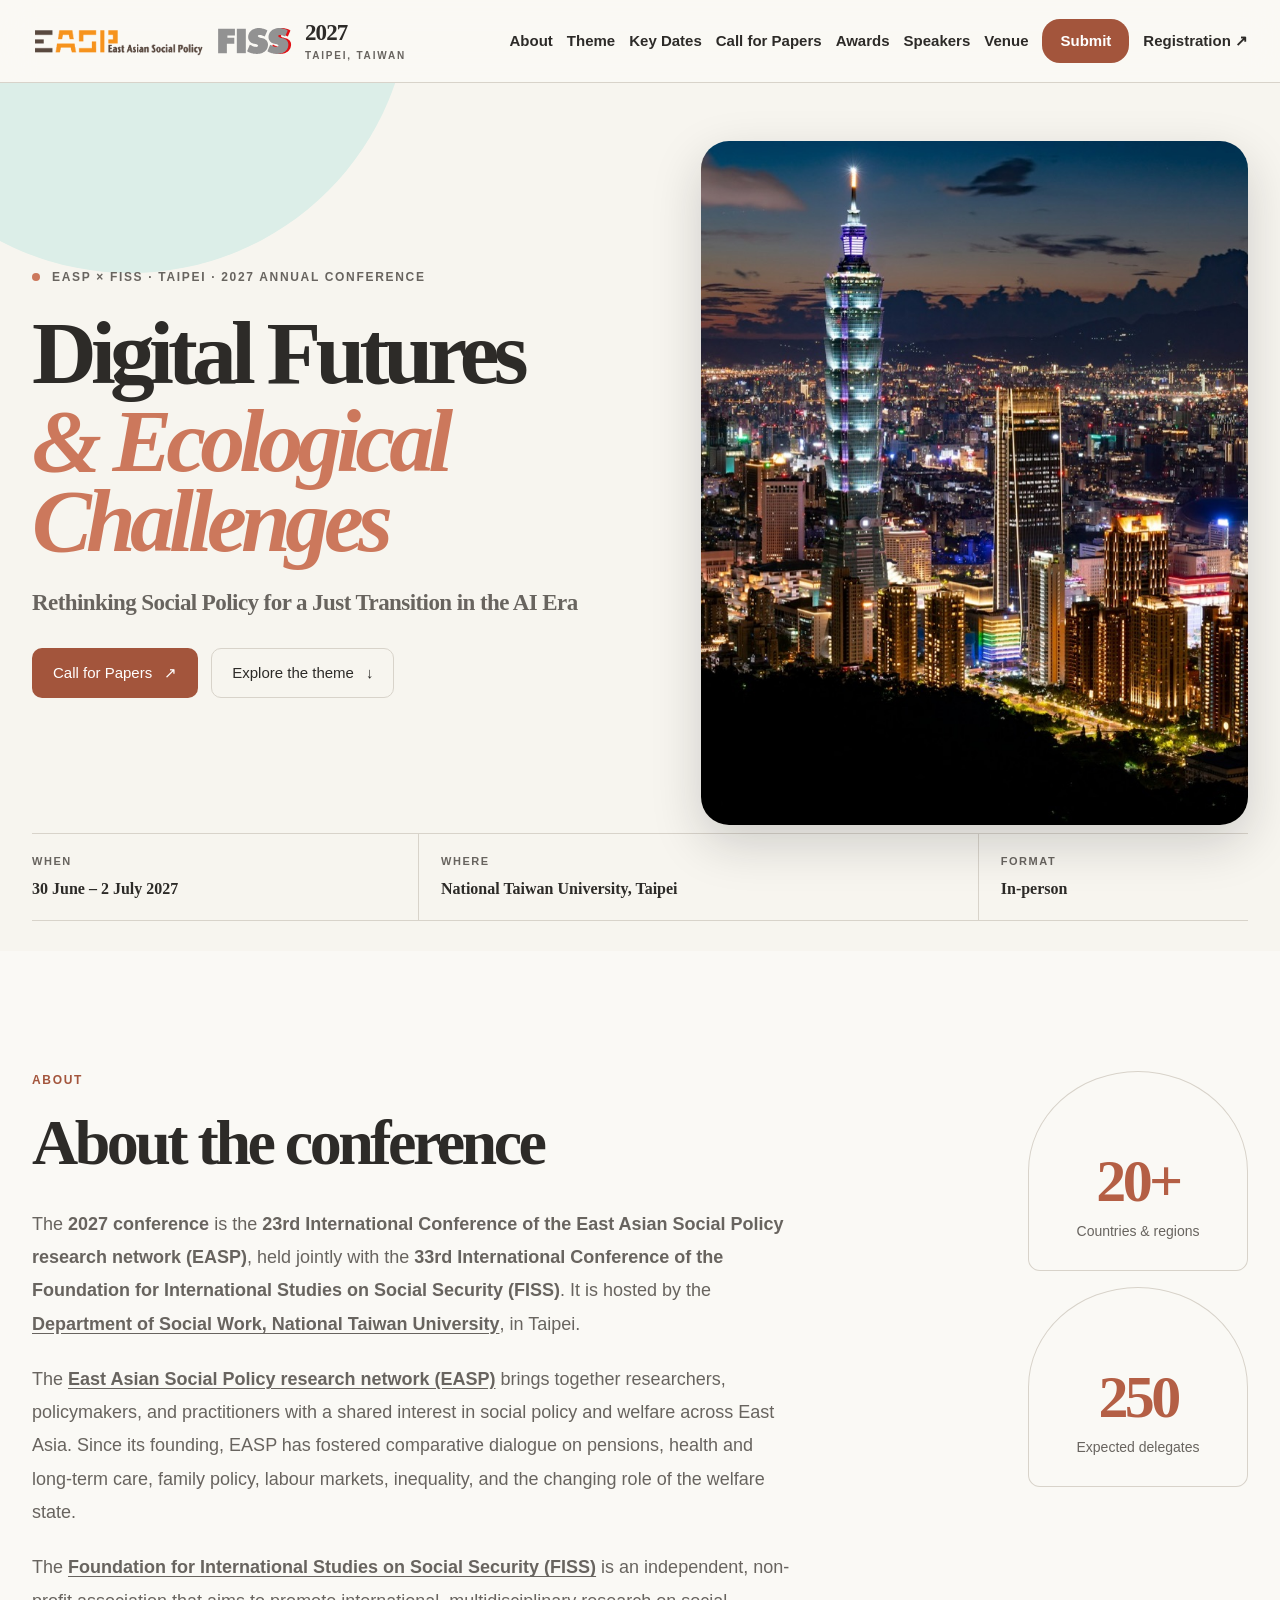
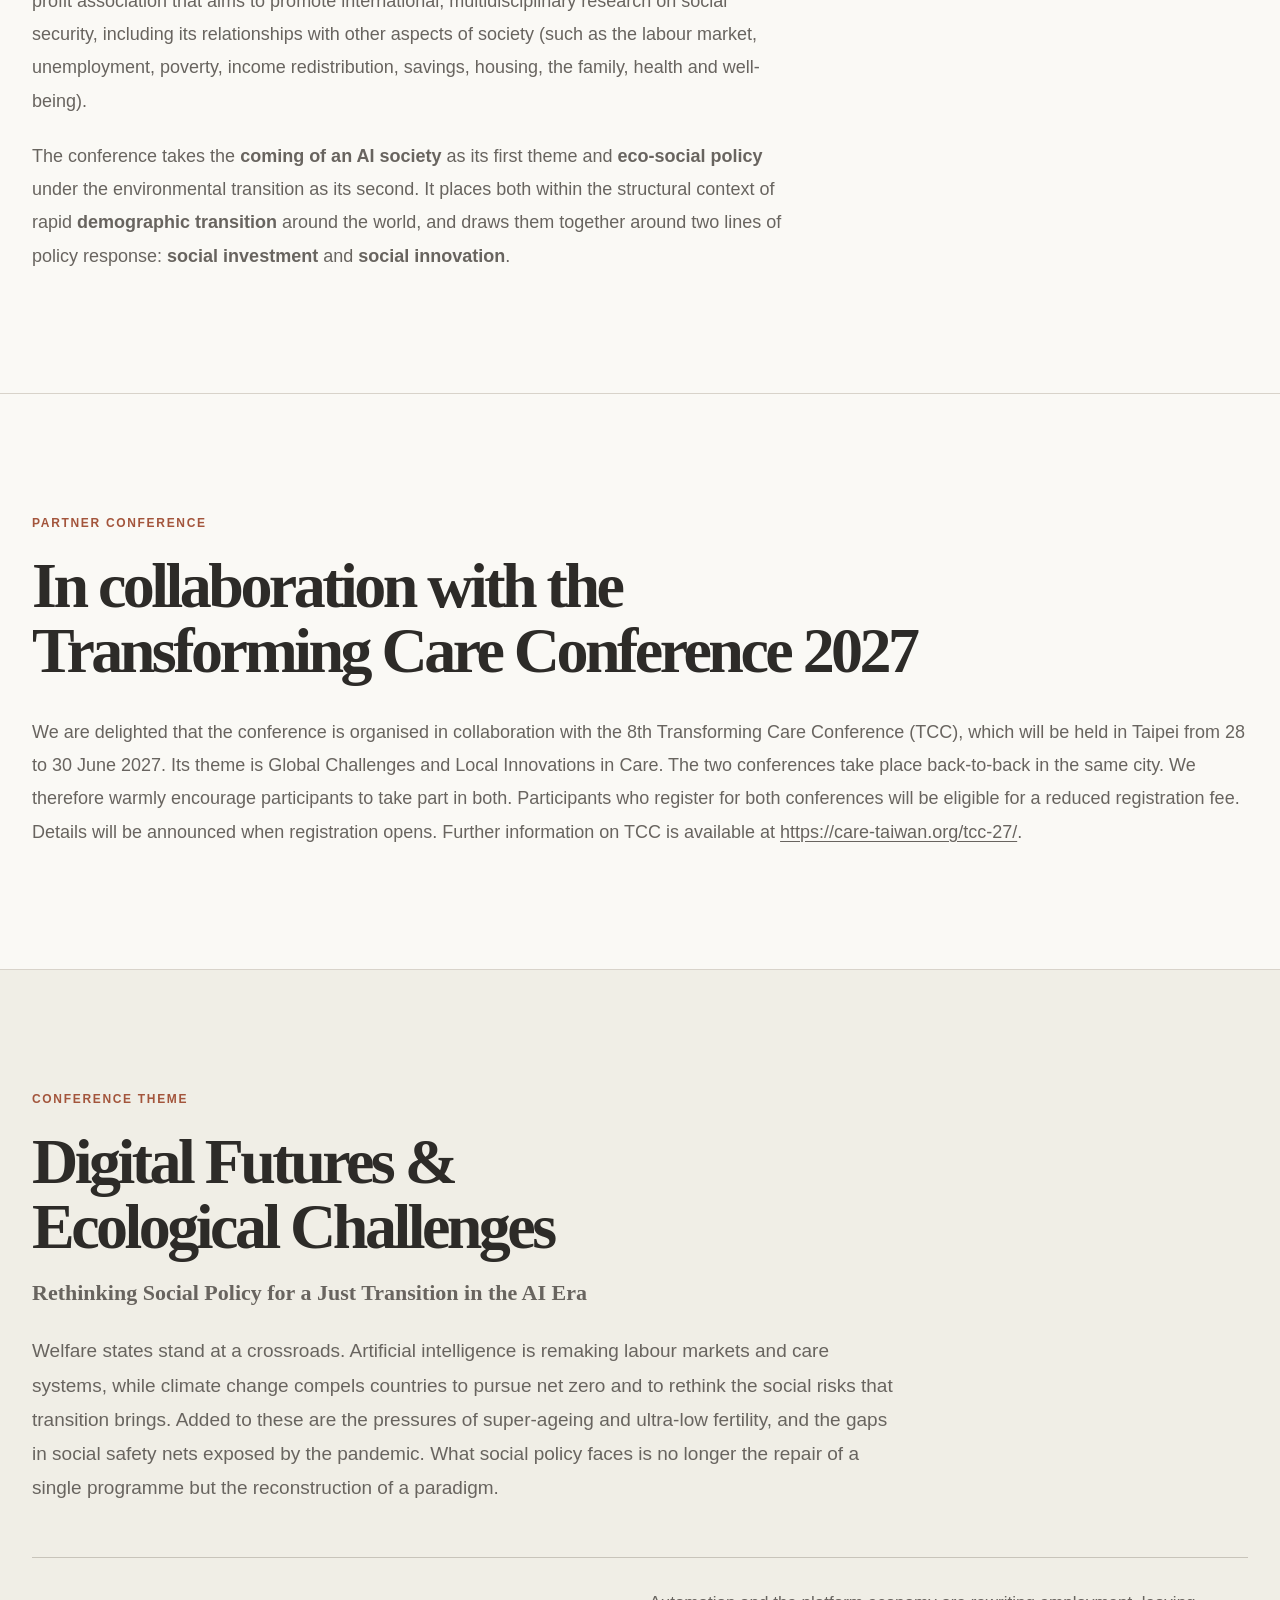
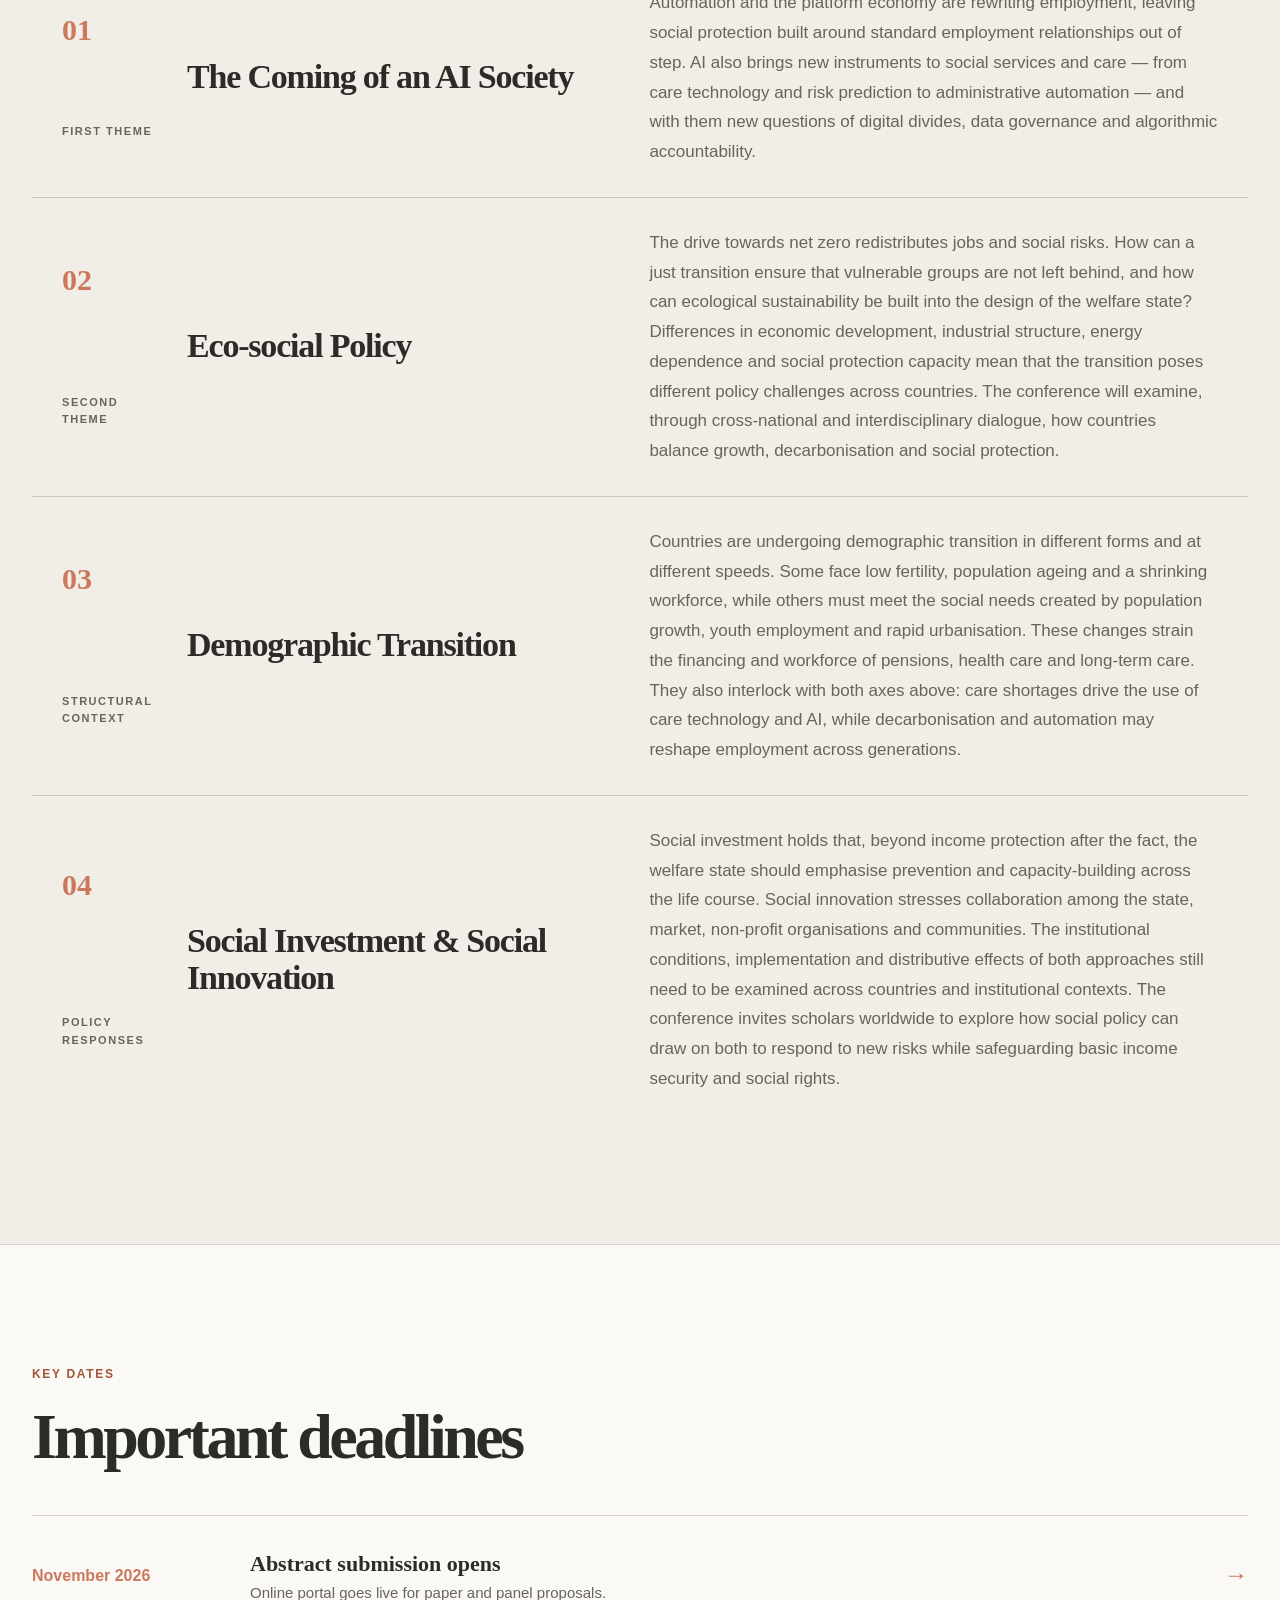
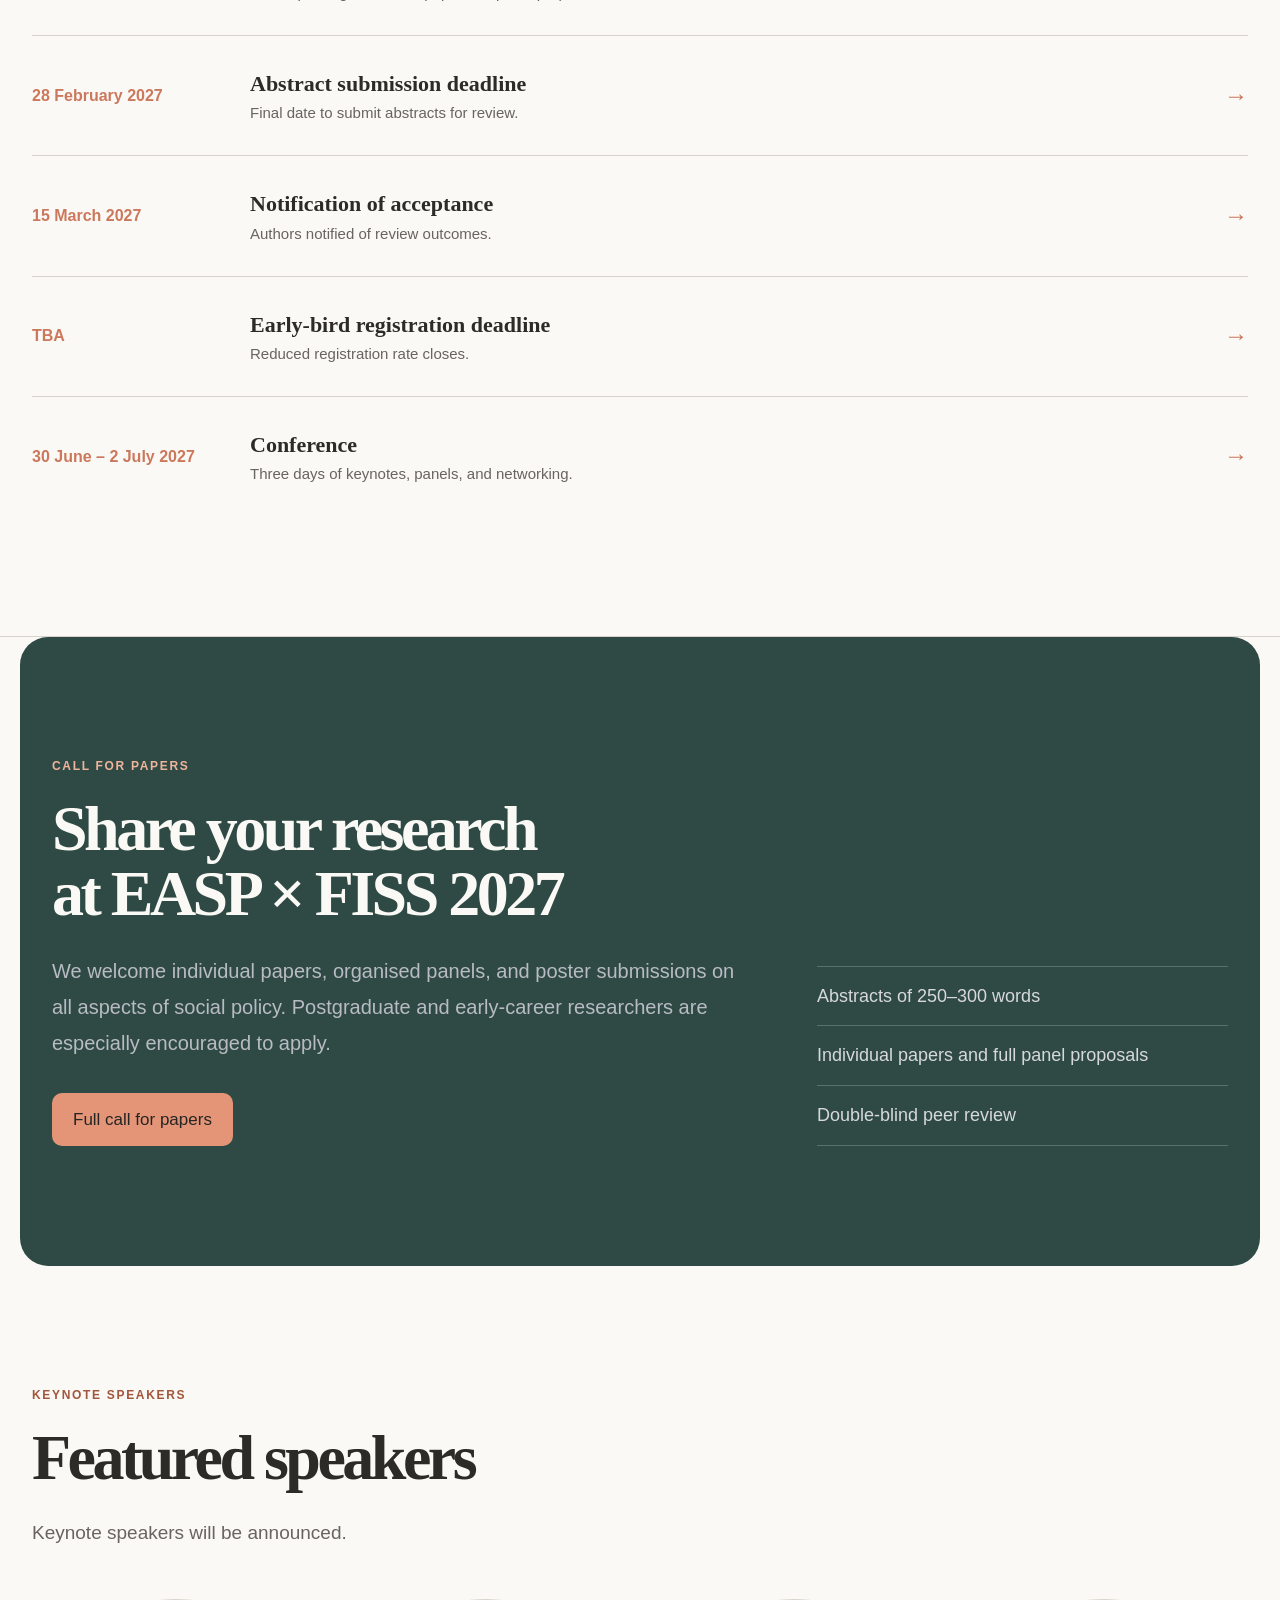
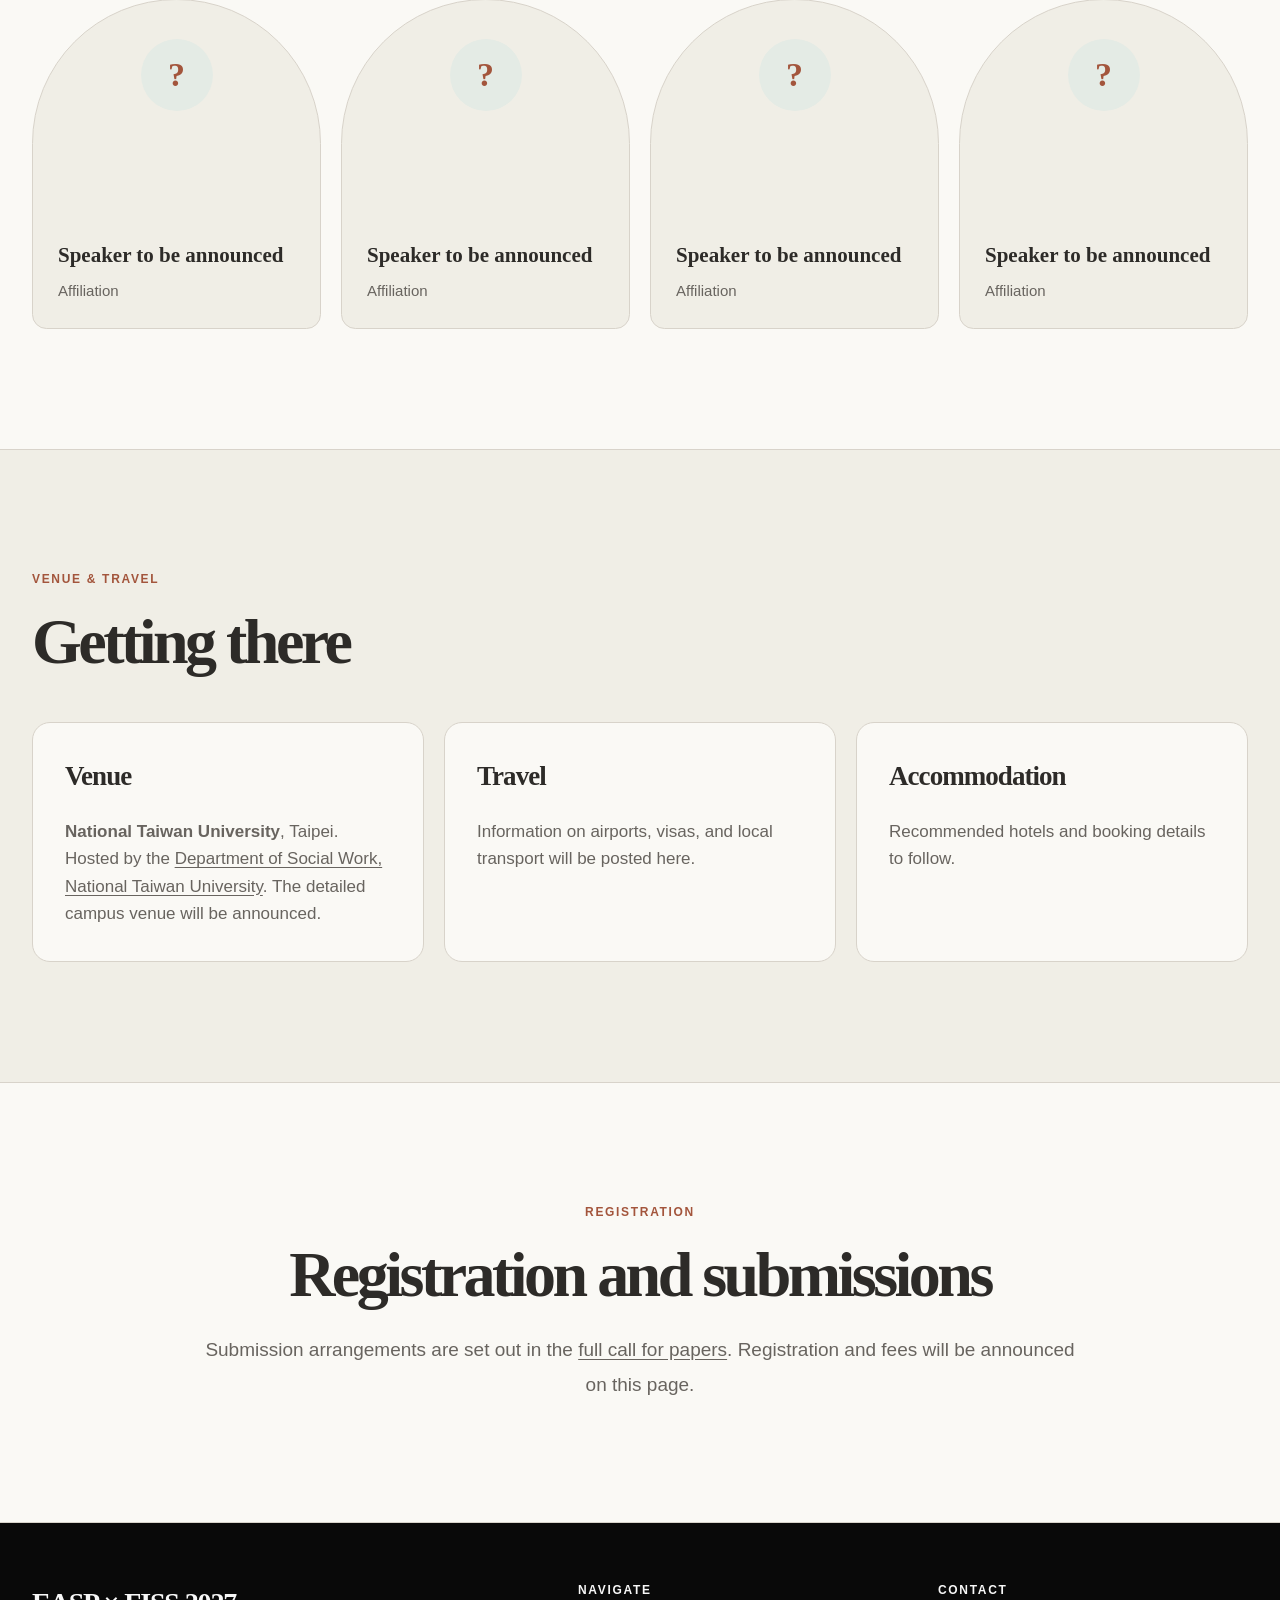
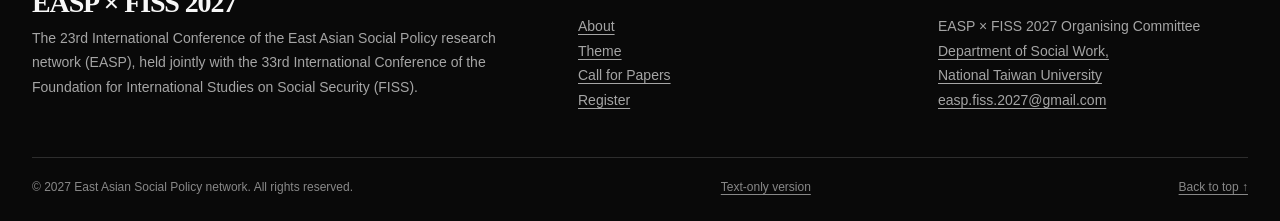
<file: index.html>
<!DOCTYPE html>
<html lang="en">
<head>
  <meta charset="utf-8" />
  <title>EASP 2027 — East Asian Social Policy Network Conference</title>
  <!-- Fallback shim: only served by the legacy branch-based Pages build,
       which publishes the repo root. Sends visitors to the real site in 網頁/.
       The Actions workflow deploys 網頁/ directly and never includes this file. -->
  <meta http-equiv="refresh" content="0; url=./%E7%B6%B2%E9%A0%81/" />
  <script>location.replace('./%E7%B6%B2%E9%A0%81/');</script>
</head>
<body>
  <p><a href="./%E7%B6%B2%E9%A0%81/">Continue to the EASP 2027 conference site…</a></p>
</body>
</html>
</file>
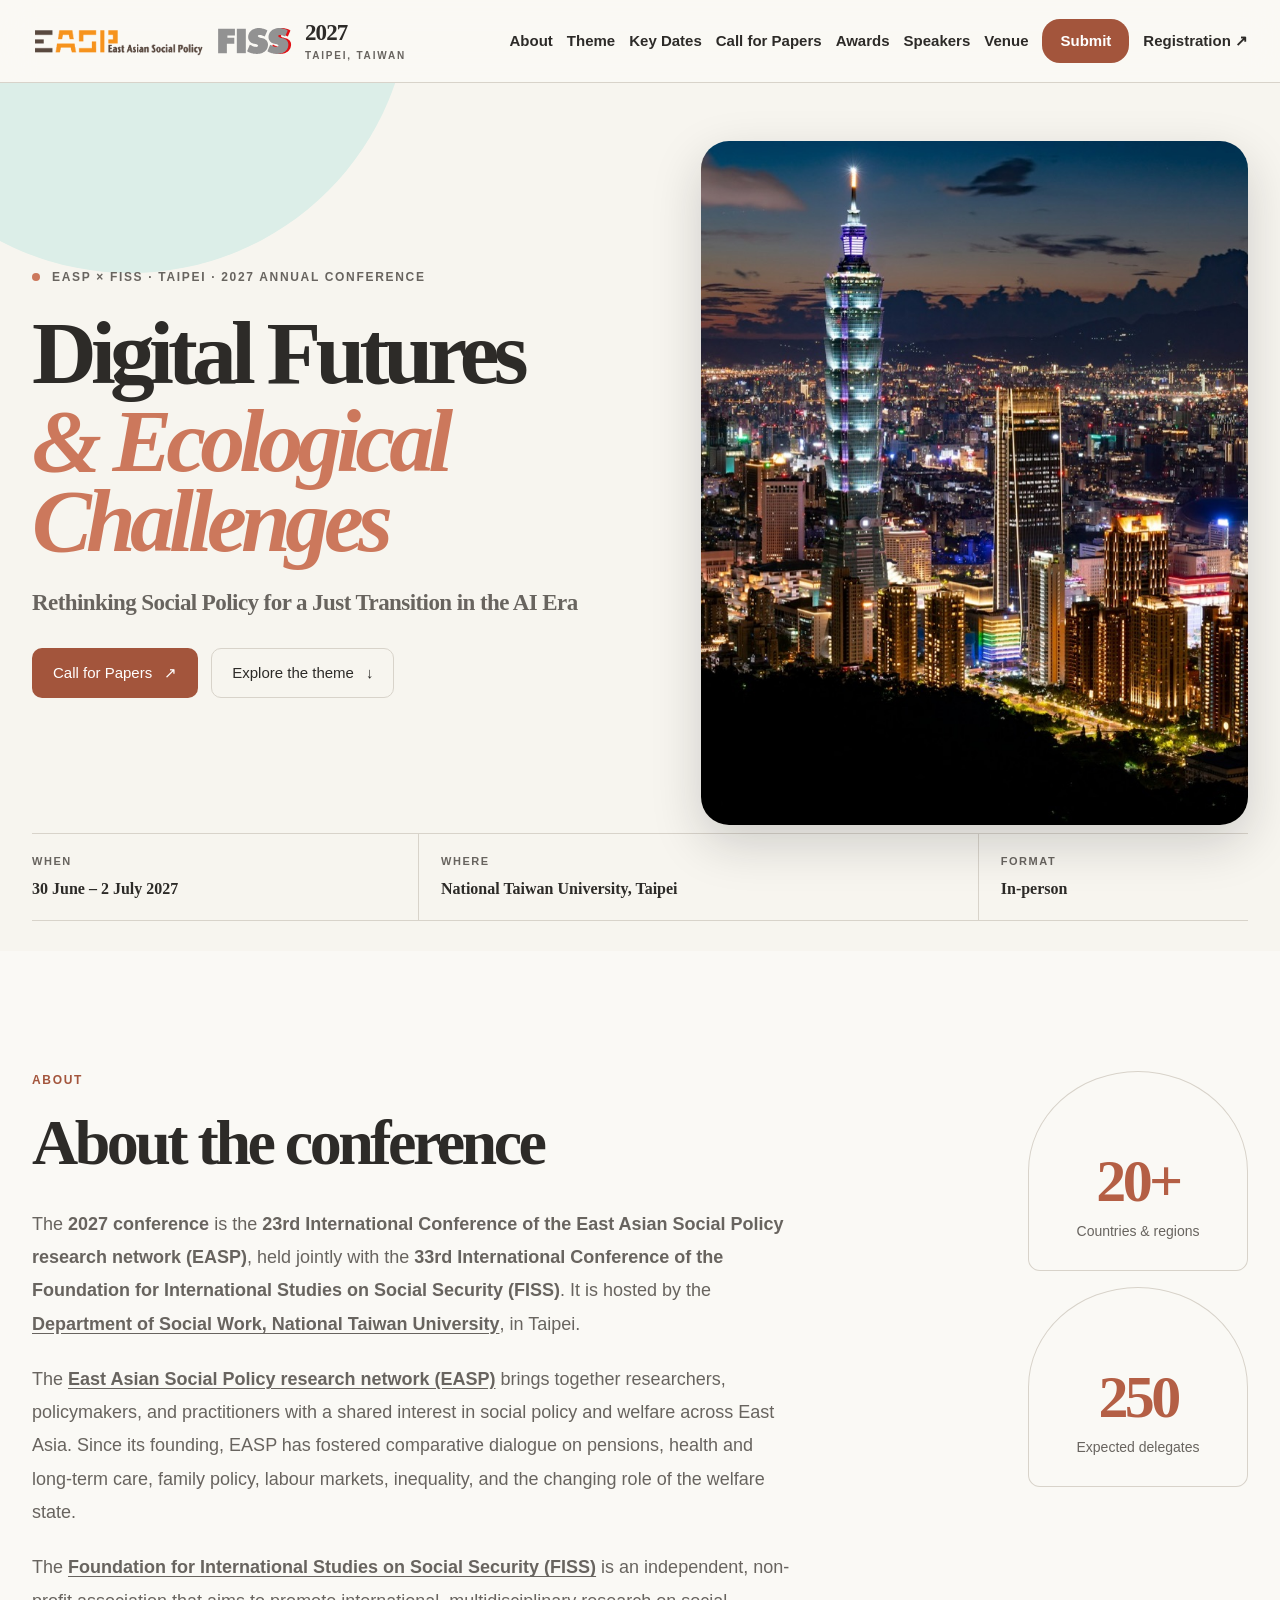
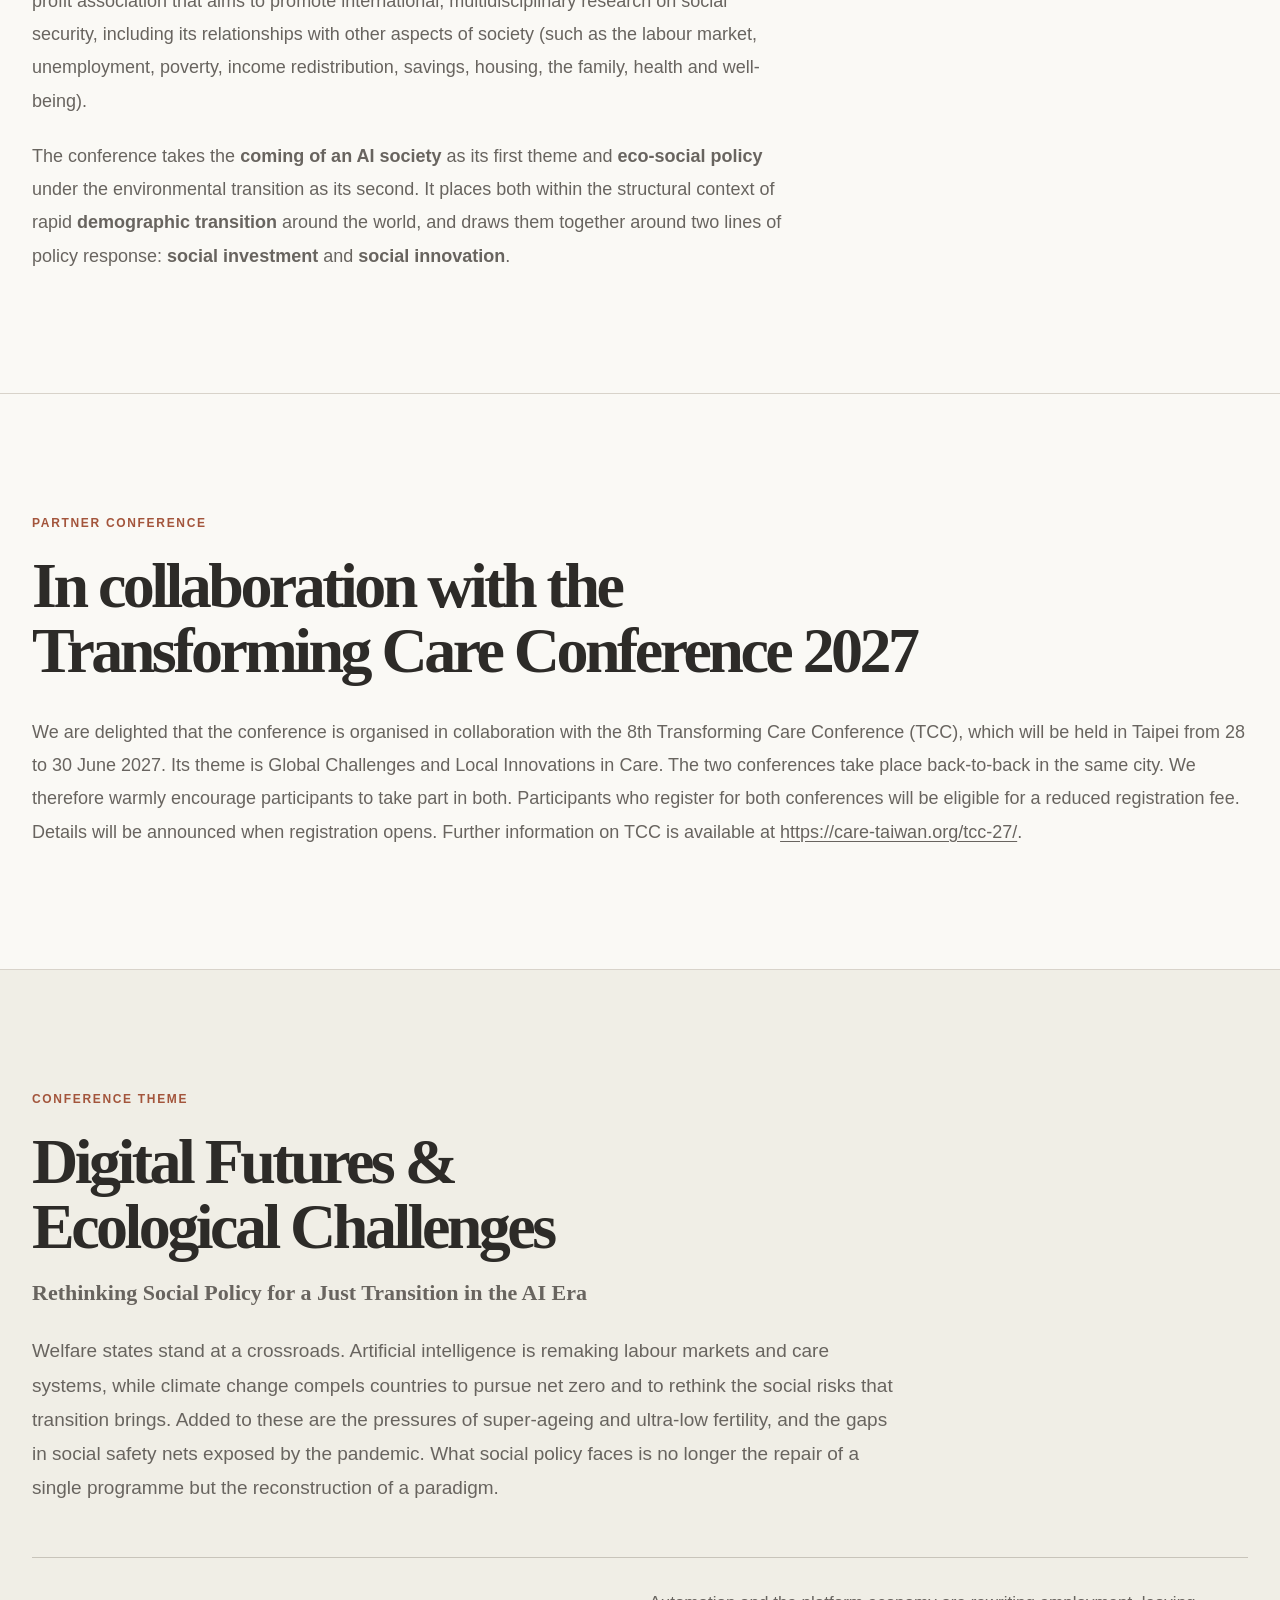
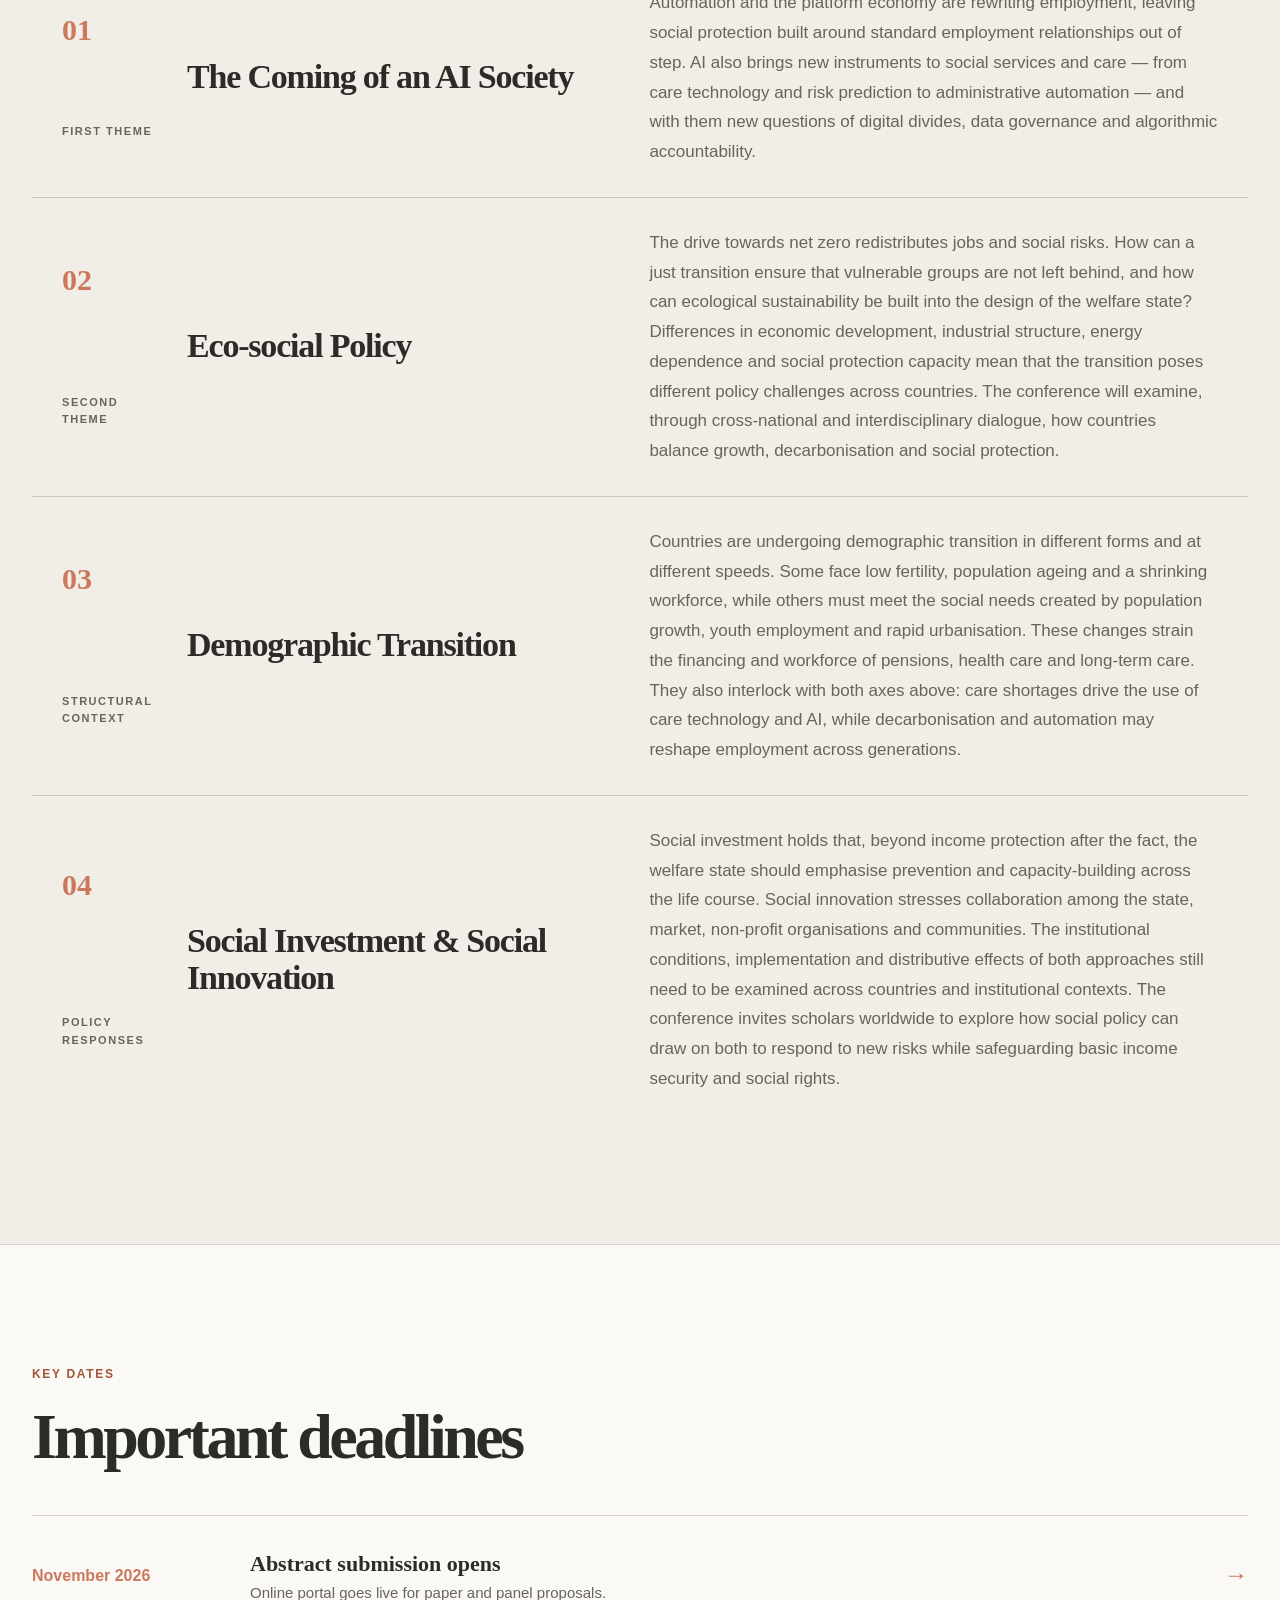
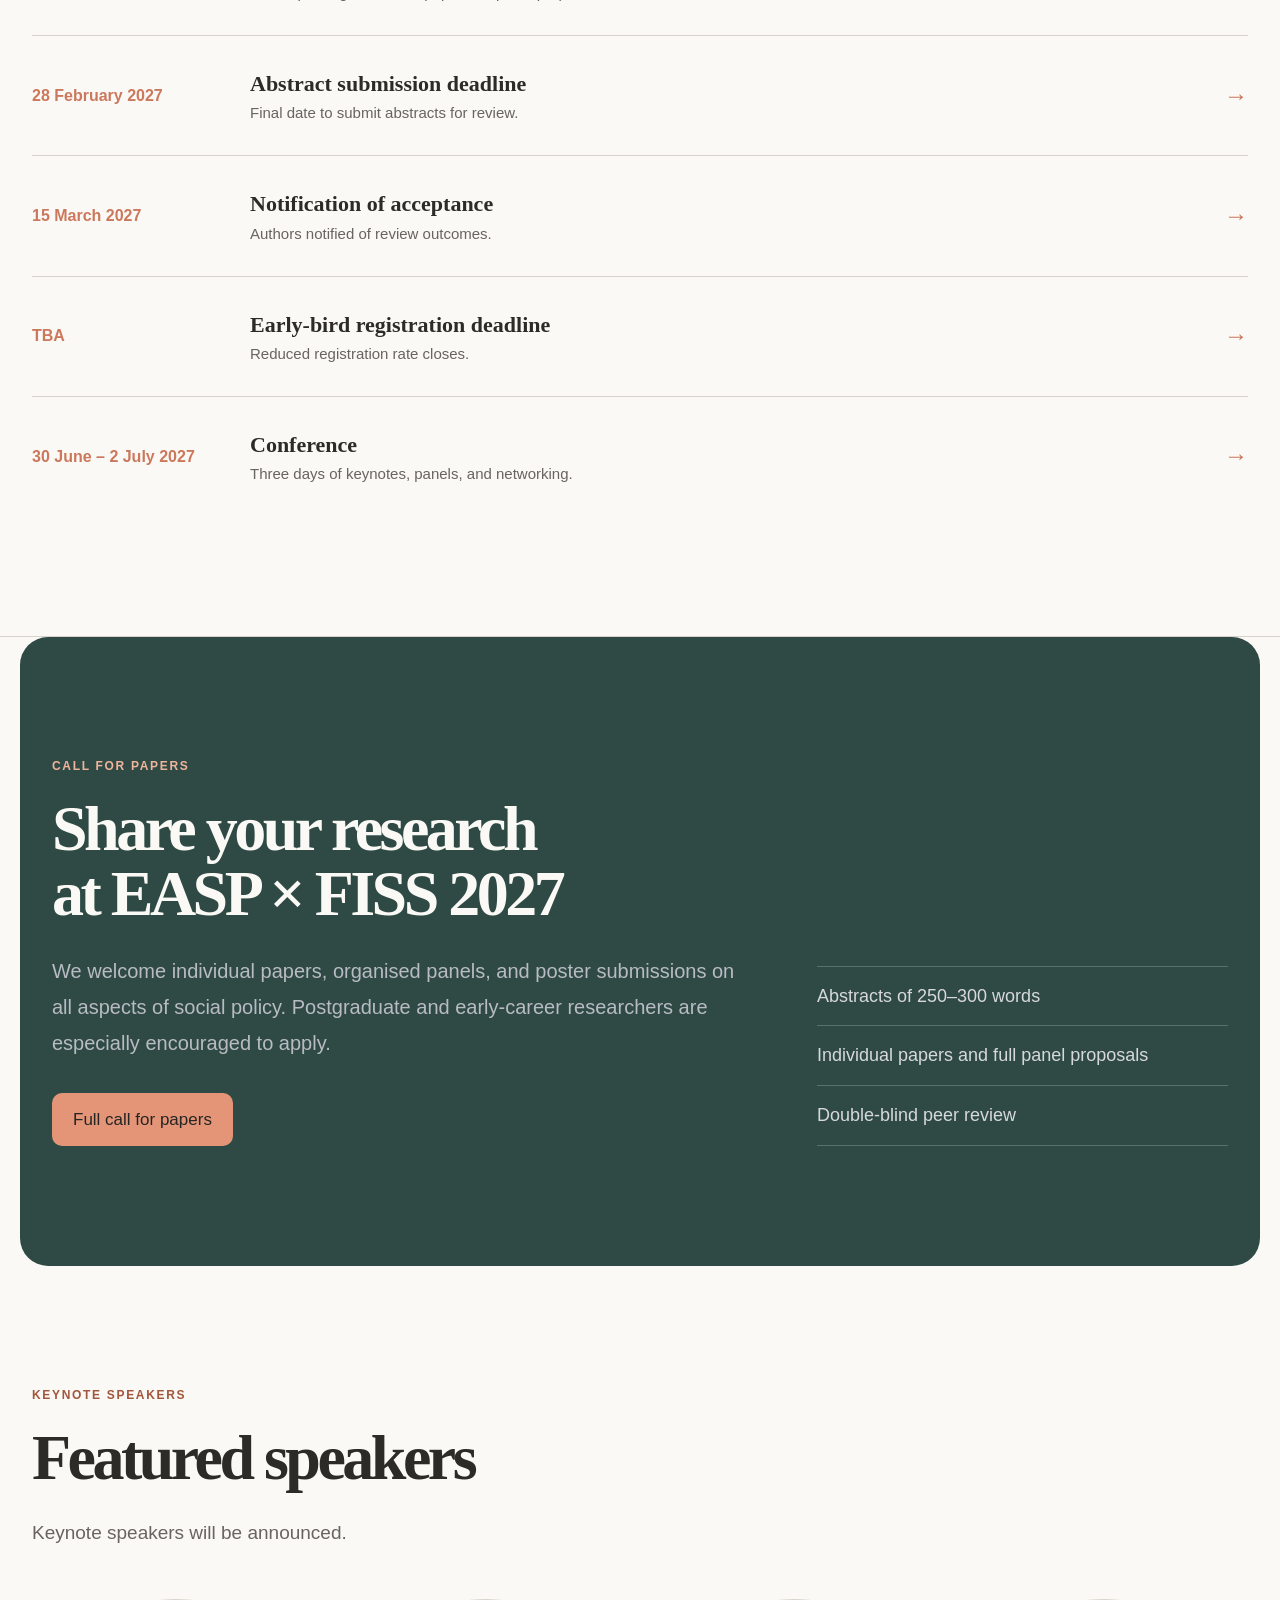
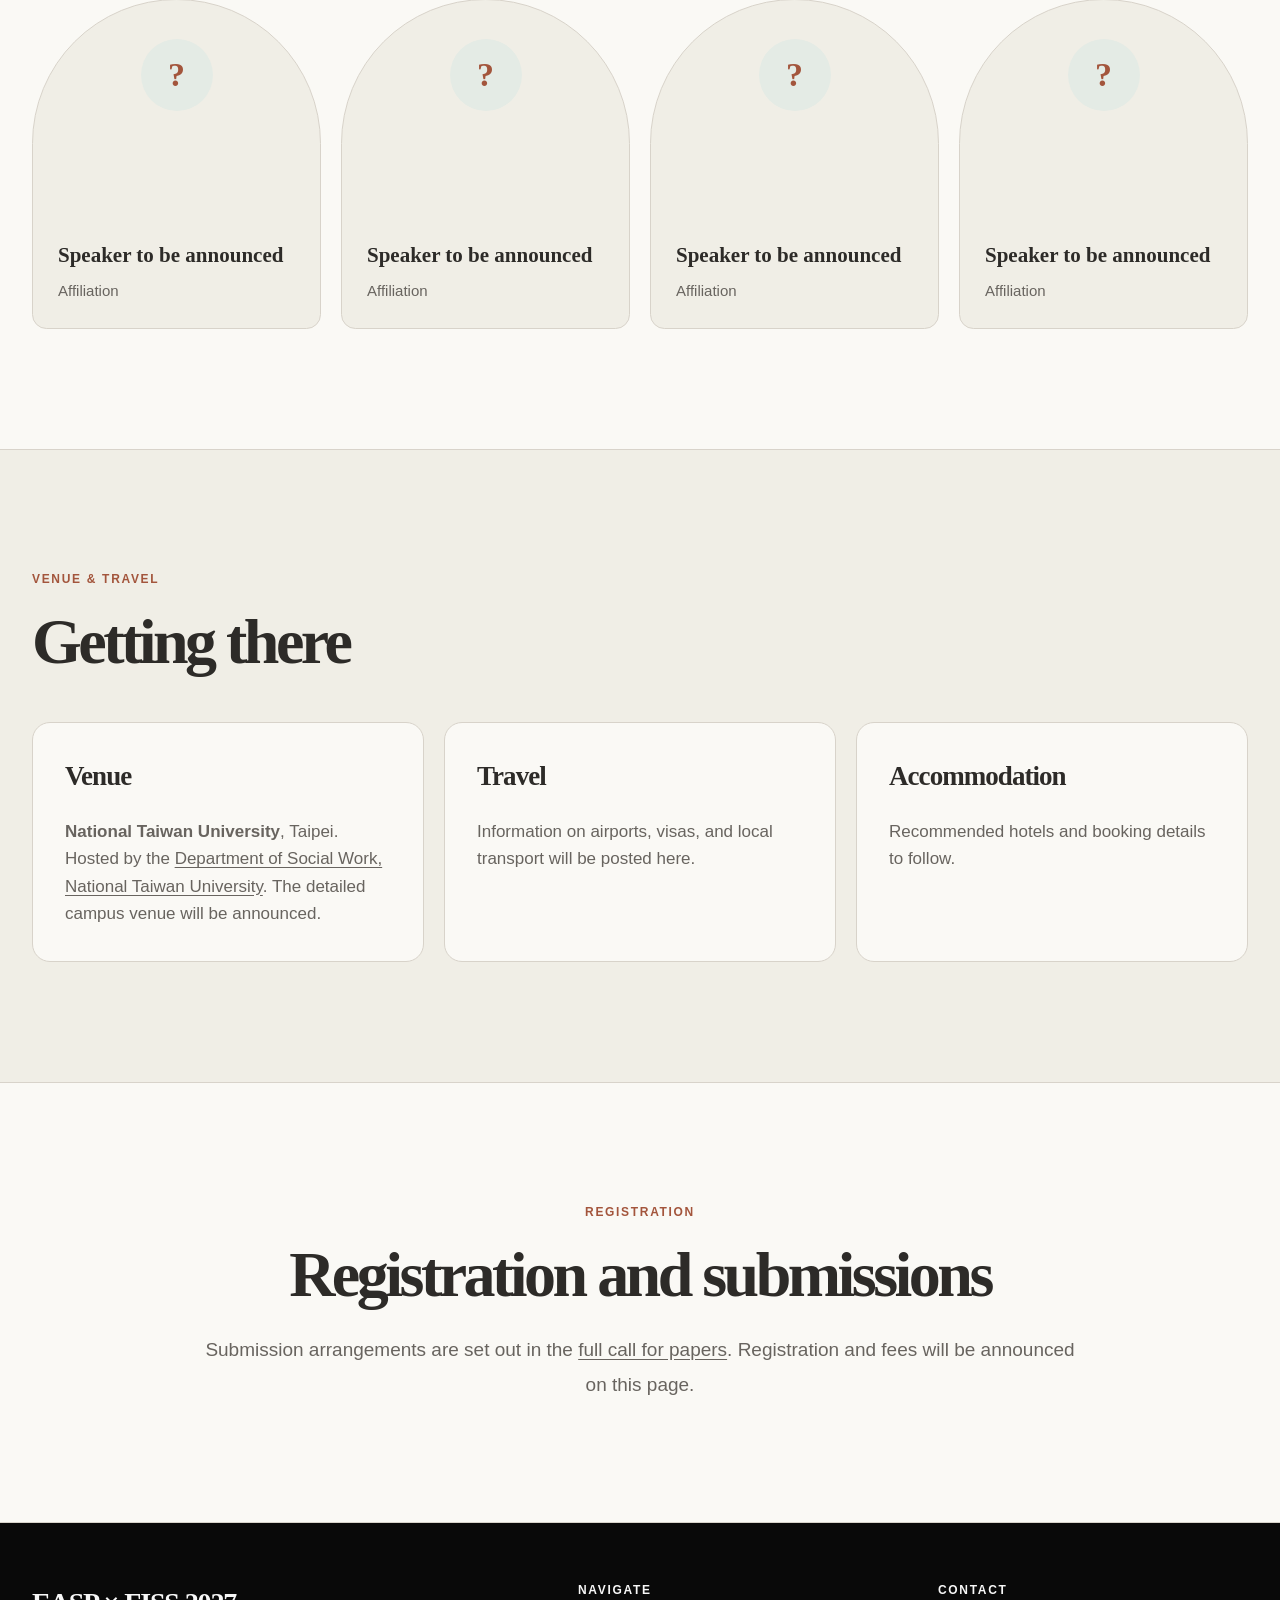
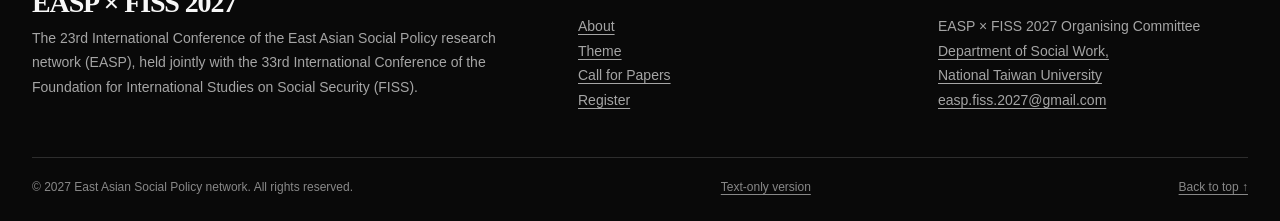
<file: 網頁/index.html>
<!doctype html>
<html lang="en"><head><meta charset="utf-8"><meta name="viewport" content="width=device-width,initial-scale=1"><title>EASP × FISS 2027 | Digital Futures &amp; Ecological Challenges</title><meta name="description" content="The 23rd EASP International Conference and the 33rd FISS International Conference, National Taiwan University, Taipei, 30 June – 2 July 2027."><meta name="google-site-verification" content="CFYEm6gKAoZ94CBD58aM0e_C0fNWHLycasa-41d4jWg"><link rel="canonical" href="https://easpfiss2027.org/"><script type="application/ld+json">{
  "@context": "https://schema.org",
  "@type": "Event",
  "name": "Digital Futures & Ecological Challenges. Rethinking Social Policy for a Just Transition in the AI Era",
  "description": "The 23rd EASP International Conference and the 33rd FISS International Conference, National Taiwan University, Taipei, 30 June – 2 July 2027.",
  "startDate": "2027-06-30",
  "endDate": "2027-07-02",
  "eventStatus": "https://schema.org/EventScheduled",
  "eventAttendanceMode": "https://schema.org/OfflineEventAttendanceMode",
  "url": "https://easpfiss2027.org/",
  "image": [
    "https://easpfiss2027.org/assets/taipei-101-night-unsplash.jpg"
  ],
  "location": {
    "@type": "Place",
    "name": "National Taiwan University",
    "address": {
      "@type": "PostalAddress",
      "addressLocality": "Taipei",
      "addressCountry": "TW"
    }
  },
  "organizer": {
    "@type": "Organization",
    "name": "Department of Social Work, National Taiwan University",
    "url": "https://ntusw.ntu.edu.tw/"
  }
}</script><link rel="icon" href="data:,"><link rel="stylesheet" href="claude-theme.css">
</head>
<body class="theme-claude">
<a class="skip-link" href="#main">Skip to content</a>
<header class="site-header" id="top">
<div class="wrap header-row">
<a class="brand" href="#top" aria-label="EASP × FISS 2027 home">
<img src="assets/easp-logo.gif" alt="EASP" width="81" height="33"><img class="brand-fiss" src="assets/fiss-logo.svg" alt="FISS" width="74" height="33">
<span class="brand-lockup">2027<small>TAIPEI, TAIWAN</small></span>
</a>
<button class="menu-button" type="button" aria-expanded="false" aria-controls="main-nav" aria-label="Toggle navigation">Menu</button>
<nav class="main-nav" id="main-nav" aria-label="Primary">
<a href="#about">About</a><a href="#theme">Theme</a><a href="#dates">Key Dates</a><a href="#cfp">Call for Papers</a><a href="cfp#awards">Awards</a><a href="#speakers">Speakers</a><a href="#venue">Venue</a><a class="nav-cta" href="submit">Submit</a><a href="#register">Registration ↗</a>
</nav>
</div>
</header>
<main id="main">
<section class="hero">
<div class="wrap">
<div class="hero-grid">
<div class="hero-copy">
<p class="eyebrow">EASP × FISS · TAIPEI · 2027 Annual Conference</p>
<h1>Digital Futures <em>&amp; Ecological Challenges</em></h1>
<p class="hero-subtitle">Rethinking Social Policy for a Just Transition in the AI Era</p>
<div class="hero-actions">
<a class="button" href="#cfp">Call for Papers <span aria-hidden="true">↗</span></a>
<a class="button button-secondary" href="#theme">Explore the theme <span aria-hidden="true">↓</span></a>
</div>
</div>
<figure class="visual-stage hero-photo" aria-label="Taipei skyline at night with Taipei 101"><img src="assets/taipei-101-night-unsplash.jpg" alt="Taipei skyline at night with Taipei 101" width="1400" height="934"></figure>
</div>
<div class="hero-meta">
<div><span class="meta-label">When</span><strong>30 June – 2 July 2027</strong></div>
<div><span class="meta-label">Where</span><strong>National Taiwan University, Taipei</strong></div>
<div><span class="meta-label">Format</span><strong>In-person</strong></div>
</div>
</div>
</section>

<section class="section" id="about">
<div class="wrap about-grid">
<div>
<span class="section-label">About</span>
<h2>About the conference</h2>
<div class="prose" style="margin-top:32px">
<p>The <strong>2027 conference</strong> is the <strong>23rd International Conference of the East Asian Social Policy research network (EASP)</strong>, held jointly with the <strong>33rd International Conference of the Foundation for International Studies on Social Security (FISS)</strong>. It is hosted by the <strong><a href="https://ntusw.ntu.edu.tw/?locale=en" target="_blank" rel="noopener">Department of Social Work, National Taiwan University</a></strong>, in Taipei.</p>
<p>The <strong><a href="https://welfareasia.org/" target="_blank" rel="noopener">East Asian Social Policy research network (EASP)</a></strong> brings together researchers, policymakers, and practitioners with a shared interest in social policy and welfare across East Asia. Since its founding, EASP has fostered comparative dialogue on pensions, health and long-term care, family policy, labour markets, inequality, and the changing role of the welfare state.</p>
<p>The <strong><a href="https://www.fisssocialsecurity.org/" target="_blank" rel="noopener">Foundation for International Studies on Social Security (FISS)</a></strong> is an independent, non-profit association that aims to promote international, multidisciplinary research on social security, including its relationships with other aspects of society (such as the labour market, unemployment, poverty, income redistribution, savings, housing, the family, health and well-being).</p>
<p>The conference takes the <strong>coming of an AI society</strong> as its first theme and <strong>eco-social policy</strong> under the environmental transition as its second. It places both within the structural context of rapid <strong>demographic transition</strong> around the world, and draws them together around two lines of policy response: <strong>social investment</strong> and <strong>social innovation</strong>.</p>
</div>
</div>
<div class="stats" aria-label="Conference summary">
<div class="stat"><span class="stat-number">20+</span><span class="stat-text">Countries &amp; regions</span></div>
<div class="stat"><span class="stat-number">250</span><span class="stat-text">Expected delegates</span></div>
</div>
</div>
</section>

<section class="section" id="tcc">
<div class="wrap">
<span class="section-label">Partner conference</span>
<h2>In collaboration with the Transforming Care Conference 2027</h2>
<div class="prose" style="margin-top:32px">
<p>We are delighted that the conference is organised in collaboration with the 8th Transforming Care Conference (TCC), which will be held in Taipei from 28 to 30 June 2027. Its theme is Global Challenges and Local Innovations in Care. The two conferences take place back-to-back in the same city. We therefore warmly encourage participants to take part in both. Participants who register for both conferences will be eligible for a reduced registration fee. Details will be announced when registration opens. Further information on TCC is available at <a href="https://care-taiwan.org/tcc-27/" target="_blank" rel="noopener">https://care-taiwan.org/tcc-27/</a>.</p>
</div>
</div>
</section>

<section class="section section-alt" id="theme">
<div class="wrap">
<span class="section-label">Conference theme</span>
<h2>Digital Futures &amp; Ecological Challenges</h2>
<p class="theme-sub">Rethinking Social Policy for a Just Transition in the AI Era</p>
<p class="section-intro">Welfare states stand at a crossroads. Artificial intelligence is remaking labour markets and care systems, while climate change compels countries to pursue net zero and to rethink the social risks that transition brings. Added to these are the pressures of super-ageing and ultra-low fertility, and the gaps in social safety nets exposed by the pandemic. What social policy faces is no longer the repair of a single programme but the reconstruction of a paradigm.</p>
<div class="axis-grid">
<article class="axis-card"><span class="axis-index">01</span><span class="axis-label">First theme</span><h3>The Coming of an AI Society</h3><p>Automation and the platform economy are rewriting employment, leaving social protection built around standard employment relationships out of step. AI also brings new instruments to social services and care — from care technology and risk prediction to administrative automation — and with them new questions of digital divides, data governance and algorithmic accountability.</p></article>
<article class="axis-card"><span class="axis-index">02</span><span class="axis-label">Second theme</span><h3>Eco-social Policy</h3><p>The drive towards net zero redistributes jobs and social risks. How can a just transition ensure that vulnerable groups are not left behind, and how can ecological sustainability be built into the design of the welfare state? Differences in economic development, industrial structure, energy dependence and social protection capacity mean that the transition poses different policy challenges across countries. The conference will examine, through cross-national and interdisciplinary dialogue, how countries balance growth, decarbonisation and social protection.</p></article>
<article class="axis-card"><span class="axis-index">03</span><span class="axis-label">Structural context</span><h3>Demographic Transition</h3><p>Countries are undergoing demographic transition in different forms and at different speeds. Some face low fertility, population ageing and a shrinking workforce, while others must meet the social needs created by population growth, youth employment and rapid urbanisation. These changes strain the financing and workforce of pensions, health care and long-term care. They also interlock with both axes above: care shortages drive the use of care technology and AI, while decarbonisation and automation may reshape employment across generations.</p></article>
<article class="axis-card"><span class="axis-index">04</span><span class="axis-label">Policy responses</span><h3>Social Investment &amp; Social Innovation</h3><p>Social investment holds that, beyond income protection after the fact, the welfare state should emphasise prevention and capacity-building across the life course. Social innovation stresses collaboration among the state, market, non-profit organisations and communities. The institutional conditions, implementation and distributive effects of both approaches still need to be examined across countries and institutional contexts. The conference invites scholars worldwide to explore how social policy can draw on both to respond to new risks while safeguarding basic income security and social rights.</p></article>
</div>
</div>
</section>

<section class="section" id="dates">
<div class="wrap">
<span class="section-label">Key dates</span>
<h2>Important deadlines</h2>
<ol class="date-list">
<li><time datetime="2026-11">November 2026</time><div><h3>Abstract submission opens</h3><p>Online portal goes live for paper and panel proposals.</p></div><span class="date-arrow" aria-hidden="true">→</span></li>
<li><time datetime="2027-02-28">28 February 2027</time><div><h3>Abstract submission deadline</h3><p>Final date to submit abstracts for review.</p></div><span class="date-arrow" aria-hidden="true">→</span></li>
<li><time datetime="2027-03-15">15 March 2027</time><div><h3>Notification of acceptance</h3><p>Authors notified of review outcomes.</p></div><span class="date-arrow" aria-hidden="true">→</span></li>
<li><time>TBA</time><div><h3>Early-bird registration deadline</h3><p>Reduced registration rate closes.</p></div><span class="date-arrow" aria-hidden="true">→</span></li>
<li><time datetime="2027-06-30">30 June – 2 July 2027</time><div><h3>Conference</h3><p>Three days of keynotes, panels, and networking.</p></div><span class="date-arrow" aria-hidden="true">→</span></li>
</ol>
</div>
</section>

<section class="section cfp" id="cfp">
<div class="wrap cfp-grid">
<div>
<span class="section-label">Call for papers</span>
<h2>Share your research at EASP × FISS 2027</h2>
<p>We welcome individual papers, organised panels, and poster submissions on all aspects of social policy. Postgraduate and early-career researchers are especially encouraged to apply.</p>
<a class="button" href="cfp">Full call for papers</a>
</div>
<ul class="cfp-list">
<li>Abstracts of 250–300 words</li>
<li>Individual papers and full panel proposals</li>
<li>Double-blind peer review</li>
</ul>
</div>
</section>

<section class="section" id="speakers">
<div class="wrap">
<span class="section-label">Keynote speakers</span>
<h2>Featured speakers</h2>
<p class="section-intro">Keynote speakers will be announced.</p>
<div class="speaker-grid">
<article class="speaker"><span class="avatar" aria-hidden="true">?</span><h3>Speaker to be announced</h3><p>Affiliation</p></article>
<article class="speaker"><span class="avatar" aria-hidden="true">?</span><h3>Speaker to be announced</h3><p>Affiliation</p></article>
<article class="speaker"><span class="avatar" aria-hidden="true">?</span><h3>Speaker to be announced</h3><p>Affiliation</p></article>
<article class="speaker"><span class="avatar" aria-hidden="true">?</span><h3>Speaker to be announced</h3><p>Affiliation</p></article>
</div>
</div>
</section>

<section class="section section-alt" id="venue">
<div class="wrap">
<span class="section-label">Venue &amp; travel</span>
<h2>Getting there</h2>
<div class="venue-grid">
<article class="venue-card"><h3>Venue</h3><p><strong>National Taiwan University</strong>, Taipei. Hosted by the <a href="https://ntusw.ntu.edu.tw/?locale=en" target="_blank" rel="noopener">Department of Social Work, National Taiwan University</a>. The detailed campus venue will be announced.</p></article>
<article class="venue-card"><h3>Travel</h3><p>Information on airports, visas, and local transport will be posted here.</p></article>
<article class="venue-card"><h3>Accommodation</h3><p>Recommended hotels and booking details to follow.</p></article>
</div>
</div>
</section>

<section class="section register" id="register">
<div class="wrap">
<span class="section-label">Registration</span>
<h2>Registration and submissions</h2>
<p class="section-intro">Submission arrangements are set out in the <a href="cfp">full call for papers</a>. Registration and fees will be announced on this page.</p>
</div>
</section>
</main>

<footer class="site-footer" id="contact">
<div class="wrap footer-grid">
<div><div class="footer-brand">EASP × FISS 2027</div><p>The 23rd International Conference of the East Asian Social Policy research network (EASP), held jointly with the 33rd International Conference of the Foundation for International Studies on Social Security (FISS).</p></div>
<div><h3>Navigate</h3><ul><li><a href="#about">About</a></li><li><a href="#theme">Theme</a></li><li><a href="#cfp">Call for Papers</a></li><li><a href="#register">Register</a></li></ul></div>
<div><h3>Contact</h3><ul><li>EASP × FISS 2027 Organising Committee</li><li><a href="https://ntusw.ntu.edu.tw/?locale=en" target="_blank" rel="noopener">Department of Social Work,<br>National Taiwan University</a></li><li><a href="mailto:easp.fiss.2027@gmail.com">easp.fiss.2027@gmail.com</a></li></ul></div>
</div>
<div class="wrap footer-bottom"><p>© 2027 East Asian Social Policy network. All rights reserved.</p><p><a href="text">Text-only version</a></p><p><a href="#top">Back to top ↑</a></p></div>
</footer>
<script>(()=>{const m=document.querySelector('.menu-button'),n=document.querySelector('.main-nav');if(!m||!n)return;const close=()=>{n.classList.remove('is-open');m.setAttribute('aria-expanded','false')};m.addEventListener('click',()=>{const o=m.getAttribute('aria-expanded')!=='true';m.setAttribute('aria-expanded',String(o));n.classList.toggle('is-open',o)});n.querySelectorAll('a').forEach(a=>a.addEventListener('click',close));document.addEventListener('keydown',e=>{if(e.key==='Escape'&&n.classList.contains('is-open')){close();m.focus()}})})();</script>
</body>
</html>
</file>
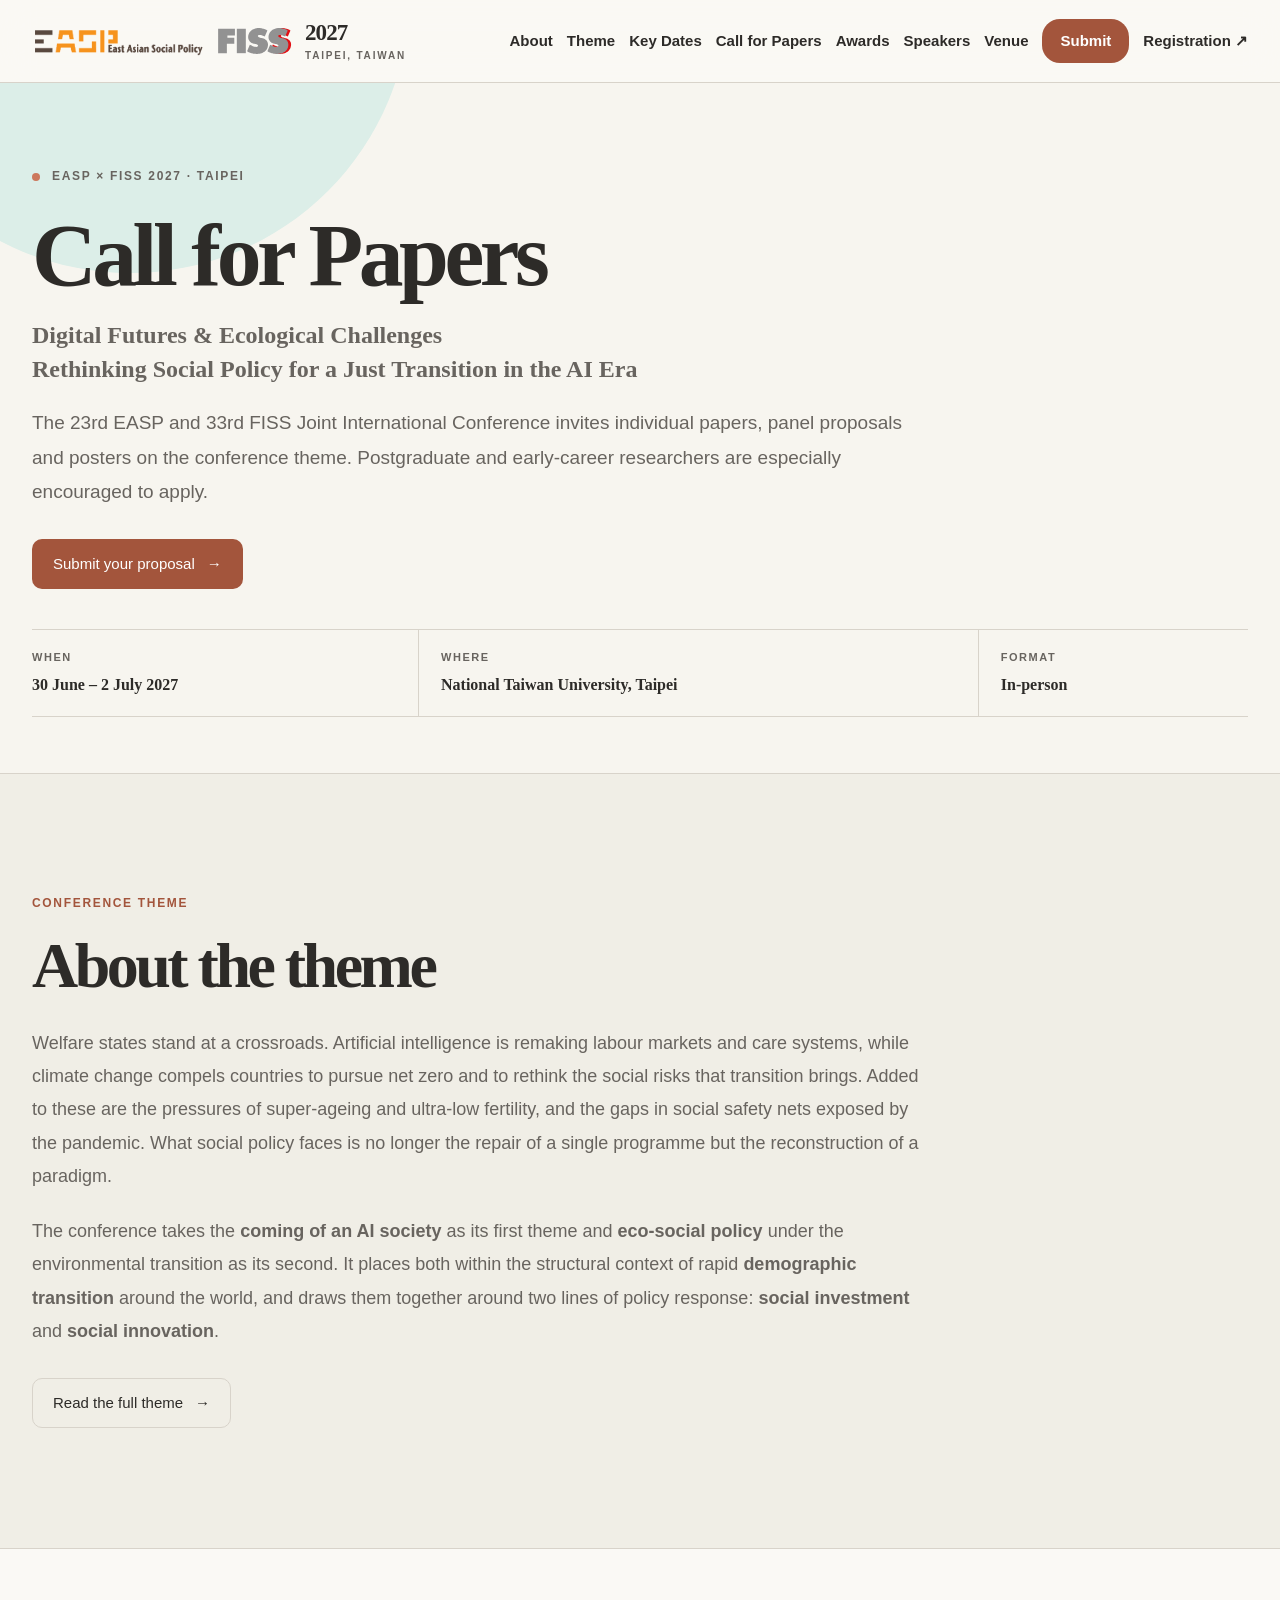
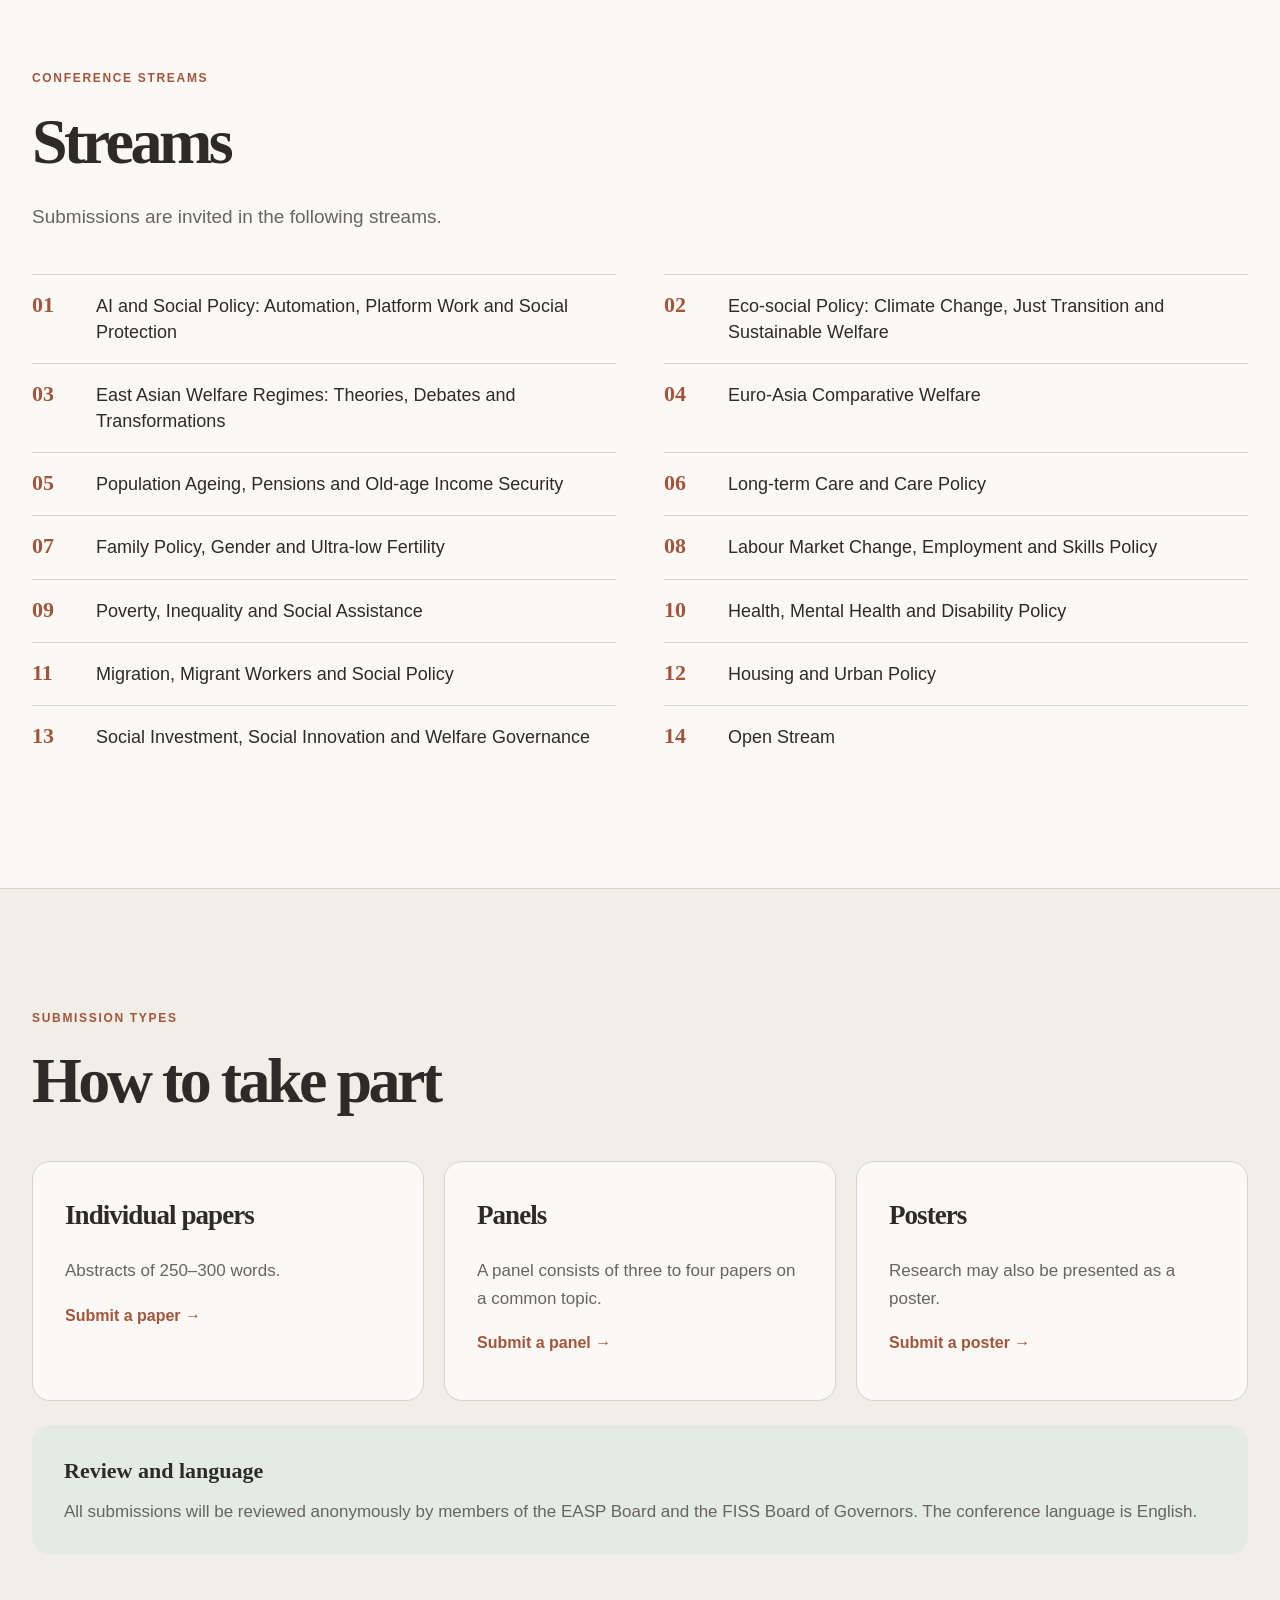
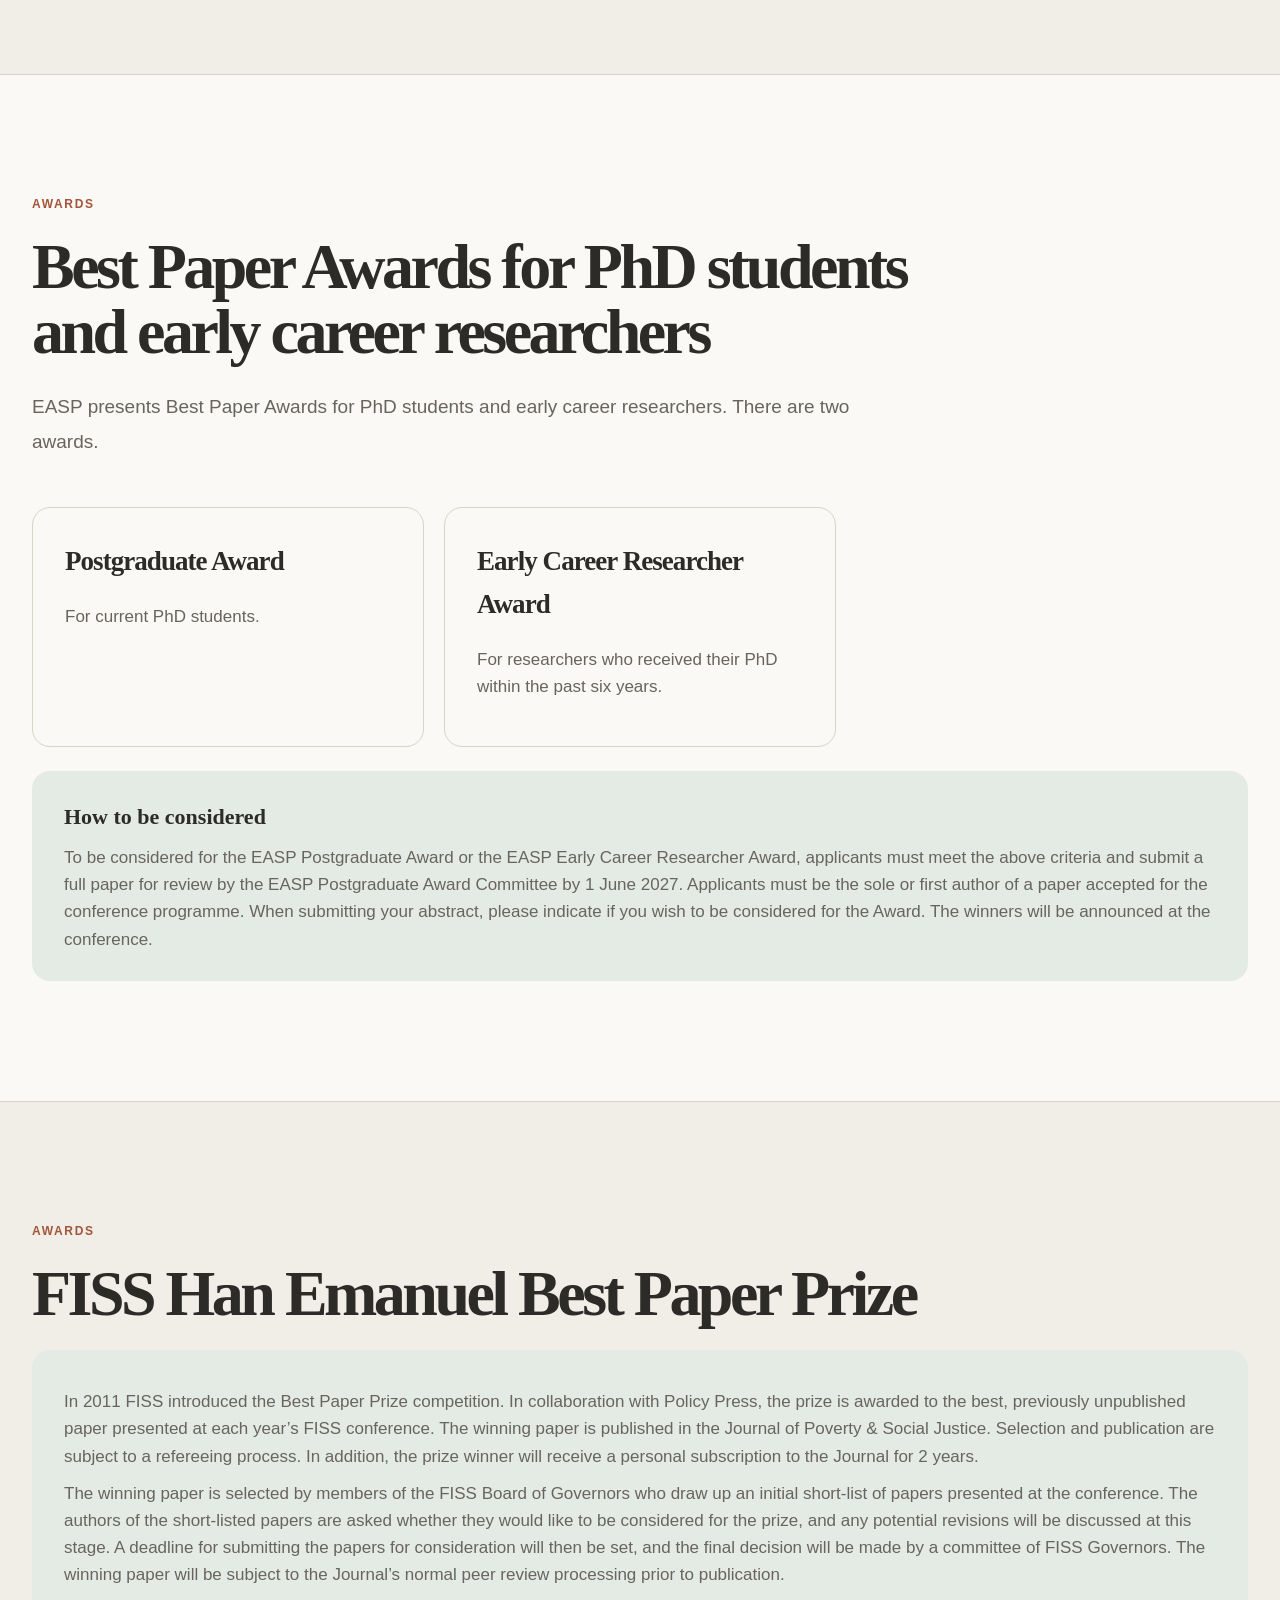
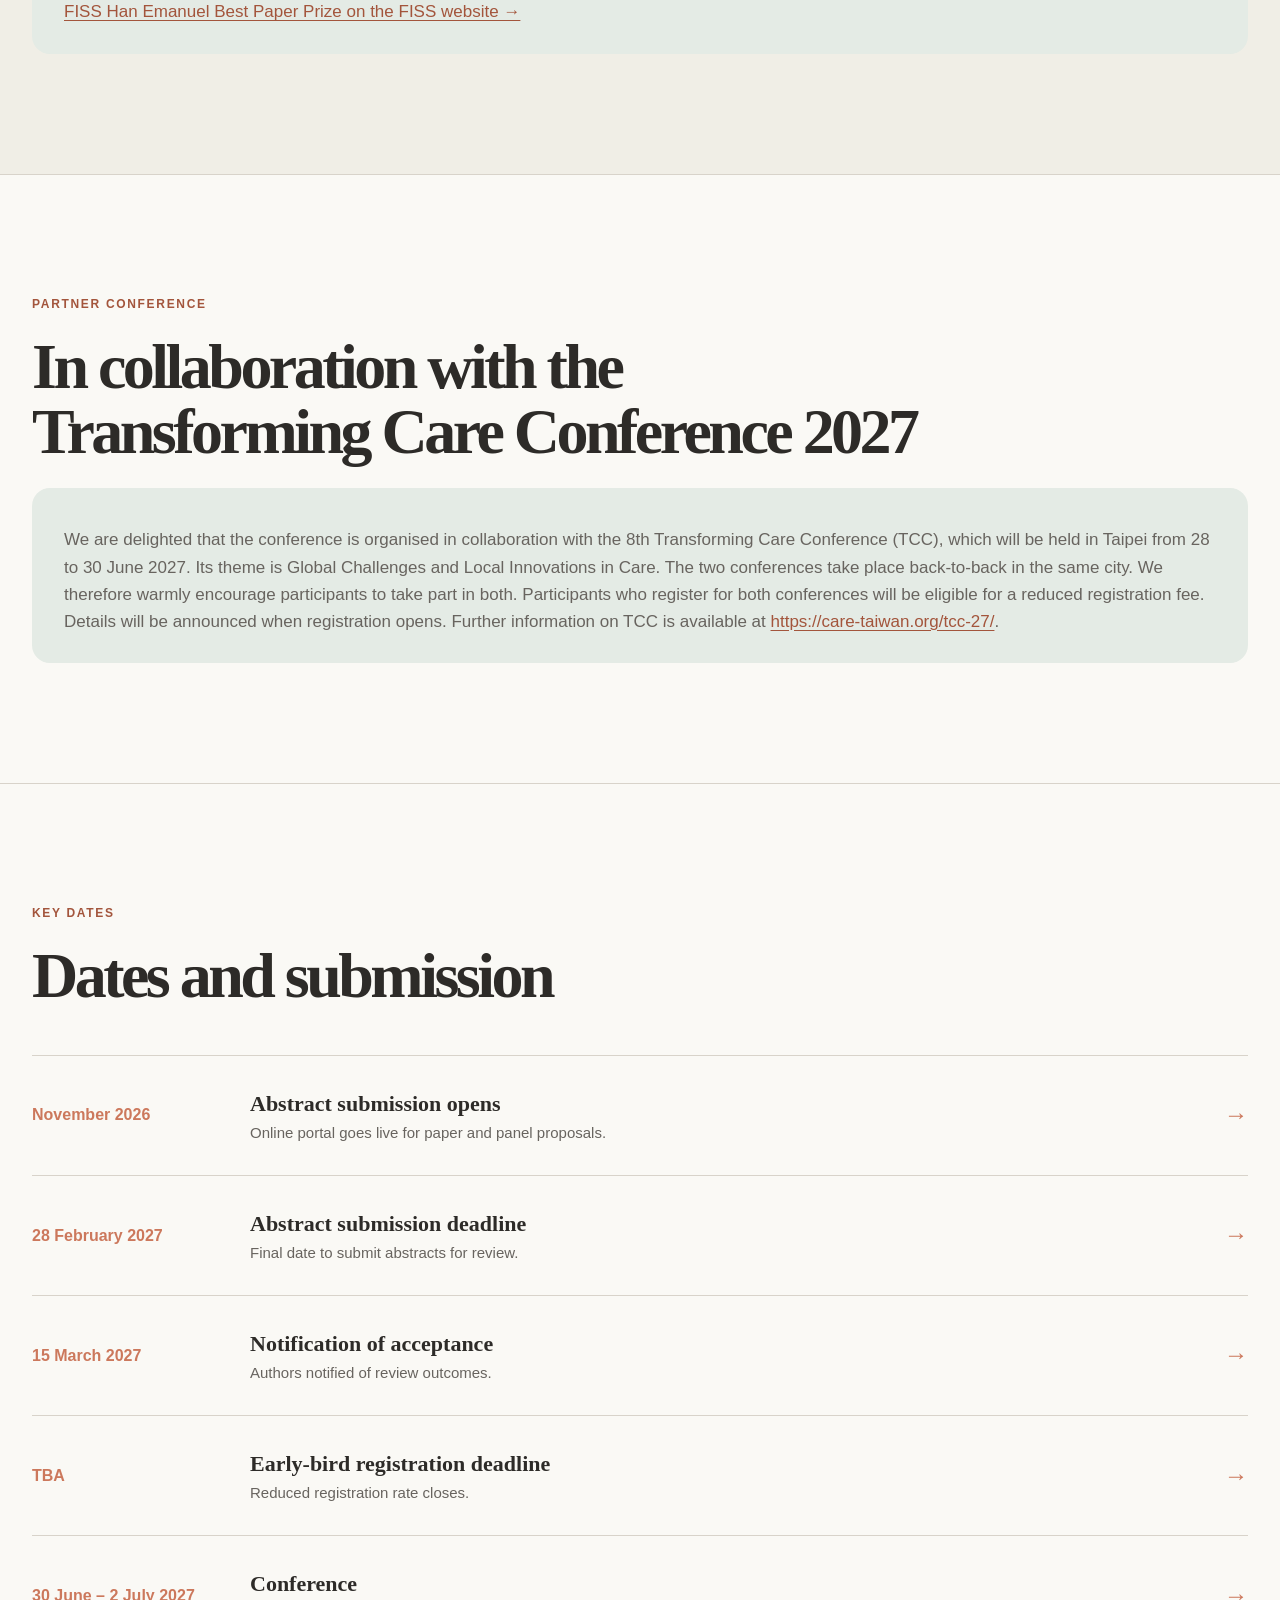
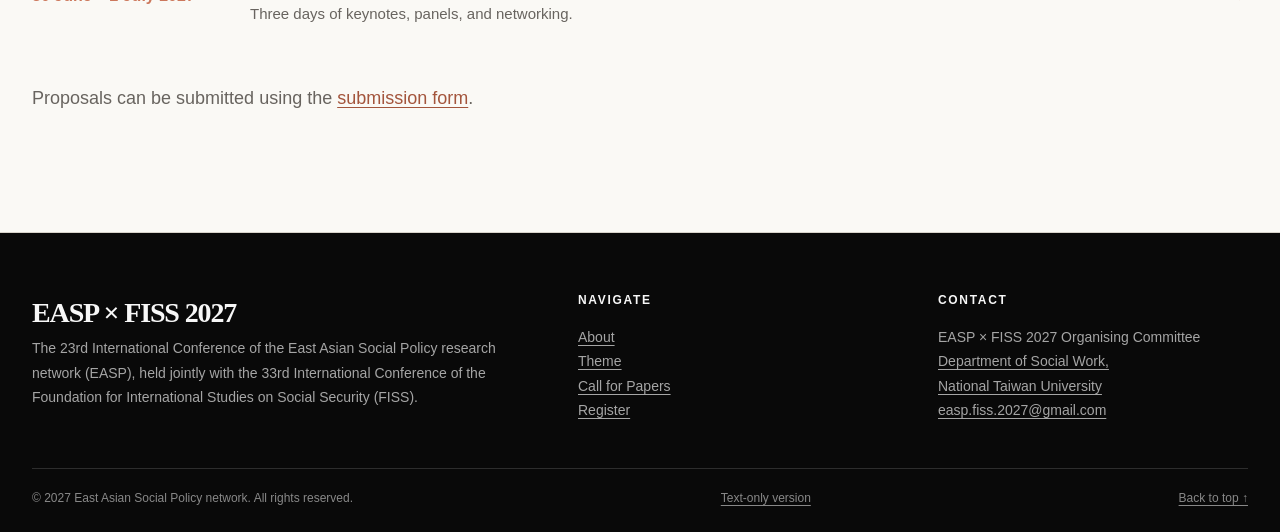
<file: 網頁/cfp.html>
<!doctype html>
<html lang="en"><head><meta charset="utf-8"><meta name="viewport" content="width=device-width,initial-scale=1"><title>Call for Papers | EASP × FISS 2027</title><meta name="description" content="Call for papers for the 23rd EASP and 33rd FISS Joint International Conference, National Taiwan University, Taipei, 30 June – 2 July 2027, with the conference streams."><link rel="canonical" href="https://easpfiss2027.org/cfp"><link rel="icon" href="data:,"><link rel="stylesheet" href="claude-theme.css">
<style>
/* 徵稿頁專用（Claude 風格；共用樣式在 claude-theme.css）。投稿表單已移到 submit.html。 */
.page-intro{position:relative;overflow:hidden;padding:84px 0 56px;background:#f7f5ef;border-bottom:1px solid var(--line)}
.page-intro::before{content:"";position:absolute;width:560px;height:560px;top:-370px;left:-150px;border-radius:50%;background:#dceee8}
.page-intro .wrap{position:relative}
.page-title{font-family:var(--display-font);font-weight:700;font-size:clamp(52px,7vw,96px);line-height:.95;letter-spacing:-.05em}
.page-intro .theme-sub{max-width:900px;margin-top:22px;font-size:24px}
.page-intro .section-intro{margin-top:20px}
.page-intro .hero-meta{margin-top:40px}
.theme-link{margin-top:30px}
.streams{list-style:none;margin:40px 0 0;padding:0;counter-reset:s;display:grid;grid-template-columns:1fr 1fr;column-gap:48px}
.streams li{counter-increment:s;display:grid;grid-template-columns:52px 1fr;gap:12px;align-items:baseline;padding:18px 0;border-top:1px solid var(--line);font-size:18px;line-height:1.45}
.streams li::before{content:counter(s,decimal-leading-zero);color:#a3553c;font:700 22px/1 var(--display-font)}
.cfp-note{margin-top:24px;padding:28px 32px;border-radius:var(--radius);background:#e4ebe5}
.cfp-note h3{font-size:22px;font-weight:700}
.cfp-note p{margin-top:10px;color:var(--muted);font-size:17px}
a.venue-card{display:block;color:inherit;transition:border-color .2s}
a.venue-card:hover,a.venue-card:focus-visible{border-color:#a3553c}
.venue-card .card-go{display:inline-block;margin-top:18px;color:#a3553c;font-weight:700;font-size:16px}
.cfp-note a{color:#a3553c;text-decoration:underline;text-underline-offset:3px}
#fiss-prize h2 a{color:inherit}
.after-list{margin-top:28px;color:var(--muted);font-size:18px}
.after-list a{color:#a3553c;text-decoration:underline;text-underline-offset:3px}
@media (max-width:760px){.streams{grid-template-columns:1fr}.page-intro{padding:56px 0 40px}.page-intro .theme-sub{font-size:20px}}
</style>
</head>
<body class="theme-claude">
<a class="skip-link" href="#main">Skip to content</a>
<header class="site-header" id="top">
<div class="wrap header-row">
<a class="brand" href="./" aria-label="EASP × FISS 2027 home">
<img src="assets/easp-logo.gif" alt="EASP" width="81" height="33"><img class="brand-fiss" src="assets/fiss-logo.svg" alt="FISS" width="74" height="33">
<span class="brand-lockup">2027<small>TAIPEI, TAIWAN</small></span>
</a>
<button class="menu-button" type="button" aria-expanded="false" aria-controls="main-nav" aria-label="Toggle navigation">Menu</button>
<nav class="main-nav" id="main-nav" aria-label="Primary">
<a href="./#about">About</a><a href="./#theme">Theme</a><a href="./#dates">Key Dates</a><a href="cfp" aria-current="page">Call for Papers</a><a href="#awards">Awards</a><a href="./#speakers">Speakers</a><a href="./#venue">Venue</a><a class="nav-cta" href="submit">Submit</a><a href="./#register">Registration ↗</a>
</nav>
</div>
</header>
<main id="main">
<section class="page-intro">
<div class="wrap">
<p class="eyebrow">EASP × FISS 2027 · Taipei</p>
<h1 class="page-title">Call for Papers</h1>
<p class="theme-sub">Digital Futures &amp; Ecological Challenges<br>Rethinking Social Policy for a Just Transition in the AI Era</p>
<p class="section-intro">The 23rd EASP and 33rd FISS Joint International Conference invites individual papers, panel proposals and posters on the conference theme. Postgraduate and early-career researchers are especially encouraged to apply.</p>
<div class="hero-actions"><a class="button" href="submit">Submit your proposal <span aria-hidden="true">→</span></a></div>
<div class="hero-meta">
<div><span class="meta-label">When</span><strong>30 June – 2 July 2027</strong></div>
<div><span class="meta-label">Where</span><strong>National Taiwan University, Taipei</strong></div>
<div><span class="meta-label">Format</span><strong>In-person</strong></div>
</div>
</div>
</section>

<section class="section section-alt">
<div class="wrap">
<span class="section-label">Conference theme</span>
<h2>About the theme</h2>
<div class="prose" style="margin-top:28px;max-width:900px">
<p>Welfare states stand at a crossroads. Artificial intelligence is remaking labour markets and care systems, while climate change compels countries to pursue net zero and to rethink the social risks that transition brings. Added to these are the pressures of super-ageing and ultra-low fertility, and the gaps in social safety nets exposed by the pandemic. What social policy faces is no longer the repair of a single programme but the reconstruction of a paradigm.</p>
<p>The conference takes the <strong>coming of an AI society</strong> as its first theme and <strong>eco-social policy</strong> under the environmental transition as its second. It places both within the structural context of rapid <strong>demographic transition</strong> around the world, and draws them together around two lines of policy response: <strong>social investment</strong> and <strong>social innovation</strong>.</p>
</div>
<p class="theme-link"><a class="button button-secondary" href="./#theme">Read the full theme <span aria-hidden="true">→</span></a></p>
</div>
</section>

<section class="section" id="streams">
<div class="wrap">
<span class="section-label">Conference streams</span>
<h2>Streams</h2>
<p class="section-intro">Submissions are invited in the following streams.</p>
<ol class="streams">
          <li>AI and Social Policy: Automation, Platform Work and Social Protection</li>
          <li>Eco-social Policy: Climate Change, Just Transition and Sustainable Welfare</li>
          <li>East Asian Welfare Regimes: Theories, Debates and Transformations</li>
          <li>Euro-Asia Comparative Welfare</li>
          <li>Population Ageing, Pensions and Old-age Income Security</li>
          <li>Long-term Care and Care Policy</li>
          <li>Family Policy, Gender and Ultra-low Fertility</li>
          <li>Labour Market Change, Employment and Skills Policy</li>
          <li>Poverty, Inequality and Social Assistance</li>
          <li>Health, Mental Health and Disability Policy</li>
          <li>Migration, Migrant Workers and Social Policy</li>
          <li>Housing and Urban Policy</li>
          <li>Social Investment, Social Innovation and Welfare Governance</li>
          <li>Open Stream</li>
        </ol>
</div>
</section>

<section class="section section-alt" id="submission-types">
<div class="wrap">
<span class="section-label">Submission types</span>
<h2>How to take part</h2>
<div class="venue-grid">
<a class="venue-card" href="submit#paper"><h3>Individual papers</h3><p>Abstracts of 250–300 words.</p><span class="card-go">Submit a paper →</span></a>
<a class="venue-card" href="submit#panel"><h3>Panels</h3><p>A panel consists of three to four papers on a common topic.</p><span class="card-go">Submit a panel →</span></a>
<a class="venue-card" href="submit#poster"><h3>Posters</h3><p>Research may also be presented as a poster.</p><span class="card-go">Submit a poster →</span></a>
</div>
<div class="cfp-note">
<h3>Review and language</h3>
<p>All submissions will be reviewed anonymously by members of the EASP Board and the FISS Board of Governors. The conference language is English.</p>
</div>
</div>
</section>

<section class="section" id="awards">
<div class="wrap">
<span class="section-label">Awards</span>
<h2>Best Paper Awards for PhD students and early career researchers</h2>
<p class="section-intro">EASP presents Best Paper Awards for PhD students and early career researchers. There are two awards.</p>
<div class="venue-grid">
<article class="venue-card"><h3>Postgraduate Award</h3><p>For current PhD students.</p></article>
<article class="venue-card"><h3>Early Career Researcher Award</h3><p>For researchers who received their PhD within the past six years.</p></article>
</div>
<div class="cfp-note">
<h3>How to be considered</h3>
<p>To be considered for the EASP Postgraduate Award or the EASP Early Career Researcher Award, applicants must meet the above criteria and submit a full paper for review by the EASP Postgraduate Award Committee by 1 June 2027. Applicants must be the sole or first author of a paper accepted for the conference programme. When submitting your abstract, please indicate if you wish to be considered for the Award. The winners will be announced at the conference.</p>
</div>
</div>
</section>

<section class="section section-alt" id="fiss-prize">
<div class="wrap">
<span class="section-label">Awards</span>
<h2><a href="https://www.fisssocialsecurity.org/best-paper-prize/" target="_blank" rel="noopener">FISS Han Emanuel Best Paper Prize</a></h2>
<div class="cfp-note">
<p>In 2011 FISS introduced the Best Paper Prize competition. In collaboration with Policy Press, the prize is awarded to the best, previously unpublished paper presented at each year’s FISS conference. The winning paper is published in the Journal of Poverty &amp; Social Justice. Selection and publication are subject to a refereeing process. In addition, the prize winner will receive a personal subscription to the Journal for 2 years.</p>
<p>The winning paper is selected by members of the FISS Board of Governors who draw up an initial short-list of papers presented at the conference. The authors of the short-listed papers are asked whether they would like to be considered for the prize, and any potential revisions will be discussed at this stage. A deadline for submitting the papers for consideration will then be set, and the final decision will be made by a committee of FISS Governors. The winning paper will be subject to the Journal’s normal peer review processing prior to publication.</p>
<p><a href="https://www.fisssocialsecurity.org/best-paper-prize/" target="_blank" rel="noopener">FISS Han Emanuel Best Paper Prize on the FISS website →</a></p>
</div>
</div>
</section>

<section class="section" id="tcc">
<div class="wrap">
<span class="section-label">Partner conference</span>
<h2>In collaboration with the Transforming Care Conference 2027</h2>
<div class="cfp-note">
<p>We are delighted that the conference is organised in collaboration with the 8th Transforming Care Conference (TCC), which will be held in Taipei from 28 to 30 June 2027. Its theme is Global Challenges and Local Innovations in Care. The two conferences take place back-to-back in the same city. We therefore warmly encourage participants to take part in both. Participants who register for both conferences will be eligible for a reduced registration fee. Details will be announced when registration opens. Further information on TCC is available at <a href="https://care-taiwan.org/tcc-27/" target="_blank" rel="noopener">https://care-taiwan.org/tcc-27/</a>.</p>
</div>
</div>
</section>

<section class="section" id="dates">
<div class="wrap">
<span class="section-label">Key dates</span>
<h2>Dates and submission</h2>
<ol class="date-list">
<li><time datetime="2026-11">November 2026</time><div><h3>Abstract submission opens</h3><p>Online portal goes live for paper and panel proposals.</p></div><span class="date-arrow" aria-hidden="true">→</span></li>
<li><time datetime="2027-02-28">28 February 2027</time><div><h3>Abstract submission deadline</h3><p>Final date to submit abstracts for review.</p></div><span class="date-arrow" aria-hidden="true">→</span></li>
<li><time datetime="2027-03-15">15 March 2027</time><div><h3>Notification of acceptance</h3><p>Authors notified of review outcomes.</p></div><span class="date-arrow" aria-hidden="true">→</span></li>
<li><time>TBA</time><div><h3>Early-bird registration deadline</h3><p>Reduced registration rate closes.</p></div><span class="date-arrow" aria-hidden="true">→</span></li>
<li><time datetime="2027-06-30">30 June – 2 July 2027</time><div><h3>Conference</h3><p>Three days of keynotes, panels, and networking.</p></div><span class="date-arrow" aria-hidden="true">→</span></li>
</ol>
<p class="after-list">Proposals can be submitted using the <a href="submit">submission form</a>.</p>
</div>
</section>
</main>
<footer class="site-footer" id="contact">
<div class="wrap footer-grid">
<div><div class="footer-brand">EASP × FISS 2027</div><p>The 23rd International Conference of the East Asian Social Policy research network (EASP), held jointly with the 33rd International Conference of the Foundation for International Studies on Social Security (FISS).</p></div>
<div><h3>Navigate</h3><ul><li><a href="./#about">About</a></li><li><a href="./#theme">Theme</a></li><li><a href="cfp">Call for Papers</a></li><li><a href="./#register">Register</a></li></ul></div>
<div><h3>Contact</h3><ul><li>EASP × FISS 2027 Organising Committee</li><li><a href="https://ntusw.ntu.edu.tw/?locale=en" target="_blank" rel="noopener">Department of Social Work,<br>National Taiwan University</a></li><li><a href="mailto:easp.fiss.2027@gmail.com">easp.fiss.2027@gmail.com</a></li></ul></div>
</div>
<div class="wrap footer-bottom"><p>© 2027 East Asian Social Policy network. All rights reserved.</p><p><a href="text">Text-only version</a></p><p><a href="#top">Back to top ↑</a></p></div>
</footer>
<script>(()=>{const m=document.querySelector('.menu-button'),n=document.querySelector('.main-nav');if(!m||!n)return;const close=()=>{n.classList.remove('is-open');m.setAttribute('aria-expanded','false')};m.addEventListener('click',()=>{const o=m.getAttribute('aria-expanded')!=='true';m.setAttribute('aria-expanded',String(o));n.classList.toggle('is-open',o)});n.querySelectorAll('a').forEach(a=>a.addEventListener('click',close));document.addEventListener('keydown',e=>{if(e.key==='Escape'&&n.classList.contains('is-open')){close();m.focus()}})})();</script>
</body>
</html>
</file>
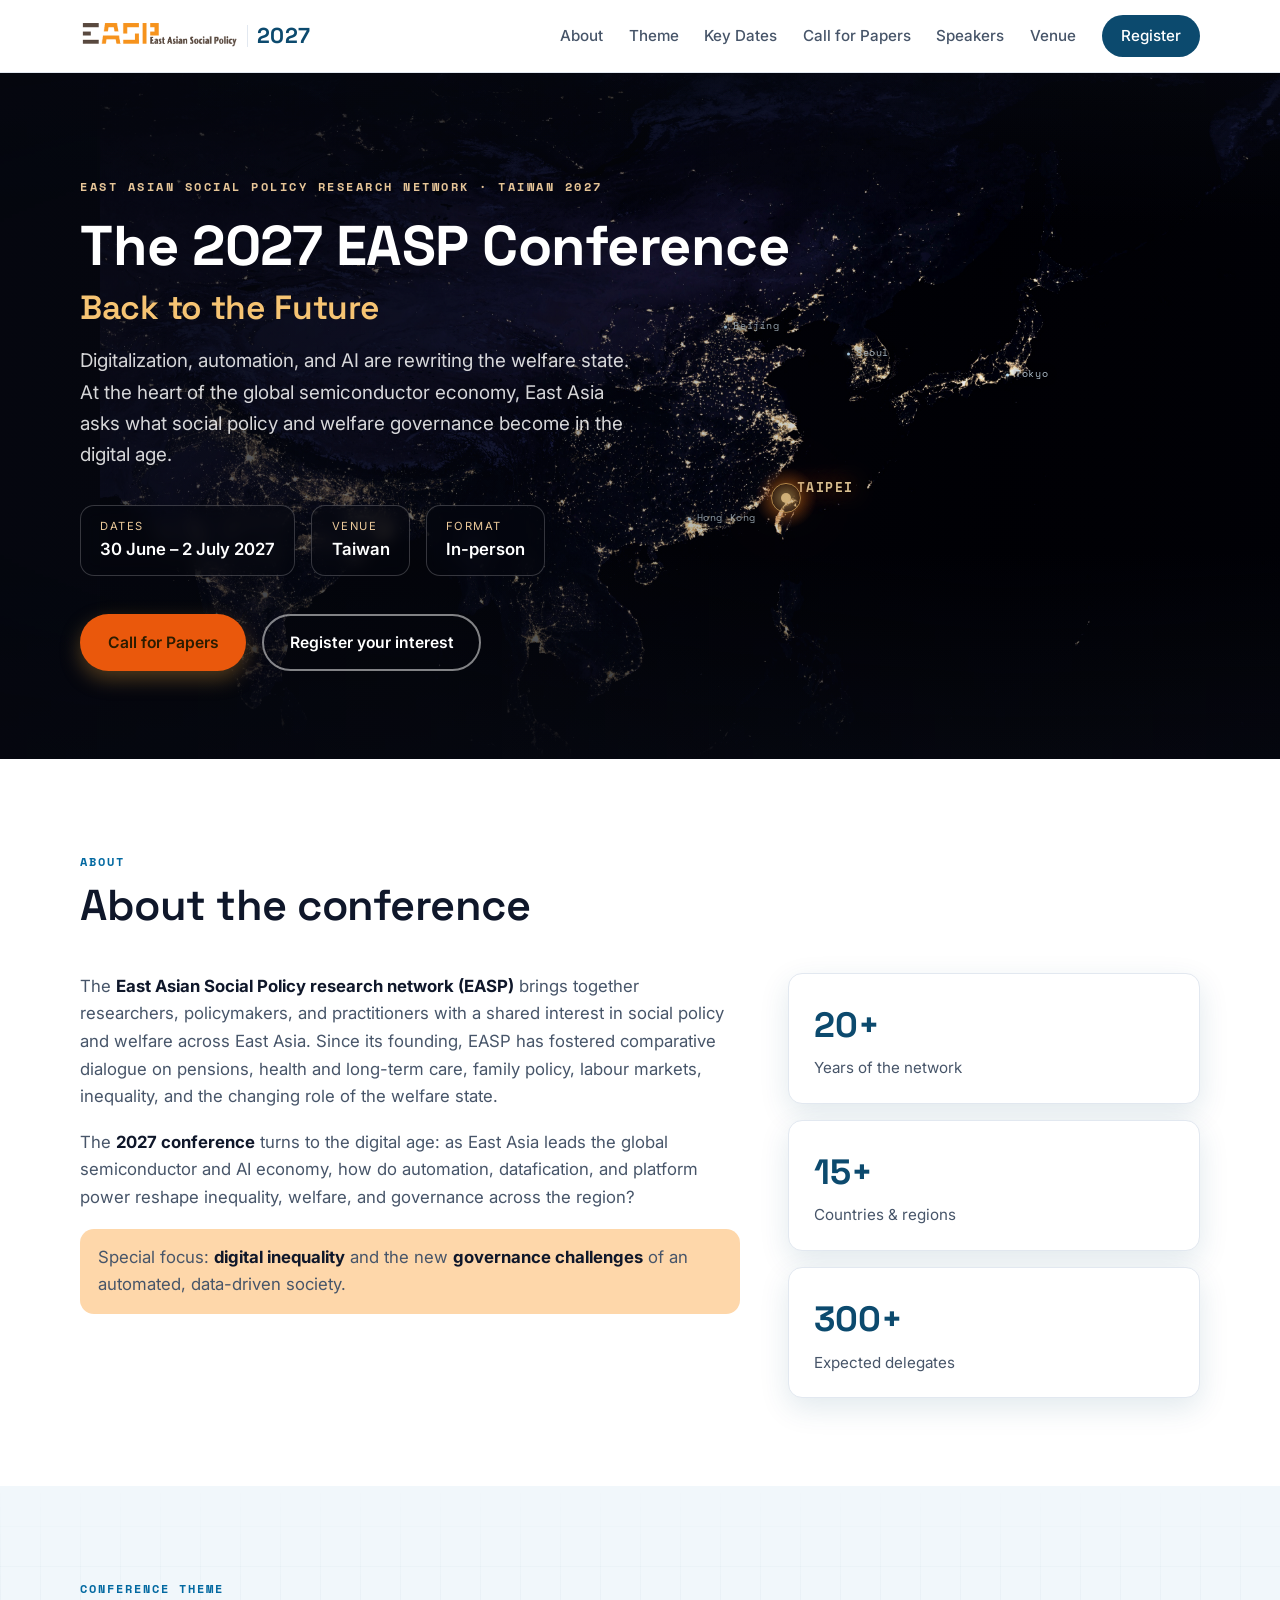
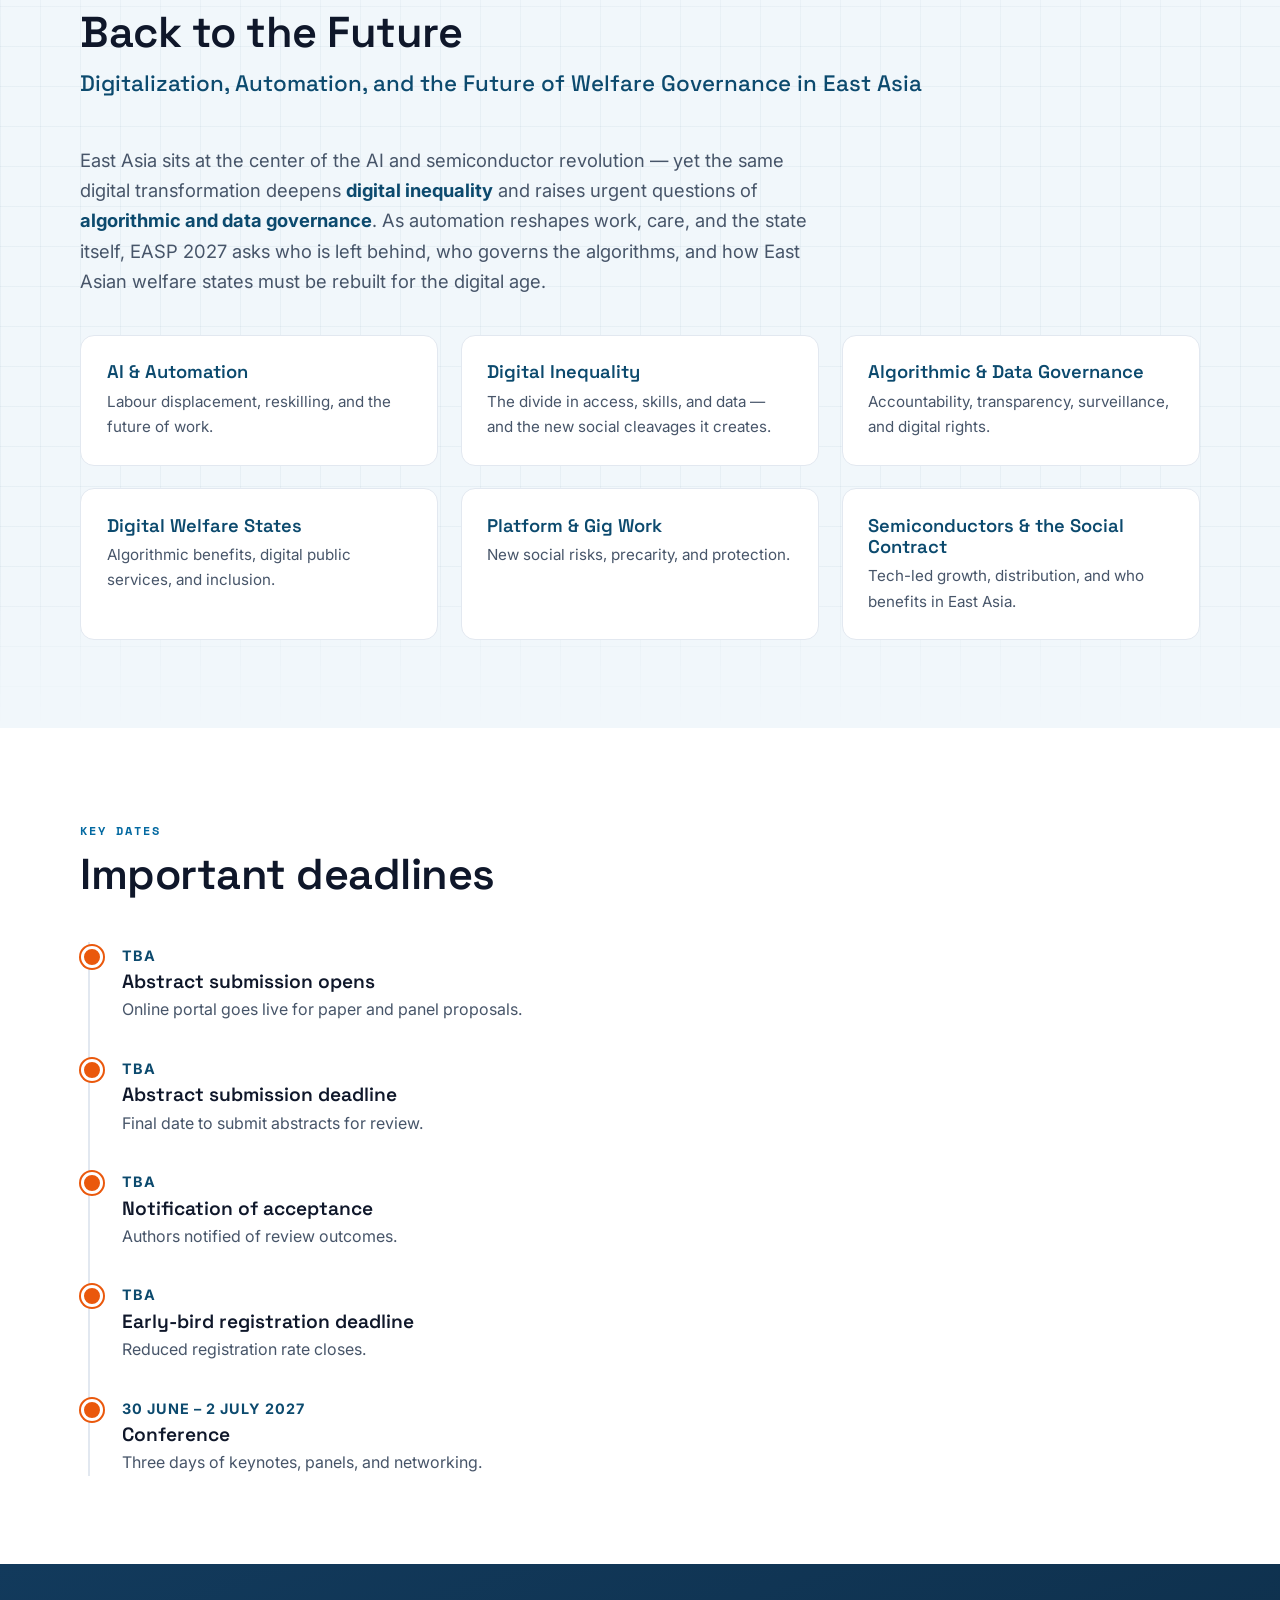
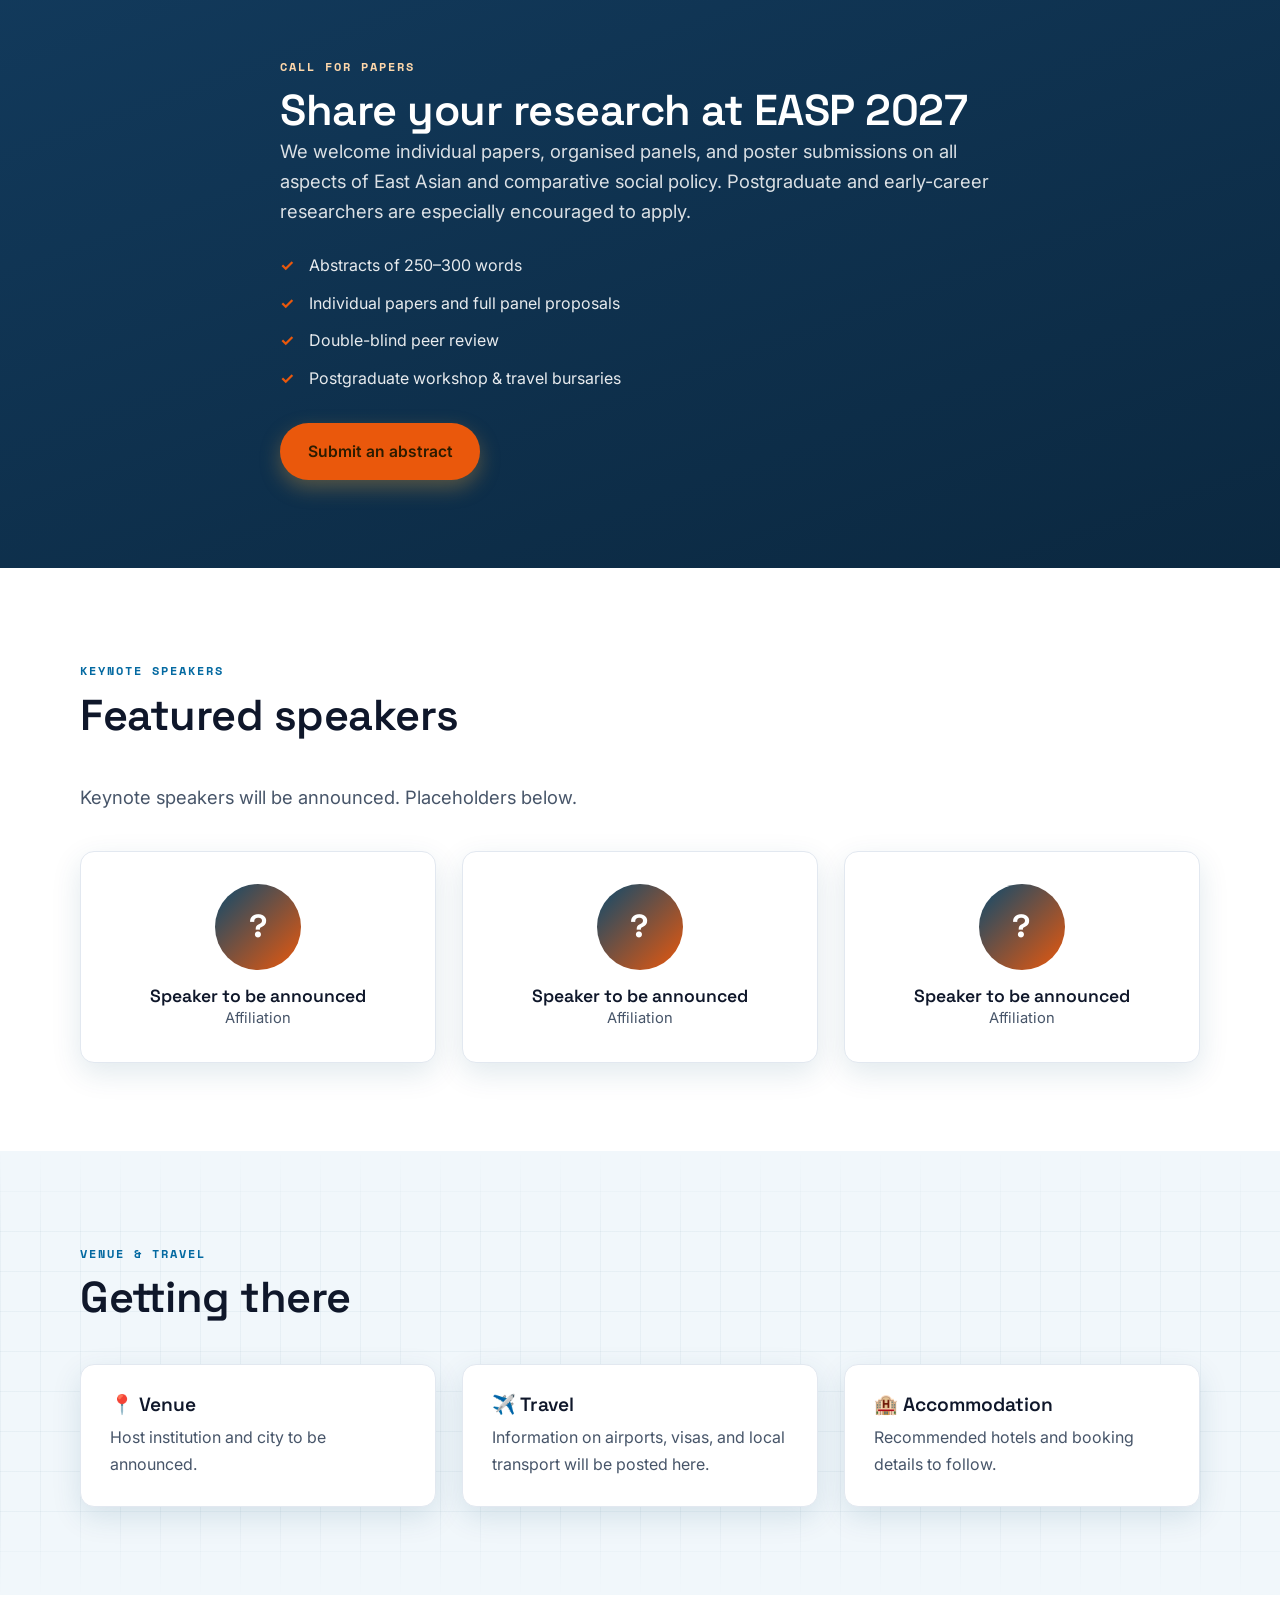
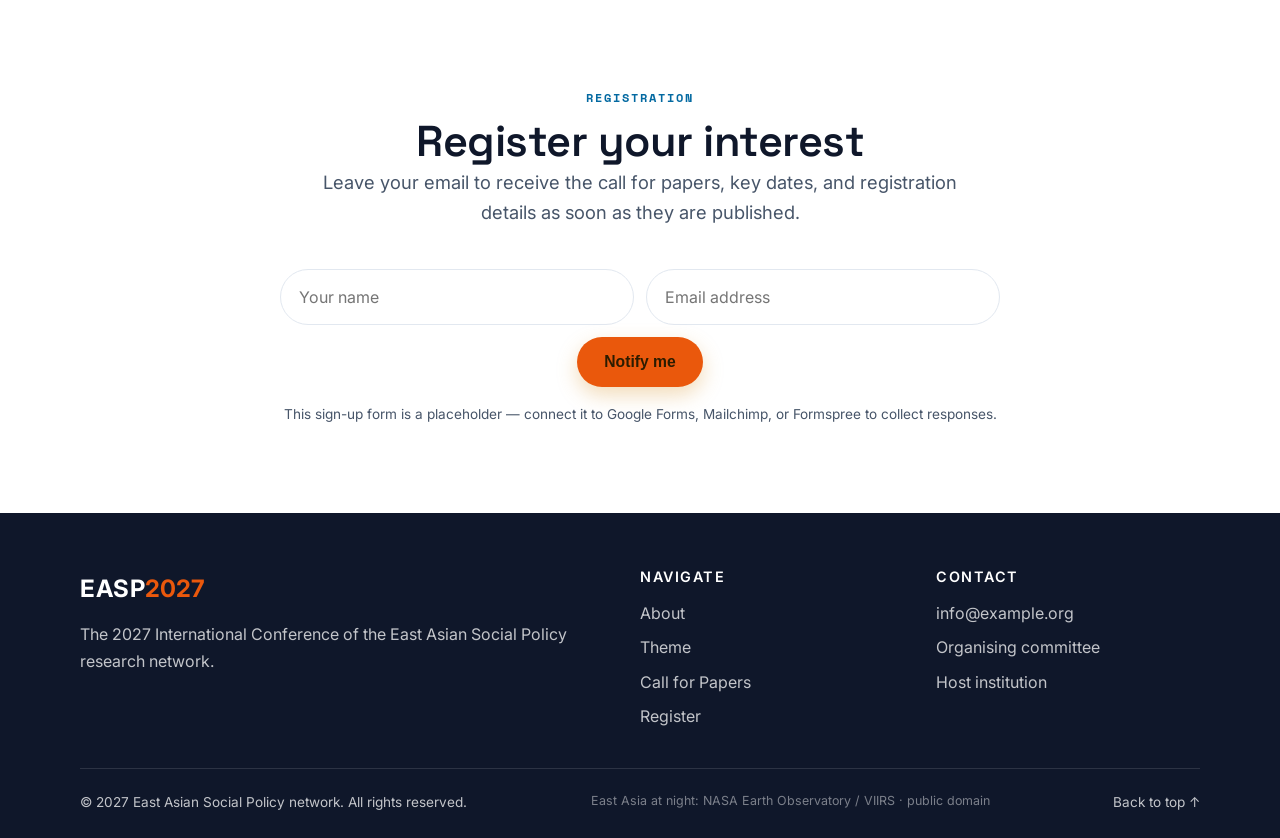
<file: 網頁/index-night.html>
<!DOCTYPE html>
<html lang="en">
<head>
  <meta charset="UTF-8" />
  <meta name="viewport" content="width=device-width, initial-scale=1.0" />
  <title>EASP 2027 — East Asian Social Policy Network Conference (night-map hero, archived)</title>
  <meta name="description" content="EASP 2027, Taiwan, 30 June – 2 July 2027 — Back to the Future: how digitalization, automation, and AI are reshaping welfare states and welfare governance across East Asia." />

  <!-- Social preview -->
  <meta property="og:title" content="EASP 2027 — East Asian Social Policy Network Conference" />
  <meta property="og:description" content="Back to the Future — digitalization, automation, and the future of welfare governance in East Asia. The 2027 EASP Conference, Taiwan, 30 June – 2 July 2027." />
  <meta property="og:type" content="website" />

  <!-- Inline SVG favicon -->
  <link rel="icon" href="data:image/svg+xml,%3Csvg xmlns='http://www.w3.org/2000/svg' viewBox='0 0 100 100'%3E%3Crect width='100' height='100' rx='20' fill='%230c4a6e'/%3E%3Ctext x='50' y='68' font-size='52' font-family='Georgia,serif' fill='white' text-anchor='middle'%3EE%3C/text%3E%3C/svg%3E" />

  <!-- Fonts -->
  <link rel="preconnect" href="https://fonts.googleapis.com" />
  <link rel="preconnect" href="https://fonts.gstatic.com" crossorigin />
  <link href="https://fonts.googleapis.com/css2?family=Space+Grotesk:wght@400;500;600;700&family=Inter:wght@400;500;600;700&family=Space+Mono:wght@400;700&display=swap" rel="stylesheet" />

  <link rel="stylesheet" href="styles.css?v=13" />
</head>
<body>
  <!-- ============ HEADER / NAV ============ -->
  <header class="site-header" id="top">
    <div class="container nav-bar">
      <a class="brand" href="#top" aria-label="EASP 2027 — home">
        <img class="brand-logo" src="assets/easp-logo.gif"
             alt="EASP — East Asian Social Policy research network" />
        <span class="brand-divider" aria-hidden="true"></span>
        <span class="brand-year">2027</span>
      </a>
      <nav class="nav-links" id="navLinks" aria-label="Primary">
        <a href="#about">About</a>
        <a href="#theme">Theme</a>
        <a href="#dates">Key Dates</a>
        <a href="#cfp">Call for Papers</a>
        <a href="#speakers">Speakers</a>
        <a href="#venue">Venue</a>
        <a href="#register" class="nav-cta">Register</a>
      </nav>
      <button class="nav-toggle" id="navToggle" aria-label="Toggle menu" aria-expanded="false">
        <span></span><span></span><span></span>
      </button>
    </div>
  </header>

  <!-- ============ HERO ============ -->
  <section class="hero">
    <div class="hero-bg" aria-hidden="true"></div>
    <div class="container hero-inner">
      <p class="hero-eyebrow">East Asian Social Policy Research Network · Taiwan 2027</p>
      <h1 class="hero-title">The 2027 EASP Conference</h1>
      <p class="hero-theme">Back to the Future</p>
      <p class="hero-sub">
        Digitalization, automation, and AI are rewriting the welfare state.
        At the heart of the global semiconductor economy, East Asia asks what
        social policy and welfare governance become in the digital age.
      </p>
      <div class="hero-meta">
        <div class="meta-chip">
          <span class="meta-label">Dates</span>
          <span class="meta-value">30 June – 2 July 2027</span>
        </div>
        <div class="meta-chip">
          <span class="meta-label">Venue</span>
          <span class="meta-value">Taiwan</span>
        </div>
        <div class="meta-chip">
          <span class="meta-label">Format</span>
          <span class="meta-value">In-person</span>
        </div>
      </div>
      <div class="hero-actions">
        <a href="#cfp" class="btn btn-primary">Call for Papers</a>
        <a href="#register" class="btn btn-ghost">Register your interest</a>
      </div>
    </div>
    <div class="hero-net" aria-hidden="true">
      <div class="map-stage">
        <img class="night" src="assets/easp-eastasia-night-wide.jpg?v=1" alt="" />
        <span class="city" style="left:51%;top:37%">Beijing</span>
        <span class="city" style="left:61%;top:41%">Seoul</span>
        <span class="city" style="left:74%;top:44%">Tokyo</span>
        <span class="city" style="left:48%;top:65%">Hong Kong</span>
        <span class="taiwan-glow" style="left:56%;top:62%"><i></i><b>Taipei</b></span>
      </div>
    </div>
  </section>

  <main>
    <!-- ============ ABOUT ============ -->
    <section id="about" class="section">
      <div class="container">
        <div class="section-head">
          <span class="kicker">About</span>
          <h2>About the conference</h2>
        </div>
        <div class="about-grid">
          <div class="prose">
            <p>
              The <strong>East Asian Social Policy research network (EASP)</strong>
              brings together researchers, policymakers, and practitioners with a
              shared interest in social policy and welfare across East Asia.
              Since its founding, EASP has fostered comparative dialogue on
              pensions, health and long-term care, family policy, labour markets,
              inequality, and the changing role of the welfare state.
            </p>
            <p>
              The <strong>2027 conference</strong> turns to the digital age: as East
              Asia leads the global semiconductor and AI economy, how do automation,
              datafication, and platform power reshape inequality, welfare, and
              governance across the region?
            </p>
            <p class="note">
              Special focus: <strong>digital inequality</strong> and the new
              <strong>governance challenges</strong> of an automated, data-driven society.
            </p>
          </div>
          <div class="stats">
            <div class="stat">
              <span class="stat-num">20+</span>
              <span class="stat-label">Years of the network</span>
            </div>
            <div class="stat">
              <span class="stat-num">15+</span>
              <span class="stat-label">Countries &amp; regions</span>
            </div>
            <div class="stat">
              <span class="stat-num">300+</span>
              <span class="stat-label">Expected delegates</span>
            </div>
          </div>
        </div>
      </div>
    </section>

    <!-- ============ THEME ============ -->
    <section id="theme" class="section section-alt">
      <div class="container">
        <div class="section-head">
          <span class="kicker">Conference theme</span>
          <h2>Back to the Future</h2>
          <p class="theme-sub">Digitalization, Automation, and the Future of Welfare Governance in East Asia</p>
        </div>
        <p class="lead">
          East Asia sits at the center of the AI and semiconductor revolution — yet the
          same digital transformation deepens <strong>digital inequality</strong> and raises
          urgent questions of <strong>algorithmic and data governance</strong>. As automation
          reshapes work, care, and the state itself, EASP 2027 asks who is left behind, who
          governs the algorithms, and how East Asian welfare states must be rebuilt for the
          digital age.
        </p>
        <div class="topics">
          <div class="topic-card"><h3>AI &amp; Automation</h3><p>Labour displacement, reskilling, and the future of work.</p></div>
          <div class="topic-card"><h3>Digital Inequality</h3><p>The divide in access, skills, and data — and the new social cleavages it creates.</p></div>
          <div class="topic-card"><h3>Algorithmic &amp; Data Governance</h3><p>Accountability, transparency, surveillance, and digital rights.</p></div>
          <div class="topic-card"><h3>Digital Welfare States</h3><p>Algorithmic benefits, digital public services, and inclusion.</p></div>
          <div class="topic-card"><h3>Platform &amp; Gig Work</h3><p>New social risks, precarity, and protection.</p></div>
          <div class="topic-card"><h3>Semiconductors &amp; the Social Contract</h3><p>Tech-led growth, distribution, and who benefits in East Asia.</p></div>
        </div>
      </div>
    </section>

    <!-- ============ KEY DATES ============ -->
    <section id="dates" class="section">
      <div class="container">
        <div class="section-head">
          <span class="kicker">Key dates</span>
          <h2>Important deadlines</h2>
        </div>
        <ol class="timeline">
          <li>
            <span class="tl-date">TBA</span>
            <div class="tl-body"><h3>Abstract submission opens</h3><p>Online portal goes live for paper and panel proposals.</p></div>
          </li>
          <li>
            <span class="tl-date">TBA</span>
            <div class="tl-body"><h3>Abstract submission deadline</h3><p>Final date to submit abstracts for review.</p></div>
          </li>
          <li>
            <span class="tl-date">TBA</span>
            <div class="tl-body"><h3>Notification of acceptance</h3><p>Authors notified of review outcomes.</p></div>
          </li>
          <li>
            <span class="tl-date">TBA</span>
            <div class="tl-body"><h3>Early-bird registration deadline</h3><p>Reduced registration rate closes.</p></div>
          </li>
          <li>
            <span class="tl-date">30 June – 2 July 2027</span>
            <div class="tl-body"><h3>Conference</h3><p>Three days of keynotes, panels, and networking.</p></div>
          </li>
        </ol>
      </div>
    </section>

    <!-- ============ CALL FOR PAPERS ============ -->
    <section id="cfp" class="section section-dark">
      <div class="container cfp-inner">
        <div>
          <span class="kicker kicker-light">Call for papers</span>
          <h2>Share your research at EASP 2027</h2>
          <p class="lead lead-light">
            We welcome individual papers, organised panels, and poster
            submissions on all aspects of East Asian and comparative social
            policy. Postgraduate and early-career researchers are especially
            encouraged to apply.
          </p>
          <ul class="cfp-list">
            <li>Abstracts of 250–300 words</li>
            <li>Individual papers and full panel proposals</li>
            <li>Double-blind peer review</li>
            <li>Postgraduate workshop &amp; travel bursaries</li>
          </ul>
          <a href="#register" class="btn btn-primary">Submit an abstract</a>
        </div>
      </div>
    </section>

    <!-- ============ SPEAKERS ============ -->
    <section id="speakers" class="section">
      <div class="container">
        <div class="section-head">
          <span class="kicker">Keynote speakers</span>
          <h2>Featured speakers</h2>
        </div>
        <p class="lead">Keynote speakers will be announced. Placeholders below.</p>
        <div class="speakers-grid">
          <figure class="speaker"><div class="avatar">?</div><figcaption><h3>Speaker to be announced</h3><p>Affiliation</p></figcaption></figure>
          <figure class="speaker"><div class="avatar">?</div><figcaption><h3>Speaker to be announced</h3><p>Affiliation</p></figcaption></figure>
          <figure class="speaker"><div class="avatar">?</div><figcaption><h3>Speaker to be announced</h3><p>Affiliation</p></figcaption></figure>
        </div>
      </div>
    </section>

    <!-- ============ VENUE ============ -->
    <section id="venue" class="section section-alt">
      <div class="container">
        <div class="section-head">
          <span class="kicker">Venue &amp; travel</span>
          <h2>Getting there</h2>
        </div>
        <div class="venue-grid">
          <div class="venue-card"><h3>📍 Venue</h3><p>Host institution and city to be announced.</p></div>
          <div class="venue-card"><h3>✈️ Travel</h3><p>Information on airports, visas, and local transport will be posted here.</p></div>
          <div class="venue-card"><h3>🏨 Accommodation</h3><p>Recommended hotels and booking details to follow.</p></div>
        </div>
      </div>
    </section>

    <!-- ============ REGISTER ============ -->
    <section id="register" class="section">
      <div class="container register-inner">
        <div class="section-head center">
          <span class="kicker">Registration</span>
          <h2>Register your interest</h2>
          <p class="lead">
            Leave your email to receive the call for papers, key dates, and
            registration details as soon as they are published.
          </p>
        </div>
        <!-- NOTE: This form is a placeholder. Connect it to a service such as
             Google Forms, Mailchimp, or Formspree to actually collect emails. -->
        <form class="signup" onsubmit="return false;">
          <input type="text" placeholder="Your name" aria-label="Your name" />
          <input type="email" placeholder="Email address" aria-label="Email address" required />
          <button type="submit" class="btn btn-primary">Notify me</button>
        </form>
        <p class="form-note">This sign-up form is a placeholder — connect it to Google Forms, Mailchimp, or Formspree to collect responses.</p>
      </div>
    </section>
  </main>

  <!-- ============ FOOTER ============ -->
  <footer class="site-footer" id="contact">
    <div class="container footer-grid">
      <div>
        <div class="footer-brand"><span class="brand-mark">EASP</span><span class="brand-year">2027</span></div>
        <p>The 2027 International Conference of the East Asian Social Policy research network.</p>
      </div>
      <div>
        <h4>Navigate</h4>
        <ul>
          <li><a href="#about">About</a></li>
          <li><a href="#theme">Theme</a></li>
          <li><a href="#cfp">Call for Papers</a></li>
          <li><a href="#register">Register</a></li>
        </ul>
      </div>
      <div>
        <h4>Contact</h4>
        <ul>
          <li><a href="mailto:info@example.org">info@example.org</a></li>
          <li>Organising committee</li>
          <li>Host institution</li>
        </ul>
      </div>
    </div>
    <div class="container footer-bottom">
      <p>© 2027 East Asian Social Policy network. All rights reserved.</p>
      <p class="map-credit">East Asia at night: NASA Earth Observatory / VIIRS · public domain</p>
      <p><a href="#top">Back to top ↑</a></p>
    </div>
  </footer>

  <script src="script.js?v=7"></script>
</body>
</html>
</file>
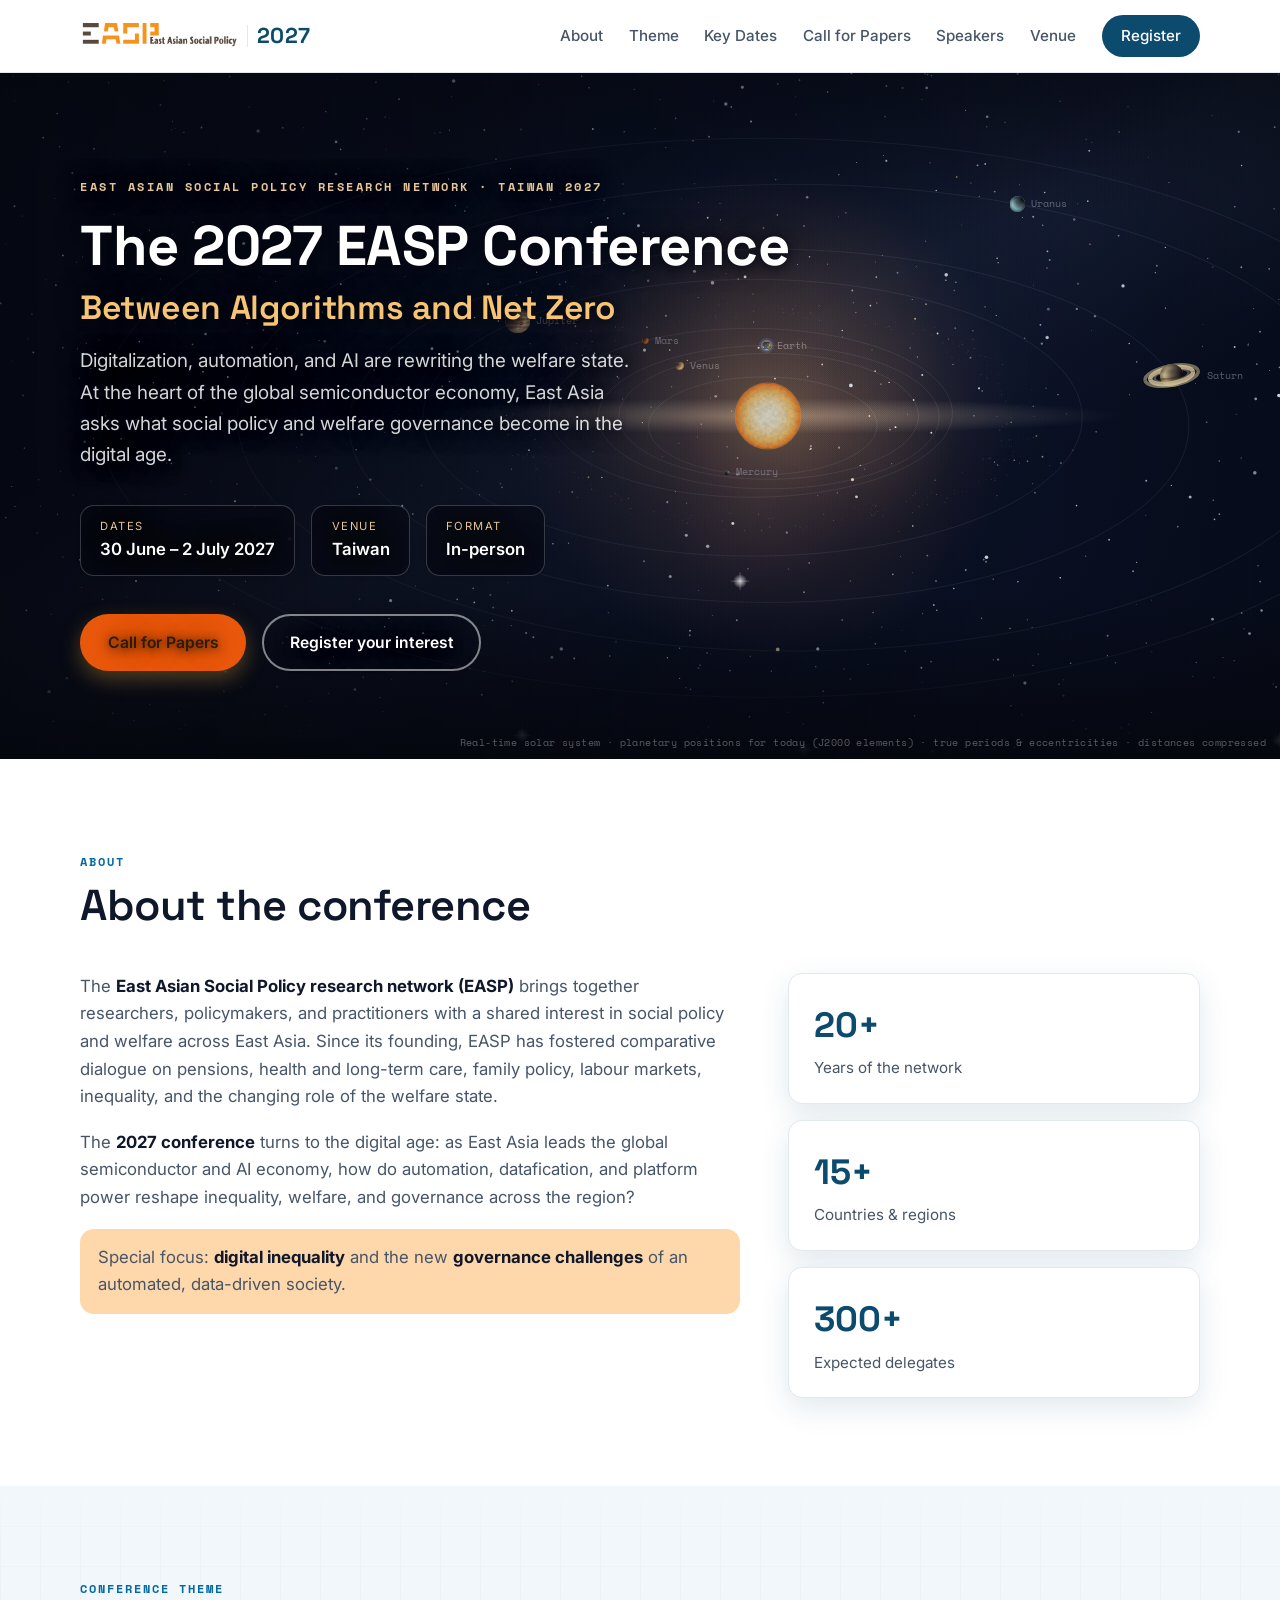
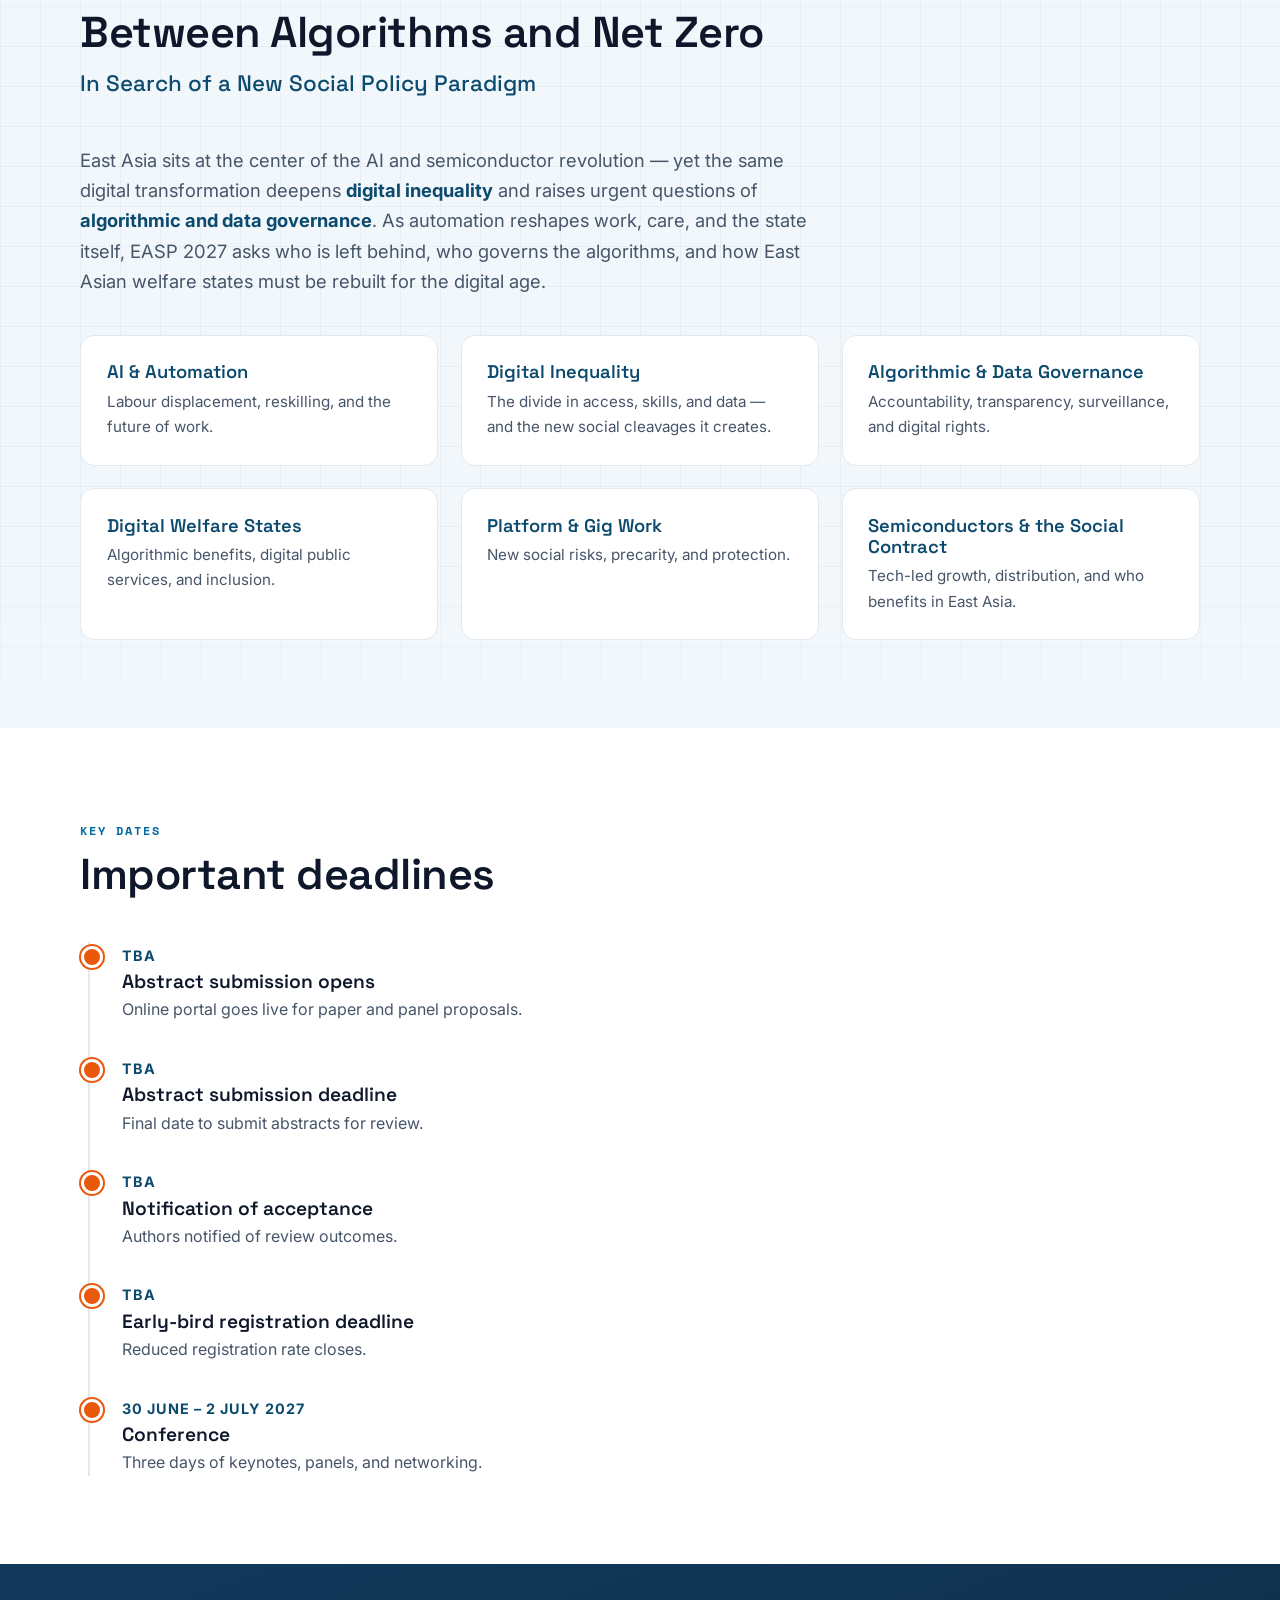
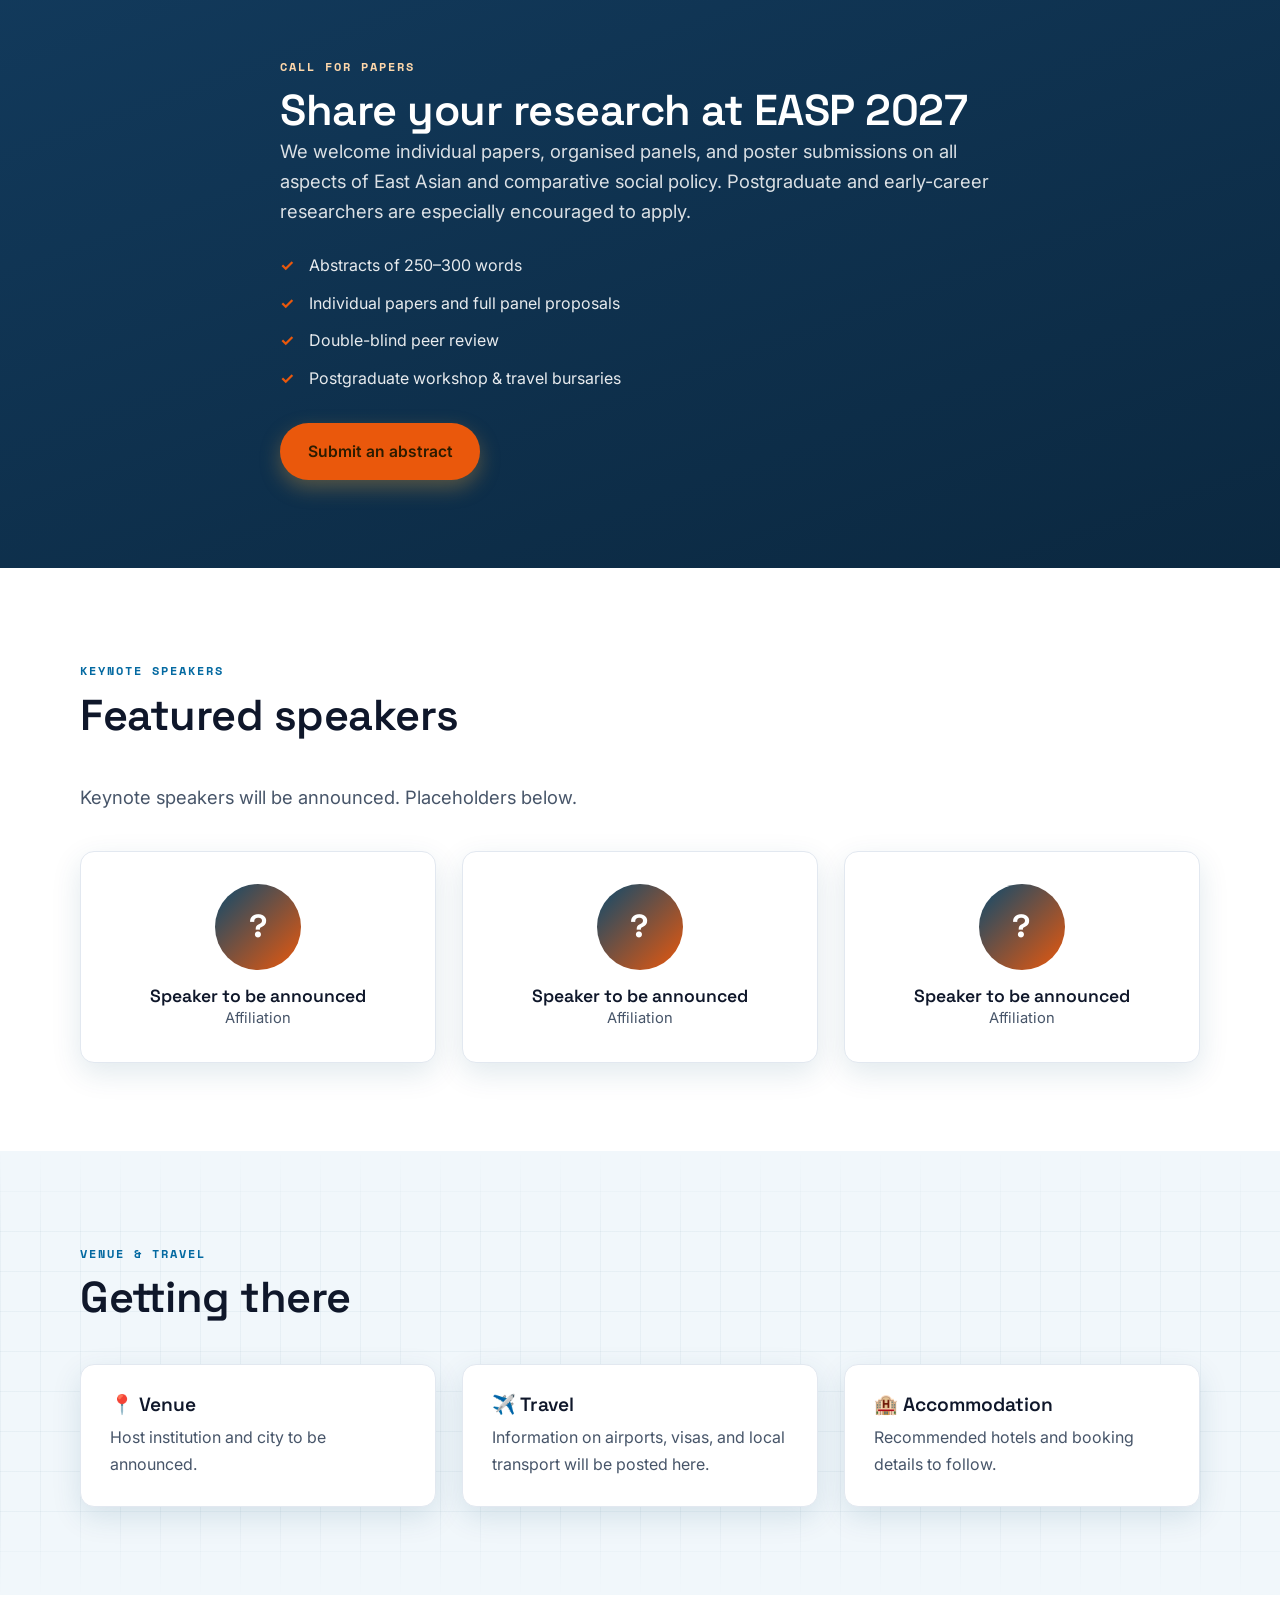
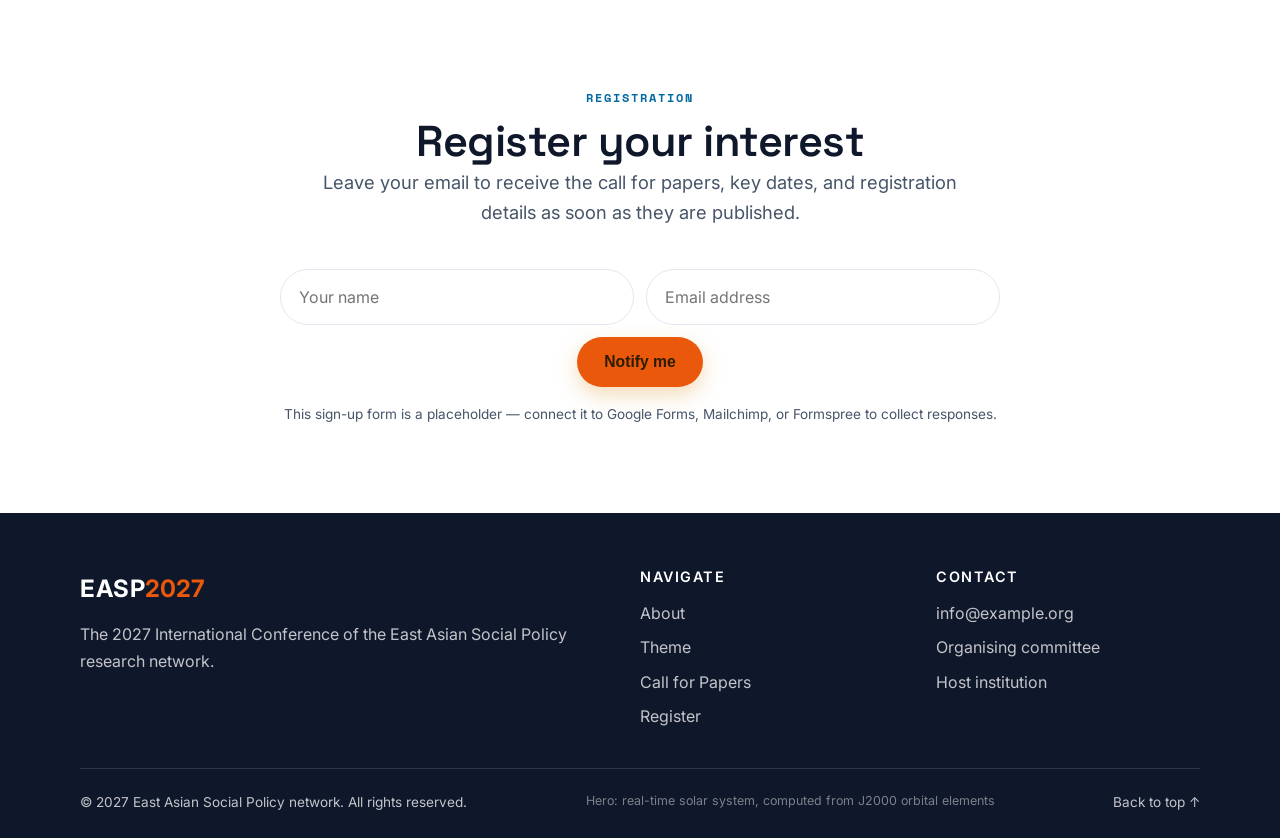
<file: 網頁/index-solar.html>
<!DOCTYPE html>
<html lang="en">
<head>
  <meta charset="UTF-8" />
  <meta name="viewport" content="width=device-width, initial-scale=1.0" />
  <title>EASP 2027 — East Asian Social Policy Network Conference (solar-system hero, archived)</title>
  <meta name="description" content="EASP 2027, Taiwan, 30 June – 2 July 2027 — Between Algorithms and Net Zero: In Search of a New Social Policy Paradigm." />

  <!-- Social preview -->
  <meta property="og:title" content="EASP 2027 — East Asian Social Policy Network Conference" />
  <meta property="og:description" content="Between Algorithms and Net Zero — In Search of a New Social Policy Paradigm. The 2027 EASP Conference, Taiwan, 30 June – 2 July 2027." />
  <meta property="og:type" content="website" />

  <!-- Inline SVG favicon -->
  <link rel="icon" href="data:image/svg+xml,%3Csvg xmlns='http://www.w3.org/2000/svg' viewBox='0 0 100 100'%3E%3Crect width='100' height='100' rx='20' fill='%230c4a6e'/%3E%3Ctext x='50' y='68' font-size='52' font-family='Georgia,serif' fill='white' text-anchor='middle'%3EE%3C/text%3E%3C/svg%3E" />

  <!-- Fonts -->
  <link rel="preconnect" href="https://fonts.googleapis.com" />
  <link rel="preconnect" href="https://fonts.gstatic.com" crossorigin />
  <link href="https://fonts.googleapis.com/css2?family=Space+Grotesk:wght@400;500;600;700&family=Inter:wght@400;500;600;700&family=Space+Mono:wght@400;700&display=swap" rel="stylesheet" />

  <link rel="stylesheet" href="styles.css?v=15" />
</head>
<body>
  <!-- ============ HEADER / NAV ============ -->
  <header class="site-header" id="top">
    <div class="container nav-bar">
      <a class="brand" href="#top" aria-label="EASP 2027 — home">
        <img class="brand-logo" src="assets/easp-logo.gif"
             alt="EASP — East Asian Social Policy research network" />
        <span class="brand-divider" aria-hidden="true"></span>
        <span class="brand-year">2027</span>
      </a>
      <nav class="nav-links" id="navLinks" aria-label="Primary">
        <a href="#about">About</a>
        <a href="#theme">Theme</a>
        <a href="#dates">Key Dates</a>
        <a href="#cfp">Call for Papers</a>
        <a href="#speakers">Speakers</a>
        <a href="#venue">Venue</a>
        <a href="#register" class="nav-cta">Register</a>
      </nav>
      <button class="nav-toggle" id="navToggle" aria-label="Toggle menu" aria-expanded="false">
        <span></span><span></span><span></span>
      </button>
    </div>
  </header>

  <!-- ============ HERO ============ -->
  <section class="hero">
    <div class="container hero-inner">
      <p class="hero-eyebrow">East Asian Social Policy Research Network · Taiwan 2027</p>
      <h1 class="hero-title">The 2027 EASP Conference</h1>
      <p class="hero-theme">Between Algorithms and Net Zero</p>
      <p class="hero-sub">
        Digitalization, automation, and AI are rewriting the welfare state.
        At the heart of the global semiconductor economy, East Asia asks what
        social policy and welfare governance become in the digital age.
      </p>
      <div class="hero-meta">
        <div class="meta-chip">
          <span class="meta-label">Dates</span>
          <span class="meta-value">30 June – 2 July 2027</span>
        </div>
        <div class="meta-chip">
          <span class="meta-label">Venue</span>
          <span class="meta-value">Taiwan</span>
        </div>
        <div class="meta-chip">
          <span class="meta-label">Format</span>
          <span class="meta-value">In-person</span>
        </div>
      </div>
      <div class="hero-actions">
        <a href="#cfp" class="btn btn-primary">Call for Papers</a>
        <a href="#register" class="btn btn-ghost">Register your interest</a>
      </div>
    </div>
    <div class="hero-sky" aria-hidden="true">
      <canvas id="solarSky"></canvas>
      <p class="sky-note">Real-time solar system · planetary positions for today (J2000 elements) · true periods &amp; eccentricities · distances compressed</p>
    </div>
  </section>

  <main>
    <!-- ============ ABOUT ============ -->
    <section id="about" class="section">
      <div class="container">
        <div class="section-head">
          <span class="kicker">About</span>
          <h2>About the conference</h2>
        </div>
        <div class="about-grid">
          <div class="prose">
            <p>
              The <strong>East Asian Social Policy research network (EASP)</strong>
              brings together researchers, policymakers, and practitioners with a
              shared interest in social policy and welfare across East Asia.
              Since its founding, EASP has fostered comparative dialogue on
              pensions, health and long-term care, family policy, labour markets,
              inequality, and the changing role of the welfare state.
            </p>
            <p>
              The <strong>2027 conference</strong> turns to the digital age: as East
              Asia leads the global semiconductor and AI economy, how do automation,
              datafication, and platform power reshape inequality, welfare, and
              governance across the region?
            </p>
            <p class="note">
              Special focus: <strong>digital inequality</strong> and the new
              <strong>governance challenges</strong> of an automated, data-driven society.
            </p>
          </div>
          <div class="stats">
            <div class="stat">
              <span class="stat-num">20+</span>
              <span class="stat-label">Years of the network</span>
            </div>
            <div class="stat">
              <span class="stat-num">15+</span>
              <span class="stat-label">Countries &amp; regions</span>
            </div>
            <div class="stat">
              <span class="stat-num">300+</span>
              <span class="stat-label">Expected delegates</span>
            </div>
          </div>
        </div>
      </div>
    </section>

    <!-- ============ THEME ============ -->
    <section id="theme" class="section section-alt">
      <div class="container">
        <div class="section-head">
          <span class="kicker">Conference theme</span>
          <h2>Between Algorithms and Net Zero</h2>
          <p class="theme-sub">In Search of a New Social Policy Paradigm</p>
        </div>
        <p class="lead">
          East Asia sits at the center of the AI and semiconductor revolution — yet the
          same digital transformation deepens <strong>digital inequality</strong> and raises
          urgent questions of <strong>algorithmic and data governance</strong>. As automation
          reshapes work, care, and the state itself, EASP 2027 asks who is left behind, who
          governs the algorithms, and how East Asian welfare states must be rebuilt for the
          digital age.
        </p>
        <div class="topics">
          <div class="topic-card"><h3>AI &amp; Automation</h3><p>Labour displacement, reskilling, and the future of work.</p></div>
          <div class="topic-card"><h3>Digital Inequality</h3><p>The divide in access, skills, and data — and the new social cleavages it creates.</p></div>
          <div class="topic-card"><h3>Algorithmic &amp; Data Governance</h3><p>Accountability, transparency, surveillance, and digital rights.</p></div>
          <div class="topic-card"><h3>Digital Welfare States</h3><p>Algorithmic benefits, digital public services, and inclusion.</p></div>
          <div class="topic-card"><h3>Platform &amp; Gig Work</h3><p>New social risks, precarity, and protection.</p></div>
          <div class="topic-card"><h3>Semiconductors &amp; the Social Contract</h3><p>Tech-led growth, distribution, and who benefits in East Asia.</p></div>
        </div>
      </div>
    </section>

    <!-- ============ KEY DATES ============ -->
    <section id="dates" class="section">
      <div class="container">
        <div class="section-head">
          <span class="kicker">Key dates</span>
          <h2>Important deadlines</h2>
        </div>
        <ol class="timeline">
          <li>
            <span class="tl-date">TBA</span>
            <div class="tl-body"><h3>Abstract submission opens</h3><p>Online portal goes live for paper and panel proposals.</p></div>
          </li>
          <li>
            <span class="tl-date">TBA</span>
            <div class="tl-body"><h3>Abstract submission deadline</h3><p>Final date to submit abstracts for review.</p></div>
          </li>
          <li>
            <span class="tl-date">TBA</span>
            <div class="tl-body"><h3>Notification of acceptance</h3><p>Authors notified of review outcomes.</p></div>
          </li>
          <li>
            <span class="tl-date">TBA</span>
            <div class="tl-body"><h3>Early-bird registration deadline</h3><p>Reduced registration rate closes.</p></div>
          </li>
          <li>
            <span class="tl-date">30 June – 2 July 2027</span>
            <div class="tl-body"><h3>Conference</h3><p>Three days of keynotes, panels, and networking.</p></div>
          </li>
        </ol>
      </div>
    </section>

    <!-- ============ CALL FOR PAPERS ============ -->
    <section id="cfp" class="section section-dark">
      <div class="container cfp-inner">
        <div>
          <span class="kicker kicker-light">Call for papers</span>
          <h2>Share your research at EASP 2027</h2>
          <p class="lead lead-light">
            We welcome individual papers, organised panels, and poster
            submissions on all aspects of East Asian and comparative social
            policy. Postgraduate and early-career researchers are especially
            encouraged to apply.
          </p>
          <ul class="cfp-list">
            <li>Abstracts of 250–300 words</li>
            <li>Individual papers and full panel proposals</li>
            <li>Double-blind peer review</li>
            <li>Postgraduate workshop &amp; travel bursaries</li>
          </ul>
          <a href="#register" class="btn btn-primary">Submit an abstract</a>
        </div>
      </div>
    </section>

    <!-- ============ SPEAKERS ============ -->
    <section id="speakers" class="section">
      <div class="container">
        <div class="section-head">
          <span class="kicker">Keynote speakers</span>
          <h2>Featured speakers</h2>
        </div>
        <p class="lead">Keynote speakers will be announced. Placeholders below.</p>
        <div class="speakers-grid">
          <figure class="speaker"><div class="avatar">?</div><figcaption><h3>Speaker to be announced</h3><p>Affiliation</p></figcaption></figure>
          <figure class="speaker"><div class="avatar">?</div><figcaption><h3>Speaker to be announced</h3><p>Affiliation</p></figcaption></figure>
          <figure class="speaker"><div class="avatar">?</div><figcaption><h3>Speaker to be announced</h3><p>Affiliation</p></figcaption></figure>
        </div>
      </div>
    </section>

    <!-- ============ VENUE ============ -->
    <section id="venue" class="section section-alt">
      <div class="container">
        <div class="section-head">
          <span class="kicker">Venue &amp; travel</span>
          <h2>Getting there</h2>
        </div>
        <div class="venue-grid">
          <div class="venue-card"><h3>📍 Venue</h3><p>Host institution and city to be announced.</p></div>
          <div class="venue-card"><h3>✈️ Travel</h3><p>Information on airports, visas, and local transport will be posted here.</p></div>
          <div class="venue-card"><h3>🏨 Accommodation</h3><p>Recommended hotels and booking details to follow.</p></div>
        </div>
      </div>
    </section>

    <!-- ============ REGISTER ============ -->
    <section id="register" class="section">
      <div class="container register-inner">
        <div class="section-head center">
          <span class="kicker">Registration</span>
          <h2>Register your interest</h2>
          <p class="lead">
            Leave your email to receive the call for papers, key dates, and
            registration details as soon as they are published.
          </p>
        </div>
        <!-- NOTE: This form is a placeholder. Connect it to a service such as
             Google Forms, Mailchimp, or Formspree to actually collect emails. -->
        <form class="signup" onsubmit="return false;">
          <input type="text" placeholder="Your name" aria-label="Your name" />
          <input type="email" placeholder="Email address" aria-label="Email address" required />
          <button type="submit" class="btn btn-primary">Notify me</button>
        </form>
        <p class="form-note">This sign-up form is a placeholder — connect it to Google Forms, Mailchimp, or Formspree to collect responses.</p>
      </div>
    </section>
  </main>

  <!-- ============ FOOTER ============ -->
  <footer class="site-footer" id="contact">
    <div class="container footer-grid">
      <div>
        <div class="footer-brand"><span class="brand-mark">EASP</span><span class="brand-year">2027</span></div>
        <p>The 2027 International Conference of the East Asian Social Policy research network.</p>
      </div>
      <div>
        <h4>Navigate</h4>
        <ul>
          <li><a href="#about">About</a></li>
          <li><a href="#theme">Theme</a></li>
          <li><a href="#cfp">Call for Papers</a></li>
          <li><a href="#register">Register</a></li>
        </ul>
      </div>
      <div>
        <h4>Contact</h4>
        <ul>
          <li><a href="mailto:info@example.org">info@example.org</a></li>
          <li>Organising committee</li>
          <li>Host institution</li>
        </ul>
      </div>
    </div>
    <div class="container footer-bottom">
      <p>© 2027 East Asian Social Policy network. All rights reserved.</p>
      <p class="map-credit">Hero: real-time solar system, computed from J2000 orbital elements</p>
      <p><a href="#top">Back to top ↑</a></p>
    </div>
  </footer>

  <script src="script.js?v=7"></script>
  <script src="solar.js?v=2"></script>
</body>
</html>
</file>
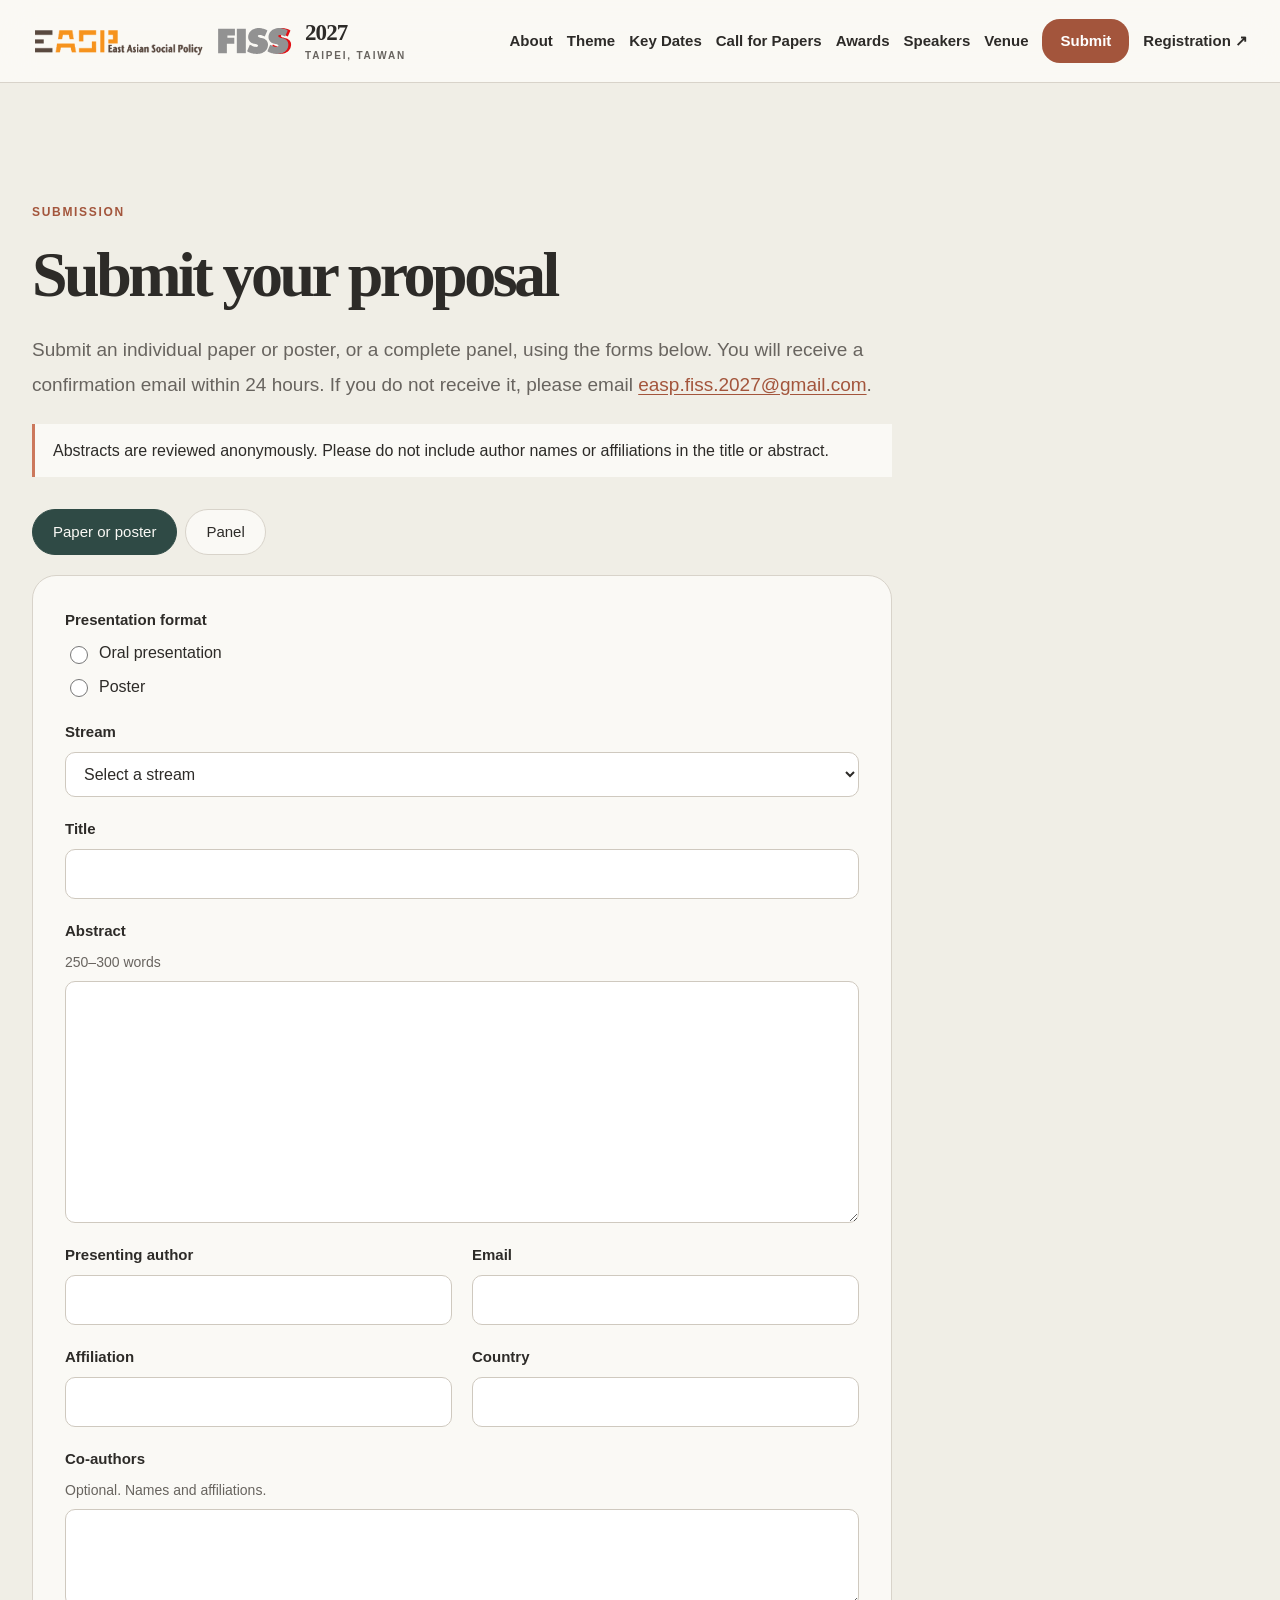
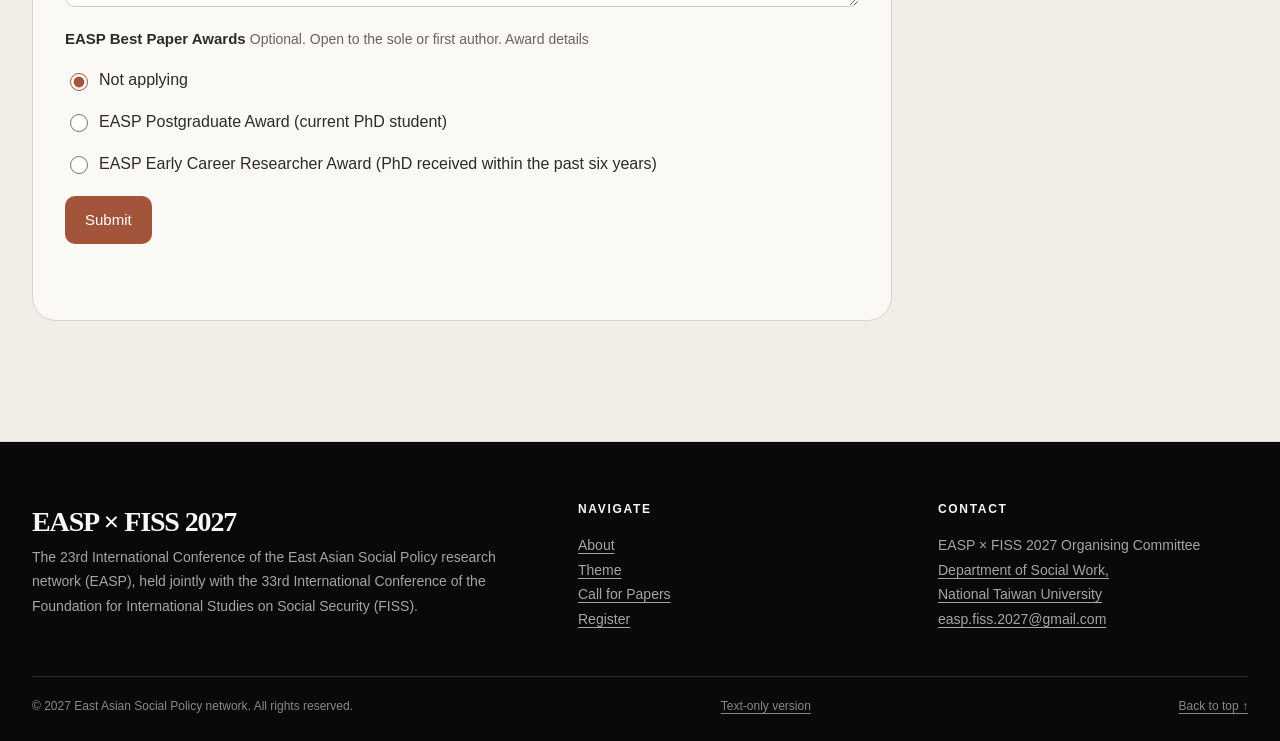
<file: 網頁/submit.html>
<!doctype html>
<html lang="en"><head><meta charset="utf-8"><meta name="viewport" content="width=device-width,initial-scale=1"><title>Submit your proposal | EASP × FISS 2027</title><meta name="description" content="Submit an individual paper or poster, or a complete panel, to the 23rd EASP and 33rd FISS Joint International Conference, National Taiwan University, Taipei, 30 June – 2 July 2027."><link rel="canonical" href="https://easpfiss2027.org/submit"><link rel="icon" href="data:,"><link rel="stylesheet" href="claude-theme.css">
<style>
/* 投稿頁專用（Claude 風格；共用樣式在 claude-theme.css）。投稿區塊與表單樣式由 cfp.html 搬來。 */
/* 主標題用 h1，外觀比照原本的區塊標題 h2 */
.section h1{max-width:900px;font-size:clamp(38px,5vw,68px);font-weight:700;line-height:1.02;letter-spacing:-.055em;text-wrap:balance}
.section-intro a,.form-note a{color:#a3553c;text-decoration:underline;text-underline-offset:3px}
.form-note{max-width:860px;margin-top:22px;padding:14px 18px;border-left:3px solid #cc785c;background:#faf9f5;font-size:16px}
.form-tabs{display:flex;flex-wrap:wrap;gap:8px;margin-top:32px}
.form-tabs button{min-height:46px;padding:10px 20px;border:1px solid var(--line);border-radius:999px;background:#faf9f5;color:var(--ink);font-size:15px;cursor:pointer}
.form-tabs button[aria-selected="true"]{background:#2f4a45;border-color:#2f4a45;color:#faf9f5}
.sub-form{display:grid;gap:20px;max-width:860px;margin-top:20px;padding:32px;border:1px solid var(--line);border-radius:24px;background:#faf9f5}
.fld{display:grid;gap:8px;min-width:0;margin:0;padding:0;border:0;color:var(--ink);font-size:15px;font-weight:700}
.fld input,.fld select,.fld textarea{width:100%;padding:12px 14px;border:1px solid #cfc9bf;border-radius:10px;background:#fff;color:var(--ink);font:400 16px/1.5 var(--body-font)}
.fld textarea{resize:vertical}
.fld input:focus,.fld select:focus,.fld textarea:focus{outline:2px solid #a3553c;outline-offset:1px;border-color:#a3553c}
.fld legend,.paper legend{margin-bottom:8px;padding:0;font-size:15px;font-weight:700}
.hint{color:var(--muted);font-size:14px;font-weight:400}
.opt{display:inline-flex;align-items:center;gap:8px;margin-right:24px;font-size:16px;font-weight:400}
.opt-stack .opt{display:flex;margin:8px 0 0}
.fld[hidden]{display:none}
.opt input{width:18px;height:18px;accent-color:#a3553c}
.fld-row{display:grid;grid-template-columns:1fr 1fr;gap:20px}
.paper{display:grid;gap:16px;min-width:0;margin:0;padding:22px;border:1px solid var(--line);border-radius:16px;background:#fff}
.sub-form .button{justify-self:start;border:0;cursor:pointer}
.sub-form .button:disabled{opacity:.6;cursor:wait}
.form-status{min-height:1.5em;font-size:16px}
.form-status.ok{padding:14px 18px;border-radius:10px;background:#dff2e5;color:#1b6532}
.form-status.err{padding:14px 18px;border-radius:10px;background:#fbe6e1;color:#8a2a17}
@media (max-width:760px){.section h1{font-size:clamp(37px,10vw,58px)}.fld-row{grid-template-columns:1fr}.sub-form{padding:20px}}
</style>
</head>
<body class="theme-claude">
<a class="skip-link" href="#main">Skip to content</a>
<header class="site-header" id="top">
<div class="wrap header-row">
<a class="brand" href="./" aria-label="EASP × FISS 2027 home">
<img src="assets/easp-logo.gif" alt="EASP" width="81" height="33"><img class="brand-fiss" src="assets/fiss-logo.svg" alt="FISS" width="74" height="33">
<span class="brand-lockup">2027<small>TAIPEI, TAIWAN</small></span>
</a>
<button class="menu-button" type="button" aria-expanded="false" aria-controls="main-nav" aria-label="Toggle navigation">Menu</button>
<nav class="main-nav" id="main-nav" aria-label="Primary">
<a href="./#about">About</a><a href="./#theme">Theme</a><a href="./#dates">Key Dates</a><a href="cfp">Call for Papers</a><a href="cfp#awards">Awards</a><a href="./#speakers">Speakers</a><a href="./#venue">Venue</a><a class="nav-cta" href="submit" aria-current="page">Submit</a><a href="./#register">Registration ↗</a>
</nav>
</div>
</header>
<main id="main">
<section class="section section-alt" id="submit">
<div class="wrap">
<span class="section-label">Submission</span>
<h1>Submit your proposal</h1>
<p class="section-intro">Submit an individual paper or poster, or a complete panel, using the forms below. You will receive a confirmation email within 24 hours. If you do not receive it, please email <a href="mailto:easp.fiss.2027@gmail.com">easp.fiss.2027@gmail.com</a>.</p>
<p class="form-note">Abstracts are reviewed anonymously. Please do not include author names or affiliations in the title or abstract.</p>
<div class="form-tabs" role="tablist" aria-label="Submission type">
          <button type="button" role="tab" id="tab-paper" aria-controls="panel-paper" aria-selected="true">Paper or poster</button>
          <button type="button" role="tab" id="tab-panel" aria-controls="panel-panel" aria-selected="false" tabindex="-1">Panel</button>
        </div>
        <div role="tabpanel" id="panel-paper" aria-labelledby="tab-paper">
          <form class="sub-form" id="form-paper">
            <fieldset class="fld"><legend>Presentation format</legend>
              <label class="opt"><input type="radio" name="format" value="Oral presentation" required> Oral presentation</label>
              <label class="opt"><input type="radio" name="format" value="Poster"> Poster</label>
            </fieldset>
            <fieldset class="fld" id="poster-fallback" hidden><legend>If not accepted as an oral presentation, are you willing to be considered as a poster presentation?</legend>
              <label class="opt"><input type="radio" name="posterok" value="Yes"> Yes</label>
              <label class="opt"><input type="radio" name="posterok" value="No"> No</label>
            </fieldset>
            <label class="fld">Stream<select name="stream" required><option value="" disabled selected>Select a stream</option><option value="AI and Social Policy: Automation, Platform Work and Social Protection">01. AI and Social Policy: Automation, Platform Work and Social Protection</option><option value="Eco-social Policy: Climate Change, Just Transition and Sustainable Welfare">02. Eco-social Policy: Climate Change, Just Transition and Sustainable Welfare</option><option value="East Asian Welfare Regimes: Theories, Debates and Transformations">03. East Asian Welfare Regimes: Theories, Debates and Transformations</option><option value="Euro-Asia Comparative Welfare">04. Euro-Asia Comparative Welfare</option><option value="Population Ageing, Pensions and Old-age Income Security">05. Population Ageing, Pensions and Old-age Income Security</option><option value="Long-term Care and Care Policy">06. Long-term Care and Care Policy</option><option value="Family Policy, Gender and Ultra-low Fertility">07. Family Policy, Gender and Ultra-low Fertility</option><option value="Labour Market Change, Employment and Skills Policy">08. Labour Market Change, Employment and Skills Policy</option><option value="Poverty, Inequality and Social Assistance">09. Poverty, Inequality and Social Assistance</option><option value="Health, Mental Health and Disability Policy">10. Health, Mental Health and Disability Policy</option><option value="Migration, Migrant Workers and Social Policy">11. Migration, Migrant Workers and Social Policy</option><option value="Housing and Urban Policy">12. Housing and Urban Policy</option><option value="Social Investment, Social Innovation and Welfare Governance">13. Social Investment, Social Innovation and Welfare Governance</option><option value="Open Stream">14. Open Stream</option></select></label>
            <label class="fld">Title<input name="title" required></label>
            <label class="fld">Abstract <span class="hint">250–300 words</span><textarea name="abstract" rows="9" required></textarea></label>
            <div class="fld-row">
              <label class="fld">Presenting author<input name="author" autocomplete="name" required></label>
              <label class="fld">Email<input type="email" name="email" autocomplete="email" required></label>
            </div>
            <div class="fld-row">
              <label class="fld">Affiliation<input name="affiliation" autocomplete="organization" required></label>
              <label class="fld">Country<input name="country" autocomplete="country-name" required></label>
            </div>
            <label class="fld">Co-authors <span class="hint">Optional. Names and affiliations.</span><textarea name="coauthors" rows="3"></textarea></label>
            <fieldset class="fld opt-stack"><legend>EASP Best Paper Awards <span class="hint">Optional. Open to the sole or first author. <a href="cfp#awards">Award details</a></span></legend>
              <label class="opt"><input type="radio" name="award" value="Not applying" checked> Not applying</label>
              <label class="opt"><input type="radio" name="award" value="PhD Student Award"> EASP Postgraduate Award (current PhD student)</label>
              <label class="opt"><input type="radio" name="award" value="Early Career Researcher Award"> EASP Early Career Researcher Award (PhD received within the past six years)</label>
            </fieldset>
            <button class="button" type="submit">Submit</button>
            <p class="form-status" role="status" aria-live="polite"></p>
          </form>
        </div>
        <div role="tabpanel" id="panel-panel" aria-labelledby="tab-panel" hidden>
          <form class="sub-form" id="form-panel">
            <label class="fld">Closest stream <span class="hint">Optional, for scheduling. A panel forms its own session; the stream only helps us schedule it.</span><select name="stream"><option value="" selected>Not specified</option><option value="AI and Social Policy: Automation, Platform Work and Social Protection">01. AI and Social Policy: Automation, Platform Work and Social Protection</option><option value="Eco-social Policy: Climate Change, Just Transition and Sustainable Welfare">02. Eco-social Policy: Climate Change, Just Transition and Sustainable Welfare</option><option value="East Asian Welfare Regimes: Theories, Debates and Transformations">03. East Asian Welfare Regimes: Theories, Debates and Transformations</option><option value="Euro-Asia Comparative Welfare">04. Euro-Asia Comparative Welfare</option><option value="Population Ageing, Pensions and Old-age Income Security">05. Population Ageing, Pensions and Old-age Income Security</option><option value="Long-term Care and Care Policy">06. Long-term Care and Care Policy</option><option value="Family Policy, Gender and Ultra-low Fertility">07. Family Policy, Gender and Ultra-low Fertility</option><option value="Labour Market Change, Employment and Skills Policy">08. Labour Market Change, Employment and Skills Policy</option><option value="Poverty, Inequality and Social Assistance">09. Poverty, Inequality and Social Assistance</option><option value="Health, Mental Health and Disability Policy">10. Health, Mental Health and Disability Policy</option><option value="Migration, Migrant Workers and Social Policy">11. Migration, Migrant Workers and Social Policy</option><option value="Housing and Urban Policy">12. Housing and Urban Policy</option><option value="Social Investment, Social Innovation and Welfare Governance">13. Social Investment, Social Innovation and Welfare Governance</option><option value="Open Stream">14. Open Stream</option></select></label>
            <label class="fld">Panel title<input name="ptitle" required></label>
            <label class="fld">Panel abstract<textarea name="pabstract" rows="7" required></textarea></label>
            <div class="fld-row">
              <label class="fld">Organiser<input name="organiser" autocomplete="name" required></label>
              <label class="fld">Email<input type="email" name="email" autocomplete="email" required></label>
            </div>
            <div class="fld-row">
              <label class="fld">Affiliation<input name="affiliation" autocomplete="organization" required></label>
              <label class="fld">Country<input name="country" autocomplete="country-name" required></label>
            </div>
            <fieldset class="paper"><legend>Paper 1</legend>
              <label class="fld">Title<input name="p1t" required></label>
              <label class="fld">Authors and affiliations<input name="p1a" required></label>
              <label class="fld">Abstract<textarea name="p1b" rows="6" required></textarea></label>
              <label class="fld">EASP Best Paper Award <span class="hint">Optional. Open to the sole or first author. <a href="cfp#awards">Award details</a></span><select name="p1w"><option value="">Not applying</option><option value="PhD Student Award">EASP Postgraduate Award (current PhD student)</option><option value="Early Career Researcher Award">EASP Early Career Researcher Award (PhD received within the past six years)</option></select></label>
            </fieldset>
            <fieldset class="paper"><legend>Paper 2</legend>
              <label class="fld">Title<input name="p2t" required></label>
              <label class="fld">Authors and affiliations<input name="p2a" required></label>
              <label class="fld">Abstract<textarea name="p2b" rows="6" required></textarea></label>
              <label class="fld">EASP Best Paper Award <span class="hint">Optional. Open to the sole or first author. <a href="cfp#awards">Award details</a></span><select name="p2w"><option value="">Not applying</option><option value="PhD Student Award">EASP Postgraduate Award (current PhD student)</option><option value="Early Career Researcher Award">EASP Early Career Researcher Award (PhD received within the past six years)</option></select></label>
            </fieldset>
            <fieldset class="paper"><legend>Paper 3</legend>
              <label class="fld">Title<input name="p3t" required></label>
              <label class="fld">Authors and affiliations<input name="p3a" required></label>
              <label class="fld">Abstract<textarea name="p3b" rows="6" required></textarea></label>
              <label class="fld">EASP Best Paper Award <span class="hint">Optional. Open to the sole or first author. <a href="cfp#awards">Award details</a></span><select name="p3w"><option value="">Not applying</option><option value="PhD Student Award">EASP Postgraduate Award (current PhD student)</option><option value="Early Career Researcher Award">EASP Early Career Researcher Award (PhD received within the past six years)</option></select></label>
            </fieldset>
            <fieldset class="paper"><legend>Paper 4 (optional)</legend>
              <label class="fld">Title<input name="p4t"></label>
              <label class="fld">Authors and affiliations<input name="p4a"></label>
              <label class="fld">Abstract<textarea name="p4b" rows="6"></textarea></label>
              <label class="fld">EASP Best Paper Award <span class="hint">Optional. Open to the sole or first author. <a href="cfp#awards">Award details</a></span><select name="p4w"><option value="">Not applying</option><option value="PhD Student Award">EASP Postgraduate Award (current PhD student)</option><option value="Early Career Researcher Award">EASP Early Career Researcher Award (PhD received within the past six years)</option></select></label>
            </fieldset>
            <button class="button" type="submit">Submit panel</button>
            <p class="form-status" role="status" aria-live="polite"></p>
          </form>
        </div>
</div>
</section>
</main>
<footer class="site-footer" id="contact">
<div class="wrap footer-grid">
<div><div class="footer-brand">EASP × FISS 2027</div><p>The 23rd International Conference of the East Asian Social Policy research network (EASP), held jointly with the 33rd International Conference of the Foundation for International Studies on Social Security (FISS).</p></div>
<div><h3>Navigate</h3><ul><li><a href="./#about">About</a></li><li><a href="./#theme">Theme</a></li><li><a href="cfp">Call for Papers</a></li><li><a href="./#register">Register</a></li></ul></div>
<div><h3>Contact</h3><ul><li>EASP × FISS 2027 Organising Committee</li><li><a href="https://ntusw.ntu.edu.tw/?locale=en" target="_blank" rel="noopener">Department of Social Work,<br>National Taiwan University</a></li><li><a href="mailto:easp.fiss.2027@gmail.com">easp.fiss.2027@gmail.com</a></li></ul></div>
</div>
<div class="wrap footer-bottom"><p>© 2027 East Asian Social Policy network. All rights reserved.</p><p><a href="text">Text-only version</a></p><p><a href="#top">Back to top ↑</a></p></div>
</footer>
<script>(()=>{const m=document.querySelector('.menu-button'),n=document.querySelector('.main-nav');if(!m||!n)return;const close=()=>{n.classList.remove('is-open');m.setAttribute('aria-expanded','false')};m.addEventListener('click',()=>{const o=m.getAttribute('aria-expanded')!=='true';m.setAttribute('aria-expanded',String(o));n.classList.toggle('is-open',o)});n.querySelectorAll('a').forEach(a=>a.addEventListener('click',close));document.addEventListener('keydown',e=>{if(e.key==='Escape'&&n.classList.contains('is-open')){close();m.focus()}})})();</script>
<script>
/* 投稿表單：資料以 no-cors 送進 Google 表單（同社會政策課的簽到做法），送出後顯示投稿編號。 */
(()=>{
const CONTACT='easp.fiss.2027@gmail.com';
const CFG={
  paper:{endpoint:'https://docs.google.com/forms/d/e/1FAIpQLSfTKOIeMeIrwL9GzagzqsFMmIgTYsr_LWTZV-cBvwGopD-Xtw/formResponse',prefix:'P',
    f:{"id": "entry.995306747", "format": "entry.533827576", "stream": "entry.1269003987", "title": "entry.1622521241", "abstract": "entry.1160982437", "author": "entry.1417927186", "email": "entry.1529309488", "affiliation": "entry.1391436120", "country": "entry.1074306785", "coauthors": "entry.1007628357", "posterok": "entry.1424138205", "award": "entry.1617556061"}},
  panel:{endpoint:'https://docs.google.com/forms/d/e/1FAIpQLSfLCE9WUNvR6yi4U-qouK0guuggoMdZbzzljpTgDEpLPPsIJg/formResponse',prefix:'N',
    f:{"id": "entry.995306747", "stream": "entry.533827576", "ptitle": "entry.1269003987", "pabstract": "entry.1622521241", "organiser": "entry.1160982437", "email": "entry.1417927186", "affiliation": "entry.1529309488", "country": "entry.1391436120", "p1": "entry.1074306785", "p2": "entry.1007628357", "p3": "entry.1304449812", "p4": "entry.1970929513"}}
};
const newId=p=>{const c='ABCDEFGHJKLMNPQRSTUVWXYZ23456789',a=new Uint32Array(6);crypto.getRandomValues(a);return p+'-'+Array.from(a,n=>c[n%c.length]).join('');};
const tabs=[document.getElementById('tab-paper'),document.getElementById('tab-panel')];
const show=t=>{tabs.forEach(b=>{const on=b===t;b.setAttribute('aria-selected',String(on));b.tabIndex=on?0:-1;document.getElementById(b.getAttribute('aria-controls')).hidden=!on;});};
tabs.forEach((b,i)=>{b.addEventListener('click',()=>show(b));b.addEventListener('keydown',e=>{if(e.key==='ArrowRight'||e.key==='ArrowLeft'){e.preventDefault();const n=tabs[(i+1)%2];show(n);n.focus();}});});
const v=(form,name)=>(form.elements[name]?form.elements[name].value:'').trim();
const paperText=(form,n)=>{const t=v(form,'p'+n+'t'),a=v(form,'p'+n+'a'),b=v(form,'p'+n+'b'),w=v(form,'p'+n+'w');return (t||a||b)?'Title: '+t+'\nAuthors: '+a+(w?'\nEASP Best Paper Award: '+w:'')+'\n\nAbstract:\n'+b:'';};
/* 選口頭發表時才問「沒錄取口頭要不要改海報」，而且必填 */
const pf=document.getElementById('poster-fallback'),fp=document.getElementById('form-paper');
const syncPoster=()=>{const oral=!!fp.querySelector('input[name=format][value="Oral presentation"]:checked');pf.hidden=!oral;pf.querySelectorAll('input').forEach(i=>{i.required=oral;if(!oral)i.checked=false;});};
fp.querySelectorAll('input[name=format]').forEach(i=>i.addEventListener('change',syncPoster));
fp.addEventListener('reset',()=>setTimeout(syncPoster,0));
function wire(kind){
  const form=document.getElementById('form-'+kind),btn=form.querySelector('button[type=submit]'),note=form.querySelector('.form-status'),c=CFG[kind];
  form.addEventListener('submit',e=>{
    e.preventDefault();
    const id=newId(c.prefix),email=v(form,'email'),fd=new FormData();
    fd.append(c.f.id,id);
    if(kind==='paper'){
      const fmt=form.querySelector('input[name=format]:checked');
      fd.append(c.f.format,fmt?fmt.value:'');
      ['stream','title','abstract','author','email','affiliation','country','coauthors'].forEach(k=>fd.append(c.f[k],v(form,k)));
      const pok=form.querySelector('input[name=posterok]:checked'),aw=form.querySelector('input[name=award]:checked');
      fd.append(c.f.posterok,fmt&&fmt.value==='Oral presentation'&&pok?pok.value:'');
      fd.append(c.f.award,aw?aw.value:'Not applying');
    }else{
      ['stream','ptitle','pabstract','organiser','email','affiliation','country'].forEach(k=>fd.append(c.f[k],v(form,k)));
      [1,2,3,4].forEach(n=>fd.append(c.f['p'+n],paperText(form,n)));
    }
    btn.disabled=true;note.className='form-status';note.textContent='Sending…';
    fetch(c.endpoint,{method:'POST',mode:'no-cors',body:fd})
    .then(()=>{
      form.reset();
      note.className='form-status ok';
      note.textContent='Thank you. Your submission ID is '+id+'. A confirmation email will be sent to '+email+' within 24 hours. If you do not receive it, please email '+CONTACT+' and quote your submission ID.';
    })
    .catch(()=>{
      note.className='form-status err';
      note.textContent='Your submission could not be sent. Please check your connection and try again. If the problem continues, please email '+CONTACT+'.';
    })
    .finally(()=>{btn.disabled=false;});
  });
}
wire('paper');wire('panel');
/* 從徵稿頁的卡片連過來：#panel 開 Panel 分頁；#paper、#poster 開論文分頁並先選好形式 */
const h=location.hash.slice(1);
if(h==='panel')show(tabs[1]);
else if(h==='paper'||h==='poster'){show(tabs[0]);const r=document.querySelector('#form-paper input[name=format][value="'+(h==='poster'?'Poster':'Oral presentation')+'"]');if(r){r.checked=true;r.dispatchEvent(new Event('change'));}}
})();
</script>
</body>
</html>
</file>
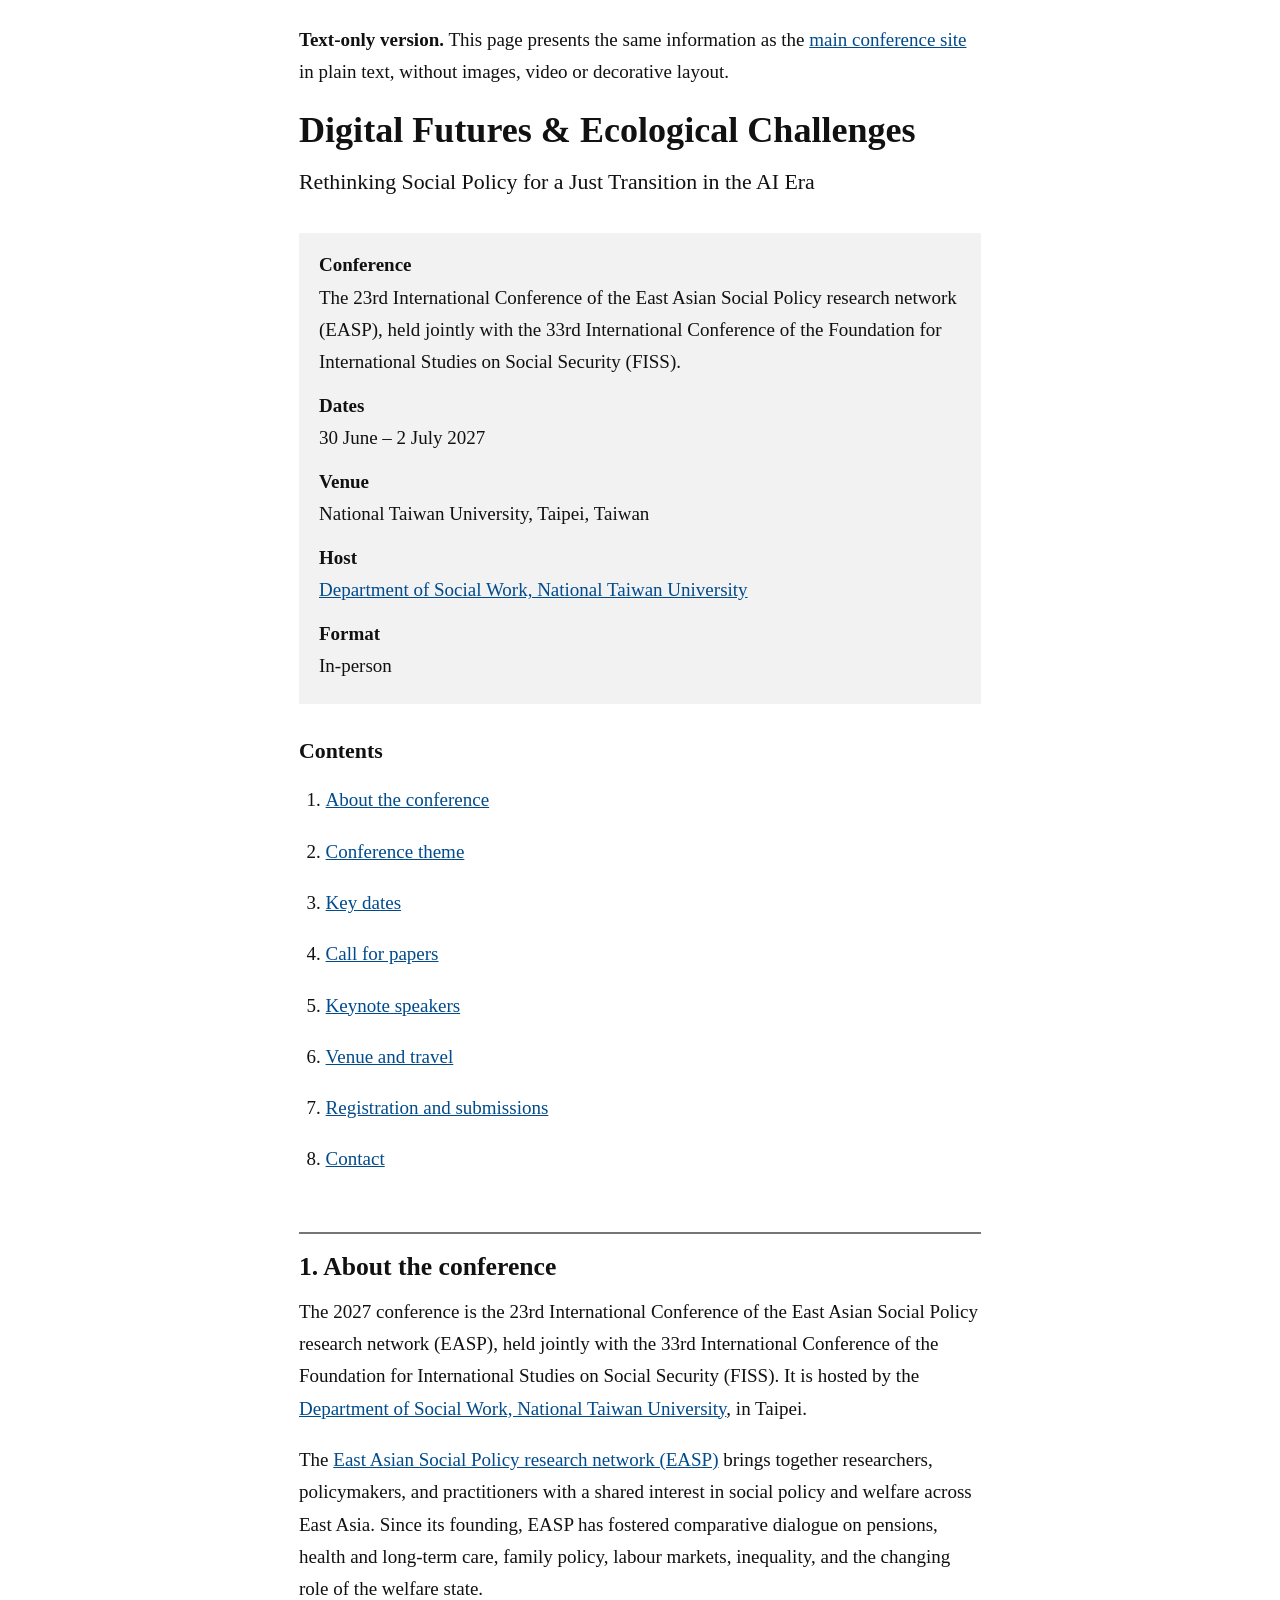
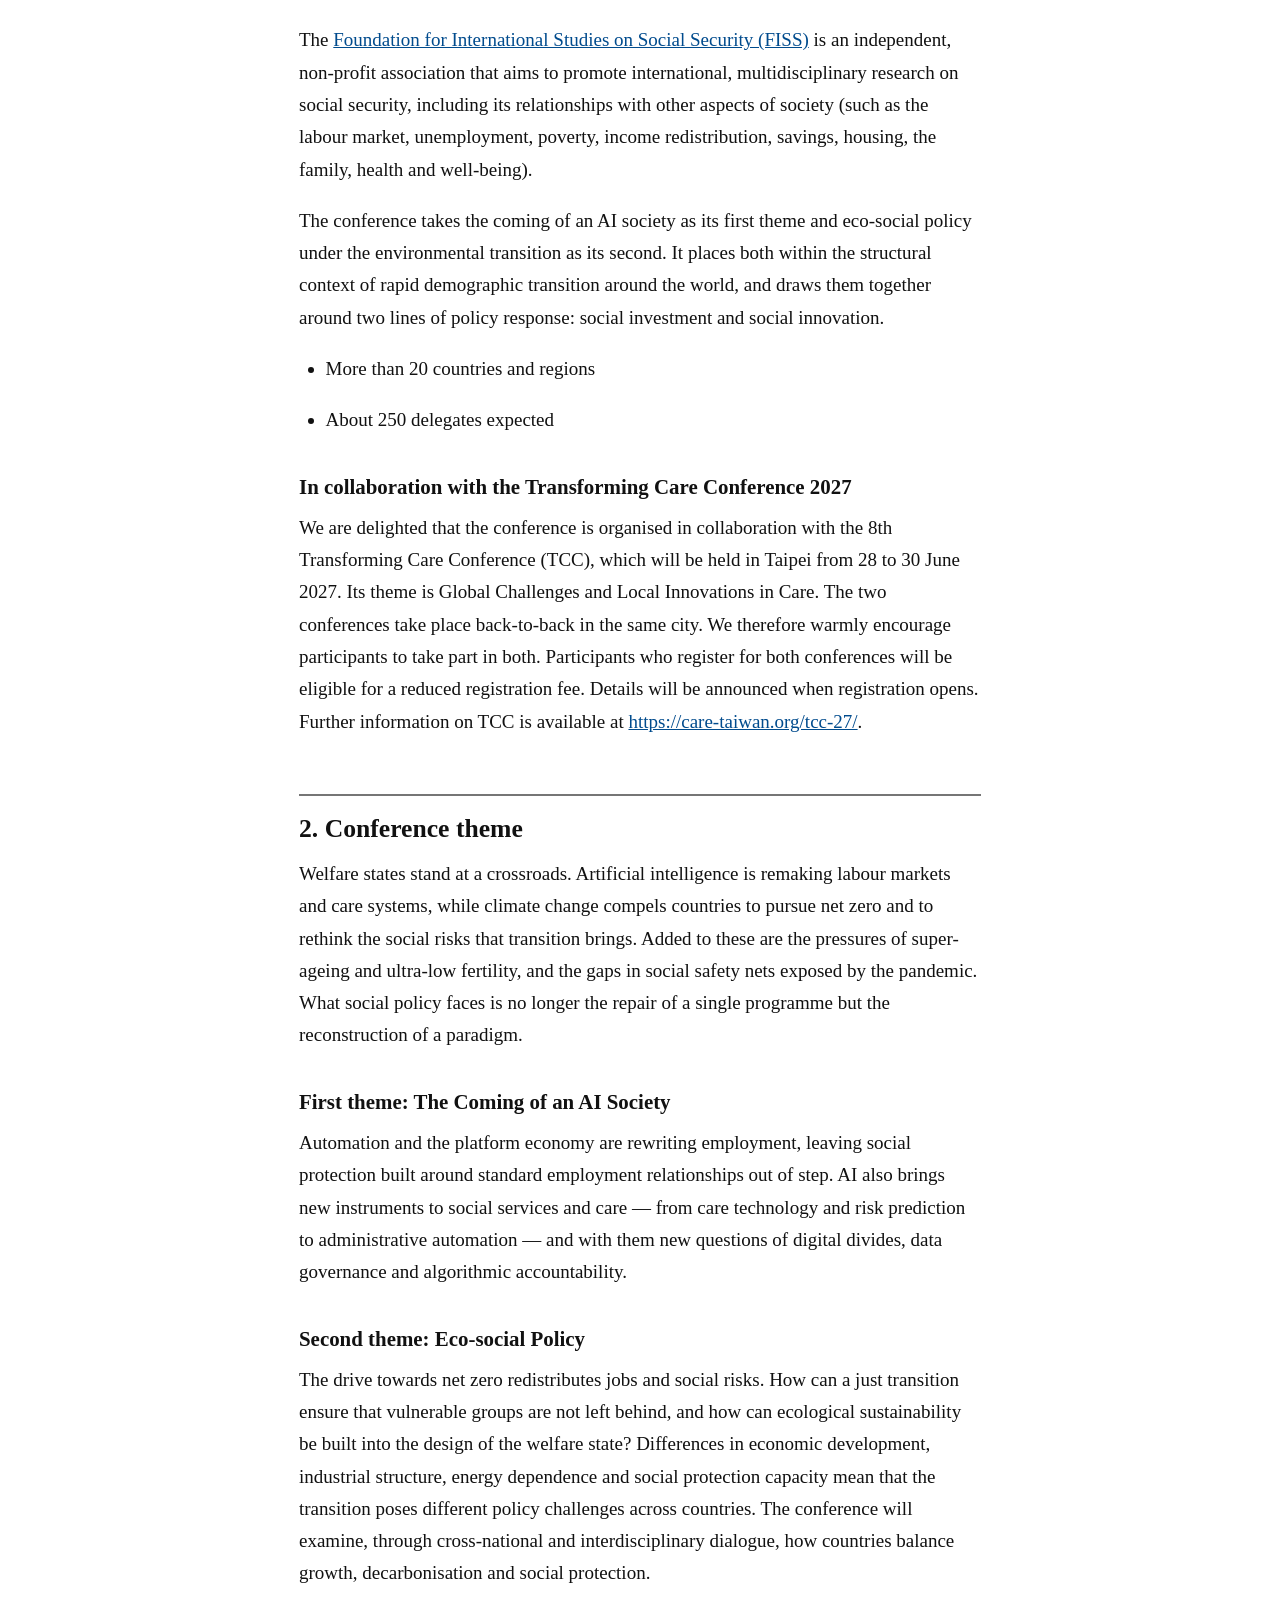
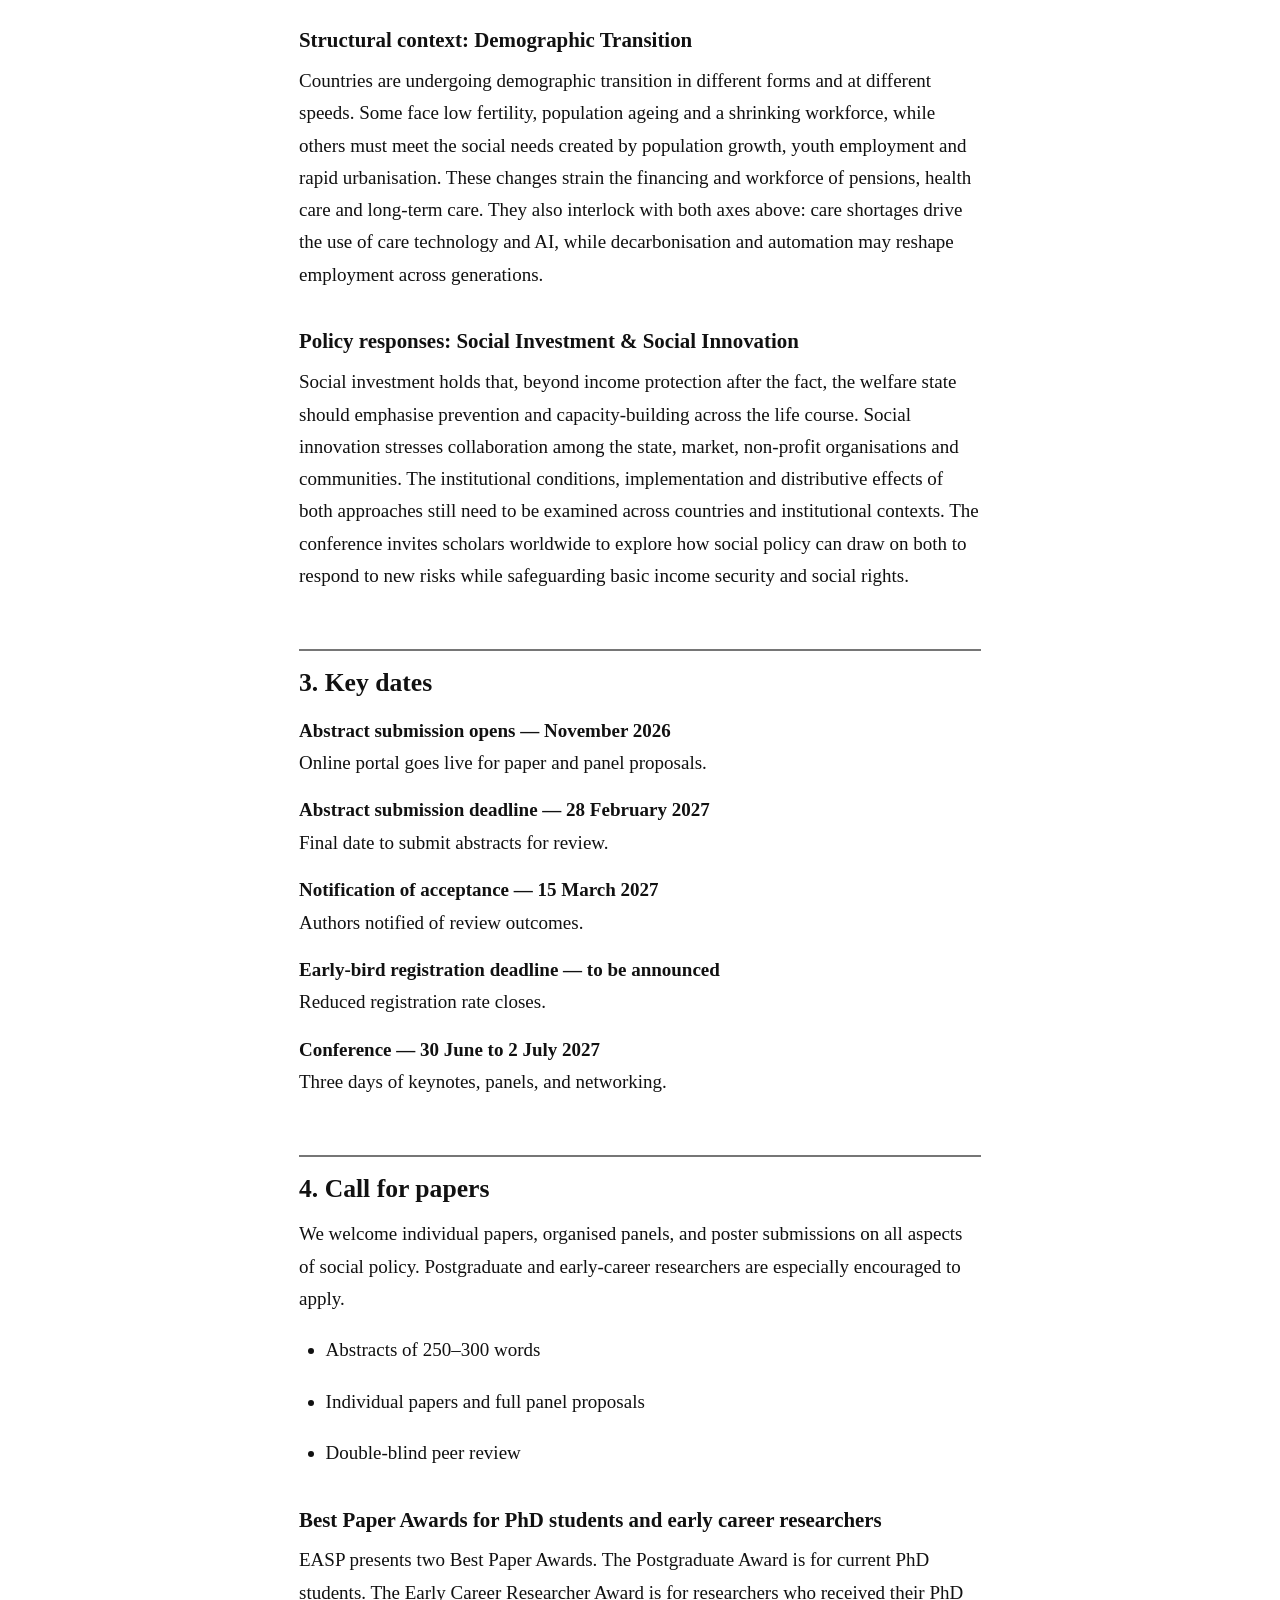
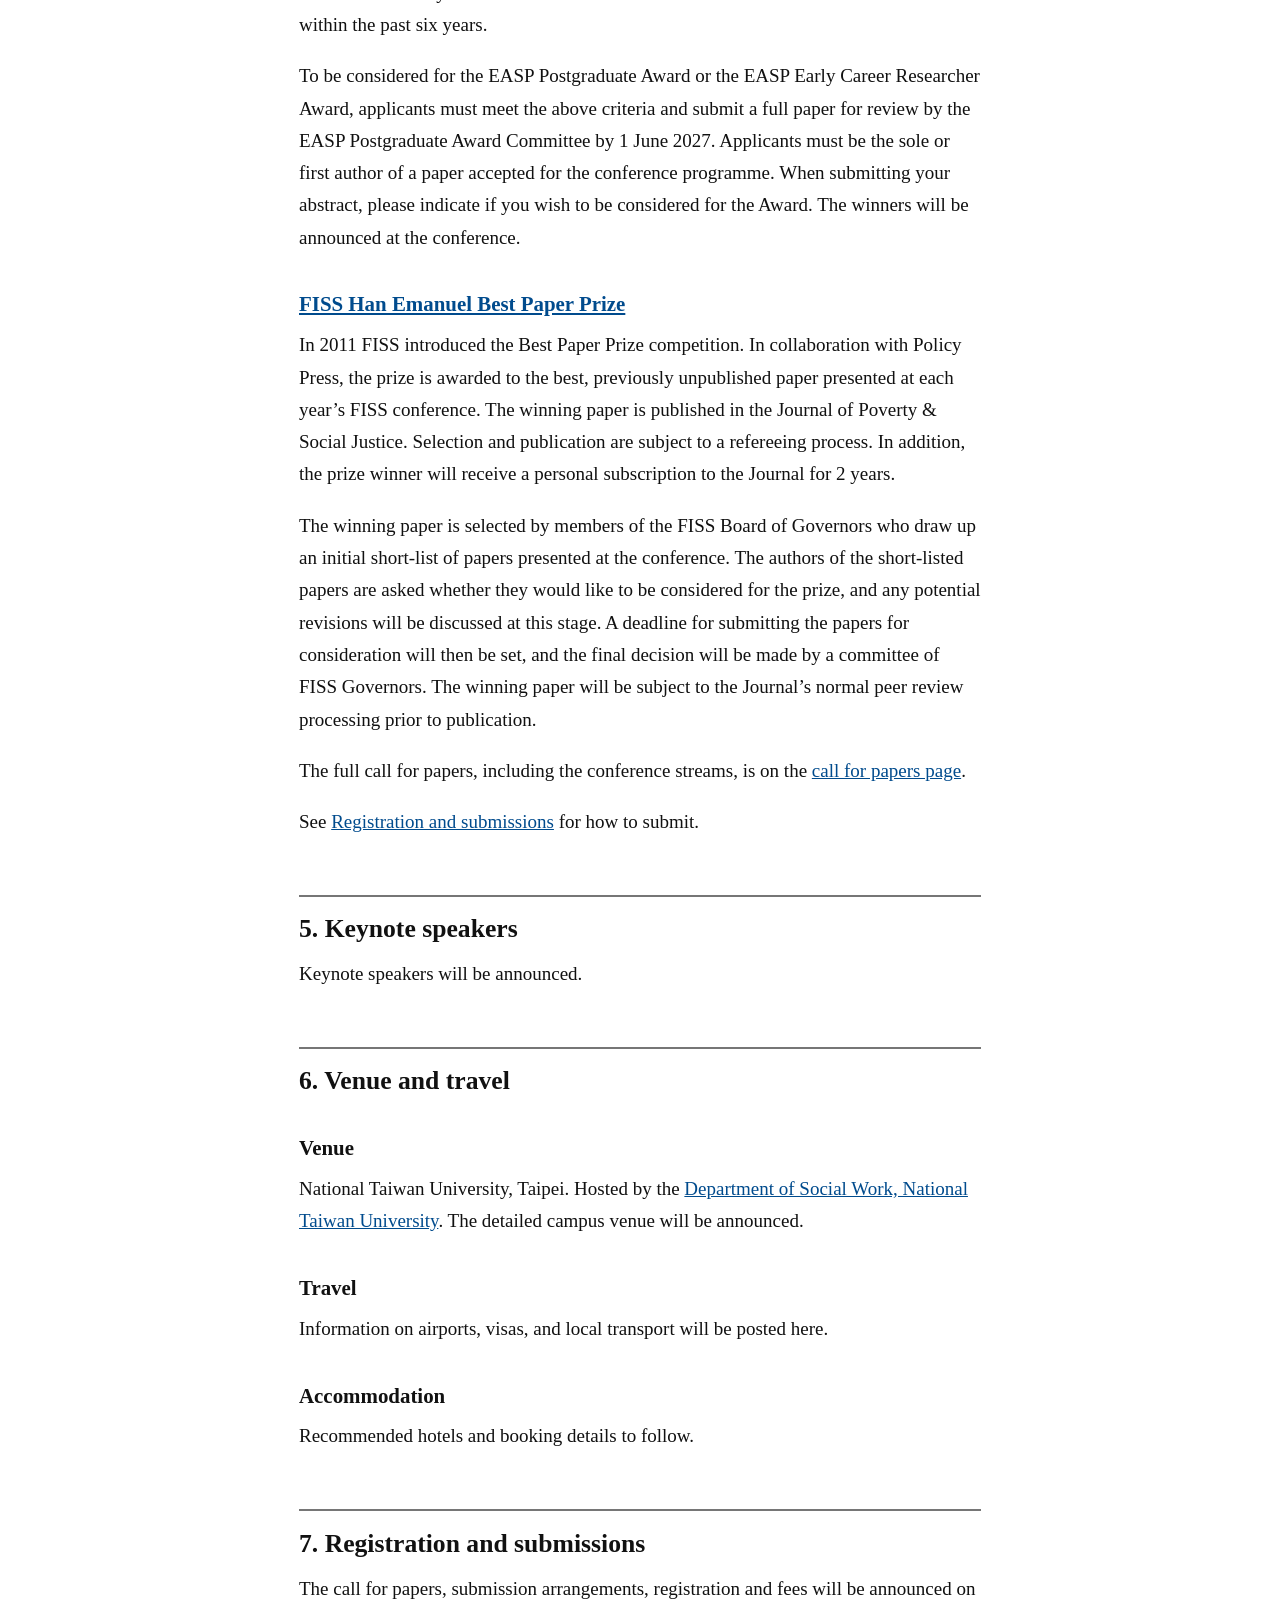
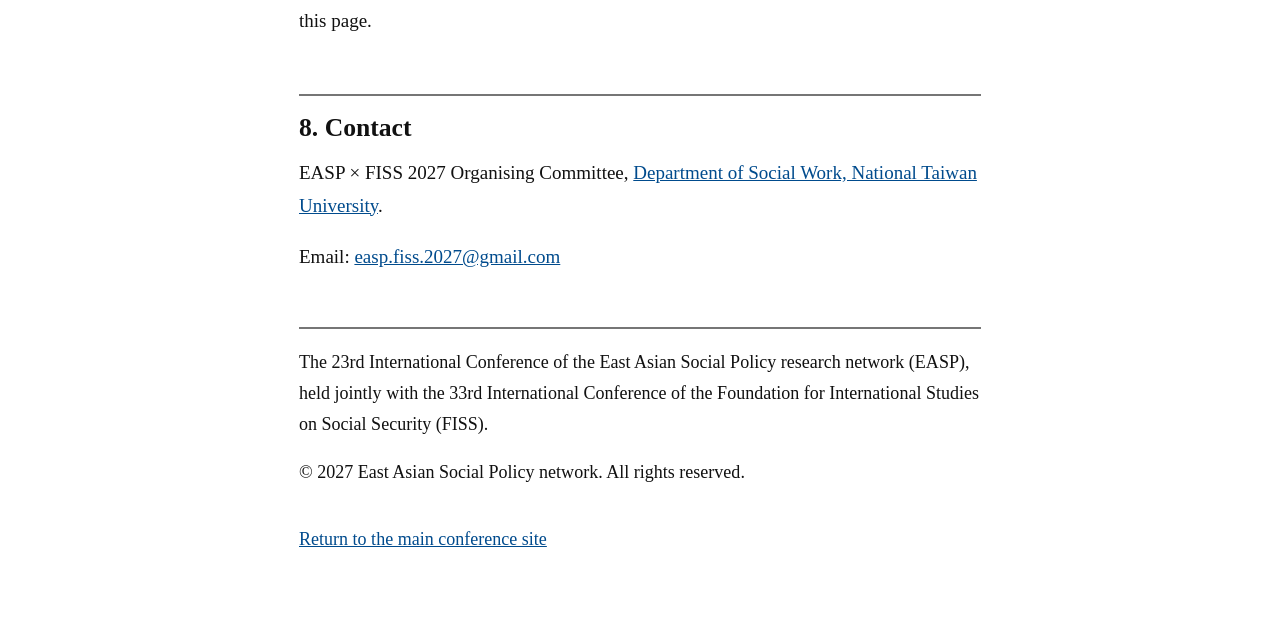
<file: 網頁/text.html>
<!DOCTYPE html>
<html lang="en">
<head>
<meta charset="UTF-8">
<meta name="viewport" content="width=device-width, initial-scale=1">
<title>Text-only version | EASP × FISS 2027 Conference</title>
<meta name="description" content="Text-only, screen-reader friendly version of the EASP 2027 conference site. The 23rd EASP International Conference and the 33rd FISS International Conference, National Taiwan University, Taipei, 30 June – 2 July 2027.">
<link rel="canonical" href="https://easpfiss2027.org/text">
<style>
  :root{
    --ink:#111;
    --paper:#fff;
    --link:#004b8d;
    --visited:#5a2d8c;
    --rule:#767676;
    --mark:#f2f2f2;
  }
  *{box-sizing:border-box}
  html{scroll-behavior:smooth}
  @media(prefers-reduced-motion:reduce){html{scroll-behavior:auto}*{animation:none!important;transition:none!important}}
  body{
    margin:0;
    padding:0;
    background:var(--paper);
    color:var(--ink);
    font-family:Georgia,'Times New Roman',serif;
    font-size:19px;
    line-height:1.7;
  }
  .wrap{max-width:38em;margin:0 auto;padding:1.5rem 1.25rem 4rem}
  a{color:var(--link)}
  a:visited{color:var(--visited)}
  a:focus-visible{outline:3px solid var(--ink);outline-offset:3px}
  .skip{position:absolute;left:-9999px}
  .skip:focus{position:static;display:inline-block;margin-bottom:1rem;padding:.5rem;background:var(--ink);color:var(--paper)}
  h1{font-size:1.9em;line-height:1.25;margin:0 0 .3em}
  h2{font-size:1.35em;line-height:1.3;margin:2.2em 0 .5em;padding-top:.6em;border-top:2px solid var(--rule)}
  h3{font-size:1.1em;margin:1.6em 0 .3em}
  p,li{margin:0 0 1em}
  ul,ol{padding-left:1.4em}
  dl{margin:0 0 1em}
  dt{font-weight:bold;margin-top:.8em}
  dd{margin:0 0 .3em 0}
  .subtitle{font-size:1.15em;margin-bottom:1.5em}
  .facts{background:var(--mark);padding:1rem 1.25rem;margin:0 0 1.5em}
  .facts dt{margin-top:.6em}
  .facts dt:first-child{margin-top:0}
  nav.toc{margin:0 0 2em}
  nav.toc h2{font-size:1.15em;border-top:none;padding-top:0;margin-top:1.5em}
  .note{border-left:4px solid var(--rule);padding-left:1rem;margin:0 0 1em}
  footer{margin-top:3em;padding-top:1em;border-top:2px solid var(--rule);font-size:.95em}
  .back{margin-top:2em}
</style>
</head>
<body>
<a class="skip" href="#toc">Skip to contents</a>
<div class="wrap">

<p><strong>Text-only version.</strong> This page presents the same information as the <a href="index.html">main conference site</a> in plain text, without images, video or decorative layout.</p>

<h1>Digital Futures &amp; Ecological Challenges</h1>
<p class="subtitle">Rethinking Social Policy for a Just Transition in the AI Era</p>

<dl class="facts">
  <dt>Conference</dt>
  <dd>The 23rd International Conference of the East Asian Social Policy research network (EASP), held jointly with the 33rd International Conference of the Foundation for International Studies on Social Security (FISS).</dd>
  <dt>Dates</dt>
  <dd>30 June – 2 July 2027</dd>
  <dt>Venue</dt>
  <dd>National Taiwan University, Taipei, Taiwan</dd>
  <dt>Host</dt>
  <dd><a href="https://ntusw.ntu.edu.tw/?locale=en">Department of Social Work, National Taiwan University</a></dd>
  <dt>Format</dt>
  <dd>In-person</dd>
</dl>

<nav class="toc" id="toc" aria-labelledby="toc-heading">
  <h2 id="toc-heading">Contents</h2>
  <ol>
    <li><a href="#about">About the conference</a></li>
    <li><a href="#theme">Conference theme</a></li>
    <li><a href="#dates">Key dates</a></li>
    <li><a href="#cfp">Call for papers</a></li>
    <li><a href="#speakers">Keynote speakers</a></li>
    <li><a href="#venue">Venue and travel</a></li>
    <li><a href="#register">Registration and submissions</a></li>
    <li><a href="#contact">Contact</a></li>
  </ol>
</nav>

<h2 id="about">1. About the conference</h2>
<p>The 2027 conference is the 23rd International Conference of the East Asian Social Policy research network (EASP), held jointly with the 33rd International Conference of the Foundation for International Studies on Social Security (FISS). It is hosted by the <a href="https://ntusw.ntu.edu.tw/?locale=en">Department of Social Work, National Taiwan University</a>, in Taipei.</p>
<p>The <a href="https://welfareasia.org/">East Asian Social Policy research network (EASP)</a> brings together researchers, policymakers, and practitioners with a shared interest in social policy and welfare across East Asia. Since its founding, EASP has fostered comparative dialogue on pensions, health and long-term care, family policy, labour markets, inequality, and the changing role of the welfare state.</p>
<p>The <a href="https://www.fisssocialsecurity.org/">Foundation for International Studies on Social Security (FISS)</a> is an independent, non-profit association that aims to promote international, multidisciplinary research on social security, including its relationships with other aspects of society (such as the labour market, unemployment, poverty, income redistribution, savings, housing, the family, health and well-being).</p>
<p>The conference takes the coming of an AI society as its first theme and eco-social policy under the environmental transition as its second. It places both within the structural context of rapid demographic transition around the world, and draws them together around two lines of policy response: social investment and social innovation.</p>
<ul>
  <li>More than 20 countries and regions</li>
  <li>About 250 delegates expected</li>
</ul>

<h3 id="tcc">In collaboration with the Transforming Care Conference 2027</h3>
<p>We are delighted that the conference is organised in collaboration with the 8th Transforming Care Conference (TCC), which will be held in Taipei from 28 to 30 June 2027. Its theme is Global Challenges and Local Innovations in Care. The two conferences take place back-to-back in the same city. We therefore warmly encourage participants to take part in both. Participants who register for both conferences will be eligible for a reduced registration fee. Details will be announced when registration opens. Further information on TCC is available at <a href="https://care-taiwan.org/tcc-27/">https://care-taiwan.org/tcc-27/</a>.</p>

<h2 id="theme">2. Conference theme</h2>
<p>Welfare states stand at a crossroads. Artificial intelligence is remaking labour markets and care systems, while climate change compels countries to pursue net zero and to rethink the social risks that transition brings. Added to these are the pressures of super-ageing and ultra-low fertility, and the gaps in social safety nets exposed by the pandemic. What social policy faces is no longer the repair of a single programme but the reconstruction of a paradigm.</p>

<h3>First theme: The Coming of an AI Society</h3>
<p>Automation and the platform economy are rewriting employment, leaving social protection built around standard employment relationships out of step. AI also brings new instruments to social services and care — from care technology and risk prediction to administrative automation — and with them new questions of digital divides, data governance and algorithmic accountability.</p>

<h3>Second theme: Eco-social Policy</h3>
<p>The drive towards net zero redistributes jobs and social risks. How can a just transition ensure that vulnerable groups are not left behind, and how can ecological sustainability be built into the design of the welfare state? Differences in economic development, industrial structure, energy dependence and social protection capacity mean that the transition poses different policy challenges across countries. The conference will examine, through cross-national and interdisciplinary dialogue, how countries balance growth, decarbonisation and social protection.</p>

<h3>Structural context: Demographic Transition</h3>
<p>Countries are undergoing demographic transition in different forms and at different speeds. Some face low fertility, population ageing and a shrinking workforce, while others must meet the social needs created by population growth, youth employment and rapid urbanisation. These changes strain the financing and workforce of pensions, health care and long-term care. They also interlock with both axes above: care shortages drive the use of care technology and AI, while decarbonisation and automation may reshape employment across generations.</p>

<h3>Policy responses: Social Investment &amp; Social Innovation</h3>
<p>Social investment holds that, beyond income protection after the fact, the welfare state should emphasise prevention and capacity-building across the life course. Social innovation stresses collaboration among the state, market, non-profit organisations and communities. The institutional conditions, implementation and distributive effects of both approaches still need to be examined across countries and institutional contexts. The conference invites scholars worldwide to explore how social policy can draw on both to respond to new risks while safeguarding basic income security and social rights.</p>

<h2 id="dates">3. Key dates</h2>
<dl>
  <dt>Abstract submission opens — November 2026</dt>
  <dd>Online portal goes live for paper and panel proposals.</dd>
  <dt>Abstract submission deadline — 28 February 2027</dt>
  <dd>Final date to submit abstracts for review.</dd>
  <dt>Notification of acceptance — 15 March 2027</dt>
  <dd>Authors notified of review outcomes.</dd>
  <dt>Early-bird registration deadline — to be announced</dt>
  <dd>Reduced registration rate closes.</dd>
  <dt>Conference — 30 June to 2 July 2027</dt>
  <dd>Three days of keynotes, panels, and networking.</dd>
</dl>

<h2 id="cfp">4. Call for papers</h2>
<p>We welcome individual papers, organised panels, and poster submissions on all aspects of social policy. Postgraduate and early-career researchers are especially encouraged to apply.</p>
<ul>
  <li>Abstracts of 250–300 words</li>
  <li>Individual papers and full panel proposals</li>
  <li>Double-blind peer review</li>
</ul>
<h3>Best Paper Awards for PhD students and early career researchers</h3>
<p>EASP presents two Best Paper Awards. The Postgraduate Award is for current PhD students. The Early Career Researcher Award is for researchers who received their PhD within the past six years.</p>
<p>To be considered for the EASP Postgraduate Award or the EASP Early Career Researcher Award, applicants must meet the above criteria and submit a full paper for review by the EASP Postgraduate Award Committee by 1 June 2027. Applicants must be the sole or first author of a paper accepted for the conference programme. When submitting your abstract, please indicate if you wish to be considered for the Award. The winners will be announced at the conference.</p>
<h3><a href="https://www.fisssocialsecurity.org/best-paper-prize/">FISS Han Emanuel Best Paper Prize</a></h3>
<p>In 2011 FISS introduced the Best Paper Prize competition. In collaboration with Policy Press, the prize is awarded to the best, previously unpublished paper presented at each year’s FISS conference. The winning paper is published in the Journal of Poverty &amp; Social Justice. Selection and publication are subject to a refereeing process. In addition, the prize winner will receive a personal subscription to the Journal for 2 years.</p>
<p>The winning paper is selected by members of the FISS Board of Governors who draw up an initial short-list of papers presented at the conference. The authors of the short-listed papers are asked whether they would like to be considered for the prize, and any potential revisions will be discussed at this stage. A deadline for submitting the papers for consideration will then be set, and the final decision will be made by a committee of FISS Governors. The winning paper will be subject to the Journal’s normal peer review processing prior to publication.</p>
<p>The full call for papers, including the conference streams, is on the <a href="cfp">call for papers page</a>.</p>
<p>See <a href="#register">Registration and submissions</a> for how to submit.</p>

<h2 id="speakers">5. Keynote speakers</h2>
<p>Keynote speakers will be announced.</p>

<h2 id="venue">6. Venue and travel</h2>
<h3>Venue</h3>
<p>National Taiwan University, Taipei. Hosted by the <a href="https://ntusw.ntu.edu.tw/?locale=en">Department of Social Work, National Taiwan University</a>. The detailed campus venue will be announced.</p>
<h3>Travel</h3>
<p>Information on airports, visas, and local transport will be posted here.</p>
<h3>Accommodation</h3>
<p>Recommended hotels and booking details to follow.</p>

<h2 id="register">7. Registration and submissions</h2>
<p>The call for papers, submission arrangements, registration and fees will be announced on this page.</p>

<h2 id="contact">8. Contact</h2>
<p>EASP × FISS 2027 Organising Committee, <a href="https://ntusw.ntu.edu.tw/?locale=en">Department of Social Work, National Taiwan University</a>.</p>
<p>Email: <a href="mailto:easp.fiss.2027@gmail.com">easp.fiss.2027@gmail.com</a></p>

<footer>
  <p>The 23rd International Conference of the East Asian Social Policy research network (EASP), held jointly with the 33rd International Conference of the Foundation for International Studies on Social Security (FISS).</p>
  <p>© 2027 East Asian Social Policy network. All rights reserved.</p>
  <p class="back"><a href="index.html">Return to the main conference site</a></p>
</footer>

</div>
</body>
</html>
</file>
<file: 網頁/claude-theme.css>
/* EASP × FISS 2027 首頁樣式（Claude 風格）。由 styles.css、redesign.css（homepage-samples-20260920-no-earth）與 claude-site.css 合併。 */
:root {
  --bg: #ffffff;
  --surface: #f5f5f5;
  --surface-2: #ececec;
  --ink: #111111;
  --muted: #666666;
  --line: #d8d8d8;
  --accent: #1263ff;
  --accent-ink: #ffffff;
  --dark: #0b0b0b;
  --dark-ink: #ffffff;
  --radius: 12px;
  --max: 1240px;
  --body-font: Arial, Helvetica, sans-serif;
  --display-font: Arial, Helvetica, sans-serif;
}

* { box-sizing: border-box; }
html { scroll-behavior: smooth; scroll-padding-top: 132px; }
body {
  margin: 0;
  background: var(--bg);
  color: var(--ink);
  font-family: var(--body-font);
  font-size: 16px;
  line-height: 1.6;
  -webkit-font-smoothing: antialiased;
}
a { color: inherit; text-decoration: none; }
button { color: inherit; font: inherit; }
a, button { -webkit-tap-highlight-color: transparent; }
a:focus-visible, button:focus-visible { outline: 3px solid var(--accent); outline-offset: 4px; }
h1, h2, h3, p, figure { margin: 0; }
h1, h2, h3 { font-family: var(--display-font); }
img, video, svg { display: block; max-width: 100%; }
.wrap { width: min(var(--max), calc(100% - 64px)); margin-inline: auto; }
.skip-link { position: fixed; top: -80px; left: 24px; z-index: 500; background: var(--accent); color: var(--accent-ink); padding: 10px 16px; }
.skip-link:focus { top: 16px; }

.sample-switcher {
  position: sticky;
  inset: 0 0 auto;
  z-index: 200;
  min-height: 42px;
  display: flex;
  align-items: center;
  justify-content: center;
  gap: 16px;
  padding: 7px 20px;
  color: #f7f7f7;
  background: #111214;
  border-bottom: 1px solid #35363a;
  font: 12px/1.2 Arial, sans-serif;
}
.sample-switcher > span { color: #a9abb2; white-space: nowrap; }
.sample-nav { display: flex; gap: 5px; overflow-x: auto; scrollbar-width: none; }
.sample-nav::-webkit-scrollbar { display: none; }
.sample-nav a { padding: 7px 11px; border-radius: 999px; white-space: nowrap; transition: background .2s, color .2s; }
.sample-nav a:hover { background: #2b2d32; }
.sample-nav a[aria-current="page"] { color: #111; background: #fff; }

.site-header { position: relative; z-index: 100; border-bottom: 1px solid var(--line); background: color-mix(in srgb, var(--bg) 92%, transparent); backdrop-filter: blur(18px); }
.header-row { min-height: 82px; display: flex; align-items: center; justify-content: space-between; gap: 28px; }
.brand { display: flex; align-items: center; gap: 13px; min-height: 44px; }
.brand-lockup { font-family: var(--display-font); font-weight: 750; font-size: 23px; line-height: .95; letter-spacing: -.04em; }
.brand-lockup small { display: block; margin-top: 7px; color: var(--muted); font-family: var(--body-font); font-size: 9px; font-weight: 600; letter-spacing: .18em; }
.header-mark { width: 48px; height: 25px; display: grid; grid-template-columns: repeat(4, 1fr); gap: 2px; }
.header-mark i { background: var(--accent); border-radius: 1px; }
.header-mark i:nth-child(2) { opacity: .8; }
.header-mark i:nth-child(3) { opacity: .6; }
.header-mark i:nth-child(4) { opacity: .4; }
.main-nav { display: flex; align-items: center; gap: 24px; font-size: 13px; }
.main-nav a { position: relative; padding-block: 12px; }
.main-nav a:not(.nav-cta)::after { content: ""; position: absolute; left: 0; right: 100%; bottom: 7px; height: 1px; background: currentColor; transition: right .2s; }
.main-nav a:hover::after { right: 0; }
.nav-cta { min-height: 44px; display: inline-flex; align-items: center; padding: 10px 18px !important; color: var(--accent-ink); background: var(--accent); border-radius: var(--radius); }
.menu-button { display: none; min-width: 44px; min-height: 44px; border: 1px solid var(--line); background: transparent; cursor: pointer; }

.hero { position: relative; overflow: hidden; min-height: 690px; padding: 58px 0 30px; }
.hero-grid { min-height: 500px; display: grid; grid-template-columns: minmax(0, 1.07fr) minmax(360px, .93fr); align-items: center; gap: clamp(34px, 5vw, 84px); }
.eyebrow, .section-label, .axis-label, .meta-label, .design-note { text-transform: uppercase; letter-spacing: .14em; font-size: 11px; font-weight: 700; }
.eyebrow { display: flex; align-items: center; gap: 12px; margin-bottom: 26px; color: var(--muted); }
.eyebrow::before { content: ""; width: 8px; height: 8px; flex: 0 0 auto; border-radius: 50%; background: var(--accent); }
.hero h1 { max-width: 790px; font-size: clamp(52px, 6.3vw, 92px); font-weight: 550; line-height: .96; letter-spacing: -.065em; text-wrap: balance; }
.hero h1 em { color: var(--accent); font-style: normal; }
.hero-subtitle { max-width: 640px; margin-top: 25px; color: var(--muted); font-size: clamp(19px, 2vw, 27px); line-height: 1.36; letter-spacing: -.025em; text-wrap: balance; }
.hero-actions { display: flex; flex-wrap: wrap; align-items: center; gap: 13px; margin-top: 30px; }
.button { min-height: 48px; display: inline-flex; align-items: center; justify-content: center; gap: 12px; padding: 12px 20px; border: 1px solid transparent; color: var(--accent-ink); background: var(--accent); border-radius: var(--radius); font-size: 14px; transition: transform .2s, background .2s, color .2s, border-color .2s; }
.button:hover { transform: translateY(-2px); }
.button-secondary { color: var(--ink); background: transparent; border-color: var(--line); }
.earth-stage { position: relative; min-height: 470px; display: grid; place-items: center; }
.earth-frame { position: relative; z-index: 2; width: min(470px, 95%); aspect-ratio: 1; overflow: hidden; border-radius: 50%; background: #000; box-shadow: 0 28px 90px #0005; }
.earth-frame img { position: absolute; inset: -14%; width: 128%; height: 128%; max-width: none; object-fit: cover; }
.earth-frame video { position: absolute; width: 215.1%; height: 121%; max-width: none; left: -55%; top: -10.5%; object-fit: fill; opacity: 0; pointer-events: none; transition: opacity .4s; }
.earth-frame video.is-ready { opacity: 1; }
.orbit { position: absolute; z-index: 1; width: 104%; aspect-ratio: 1.4; border: 1px solid var(--line); border-radius: 50%; transform: rotate(-16deg); }
.orbit::before, .orbit::after { content: ""; position: absolute; width: 9px; height: 9px; border-radius: 50%; background: var(--accent); }
.orbit::before { top: 17%; left: 12%; }
.orbit::after { right: 9%; bottom: 22%; }
.earth-caption { position: absolute; z-index: 3; left: 0; right: 0; bottom: 3px; color: var(--muted); font-size: 10px; text-align: center; }
.earth-caption a { text-decoration: underline; text-underline-offset: 3px; }
.design-note { position: absolute; z-index: 3; top: 3%; right: 0; max-width: 150px; color: var(--muted); text-align: right; line-height: 1.6; }
.hero-meta { display: grid; grid-template-columns: 1fr 1.45fr .7fr; border-top: 1px solid var(--line); border-bottom: 1px solid var(--line); }
.hero-meta > div { padding: 19px 22px 19px 0; }
.hero-meta > div + div { padding-left: 22px; border-left: 1px solid var(--line); }
.meta-label { display: block; margin-bottom: 5px; color: var(--muted); font-size: 9px; }
.hero-meta strong { font-family: var(--display-font); font-size: 14px; font-weight: 600; }
.joint-note { max-width: 900px; padding-top: 18px; color: var(--muted); font-size: 11px; line-height: 1.65; }

.section { padding: 104px 0; border-bottom: 1px solid var(--line); }
.section-alt { background: var(--surface); }
.section-label { display: block; margin-bottom: 20px; color: var(--accent); }
.section h2 { max-width: 900px; font-size: clamp(38px, 5vw, 68px); font-weight: 520; line-height: 1.02; letter-spacing: -.055em; text-wrap: balance; }
.section-intro { max-width: 870px; margin-top: 26px; color: var(--muted); font-size: 18px; line-height: 1.8; }
.about-grid { display: grid; grid-template-columns: minmax(0, 1.5fr) minmax(300px, .7fr); gap: clamp(55px, 8vw, 120px); }
.prose { color: var(--muted); font-size: 17px; line-height: 1.85; }
.prose p + p { margin-top: 22px; }
.stats { display: grid; align-content: start; }
.stat { padding: 25px 0; border-top: 1px solid var(--line); }
.stat-number { display: block; color: var(--accent); font-family: var(--display-font); font-size: 60px; line-height: 1; letter-spacing: -.06em; }
.stat-text { display: block; margin-top: 9px; color: var(--muted); font-size: 12px; }
.axis-grid { display: grid; grid-template-columns: repeat(2, minmax(0, 1fr)); gap: 18px; margin-top: 52px; }
.axis-card { min-height: 290px; padding: 30px; border: 1px solid var(--line); border-radius: var(--radius); background: var(--bg); transition: transform .2s, border-color .2s; }
.axis-card:hover { transform: translateY(-3px); border-color: var(--accent); }
.axis-index { float: right; color: var(--accent); font-family: var(--display-font); font-size: 30px; line-height: 1; }
.axis-label { color: var(--muted); font-size: 9px; }
.axis-card h3 { max-width: 420px; margin: 42px 0 17px; font-size: 28px; line-height: 1.08; letter-spacing: -.035em; }
.axis-card p { color: var(--muted); font-size: 14px; line-height: 1.75; }
.date-list { list-style: none; margin: 46px 0 0; padding: 0; }
.date-list li { display: grid; grid-template-columns: 190px 1fr 24px; align-items: center; gap: 28px; padding: 23px 0; border-top: 1px solid var(--line); }
.date-list time { color: var(--accent); font-weight: 700; }
.date-list h3 { font-size: 21px; font-weight: 550; }
.date-list p { color: var(--muted); font-size: 13px; }
.date-arrow { color: var(--accent); font-size: 24px; }
.cfp { color: var(--dark-ink); background: var(--dark); border-bottom: 0; }
.cfp-grid { display: grid; grid-template-columns: 1.25fr .75fr; gap: 80px; align-items: end; }
.cfp .section-label { color: color-mix(in srgb, var(--accent) 78%, white); }
.cfp h2 { color: var(--dark-ink); }
.cfp p { max-width: 760px; margin-top: 26px; color: #b8bbc3; font-size: 17px; line-height: 1.8; }
.cfp-list { display: grid; gap: 0; margin: 0; padding: 0; list-style: none; border-top: 1px solid #ffffff35; }
.cfp-list li { padding: 15px 0; border-bottom: 1px solid #ffffff35; color: #d7d8dd; font-size: 13px; }
.cfp .button { margin-top: 32px; }
.speaker-grid { display: grid; grid-template-columns: repeat(3, 1fr); gap: 20px; margin-top: 48px; }
.speaker { min-height: 260px; display: flex; flex-direction: column; justify-content: flex-end; padding: 25px; border: 1px solid var(--line); border-radius: var(--radius); background: var(--surface); }
.speaker-orbit { width: 72px; height: 72px; margin-bottom: auto; border: 1px solid var(--line); border-radius: 50%; position: relative; }
.speaker-orbit::after { content: ""; position: absolute; width: 10px; height: 10px; top: 7px; right: 4px; border-radius: 50%; background: var(--accent); }
.speaker h3 { font-size: 20px; }
.speaker p { margin-top: 6px; color: var(--muted); font-size: 13px; }
.venue-grid { display: grid; grid-template-columns: 1.35fr .65fr; gap: 20px; margin-top: 48px; }
.venue-card { min-height: 290px; padding: 32px; border-radius: var(--radius); background: var(--bg); border: 1px solid var(--line); }
.venue-card h3 { font-size: 27px; letter-spacing: -.035em; }
.venue-card p { max-width: 620px; margin-top: 20px; color: var(--muted); }
.venue-code { display: block; margin-bottom: 80px; color: var(--accent); font: 700 11px/1.2 var(--body-font); letter-spacing: .13em; }
.register { text-align: center; }
.register h2, .register .section-intro { margin-inline: auto; }
.register .button { margin-top: 30px; }
.site-footer { padding: 58px 0 24px; color: #f7f7f7; background: #090909; }
.footer-grid { display: grid; grid-template-columns: 1.6fr 1fr 1fr; gap: 50px; }
.footer-brand { font-family: var(--display-font); font-size: 28px; letter-spacing: -.04em; }
.footer-grid p, .footer-grid li { color: #a5a5a5; font-size: 12px; line-height: 1.75; }
.footer-grid h3 { margin-bottom: 14px; font-family: var(--body-font); font-size: 11px; letter-spacing: .14em; text-transform: uppercase; }
.footer-grid ul { margin: 0; padding: 0; list-style: none; }
.footer-bottom { display: flex; justify-content: space-between; gap: 24px; margin-top: 45px; padding-top: 20px; border-top: 1px solid #ffffff25; color: #888; font-size: 10px; }

/* 01 — RUNWAYML */
.theme-runway {
  --bg: #030303; --surface: #111214; --surface-2: #1a1a1a; --ink: #fff; --muted: #9da2aa;
  --line: #292b2e; --accent: #e9ecf2; --accent-ink: #050505; --dark: #e9ecf2; --dark-ink: #050505;
  --radius: 3px; --body-font: "Helvetica Neue", Arial, sans-serif; --display-font: "Helvetica Neue", Arial, sans-serif;
}
.theme-runway .site-header { background: #030303e8; }
.theme-runway .header-mark i { background: #fff; }
.theme-runway .hero { min-height: 760px; padding-top: 34px; }
.theme-runway .hero::after { content: "23 / EASP"; position: absolute; right: -18px; bottom: -58px; color: #ffffff08; font: 700 230px/1 var(--display-font); letter-spacing: -.08em; }
.theme-runway .hero h1 { font-size: clamp(58px, 7.4vw, 111px); font-weight: 400; line-height: .88; text-transform: uppercase; }
.theme-runway .hero h1 em { color: #fff; }
.theme-runway .hero-subtitle { max-width: 520px; font-size: 20px; }
.theme-runway .earth-stage { min-height: 550px; }
.theme-runway .earth-frame { width: min(570px, 112%); box-shadow: none; }
.theme-runway .orbit { width: 125%; border-color: #ffffff38; }
.theme-runway .design-note { top: 0; font-size: 9px; }
.theme-runway .button { font-weight: 700; text-transform: uppercase; letter-spacing: .08em; font-size: 10px; }
.theme-runway .section h2 { text-transform: uppercase; font-weight: 400; }
.theme-runway .axis-card, .theme-runway .speaker, .theme-runway .venue-card { background: #08090a; }
.theme-runway .cfp { color: #050505; background: #e9ecf2; }
.theme-runway .cfp p, .theme-runway .cfp-list li { color: #44484d; }
.theme-runway .cfp-list { border-color: #0003; }
.theme-runway .cfp-list li { border-color: #0003; }

/* 02 — COHERE */
.theme-cohere {
  --bg: #fff; --surface: #eeece7; --surface-2: #edfce9; --ink: #17171c; --muted: #616161;
  --line: #d9d9dd; --accent: #ff7759; --accent-ink: #17171c; --dark: #003c33; --dark-ink: #fff;
  --radius: 22px; --body-font: Arial, Helvetica, sans-serif; --display-font: "Courier New", ui-monospace, monospace;
}
.theme-cohere .site-header { background: #fffffff0; }
.theme-cohere .hero { padding-top: 42px; }
.theme-cohere .hero-grid { grid-template-columns: 1.12fr .88fr; }
.theme-cohere .hero h1 { font-weight: 400; line-height: .94; }
.theme-cohere .hero h1 em { display: inline-block; color: #003c33; background: #edfce9; border-radius: 999px; padding: .02em .15em; }
.theme-cohere .earth-stage { min-height: 520px; border-radius: 30px; background: #003c33; }
.theme-cohere .earth-frame { width: min(420px, 82%); }
.theme-cohere .orbit { width: 93%; border-color: #ffffff55; }
.theme-cohere .earth-caption, .theme-cohere .design-note { color: #d0e8e1; }
.theme-cohere .header-mark i:nth-child(1) { background: #ff7759; }
.theme-cohere .header-mark i:nth-child(2) { background: #003c33; opacity: 1; }
.theme-cohere .header-mark i:nth-child(3) { background: #071829; opacity: 1; }
.theme-cohere .header-mark i:nth-child(4) { background: #edfce9; opacity: 1; }
.theme-cohere .section h2, .theme-cohere .axis-card h3, .theme-cohere .date-list h3 { font-family: Arial, Helvetica, sans-serif; }
.theme-cohere .axis-card:nth-child(1) { background: #edfce9; }
.theme-cohere .axis-card:nth-child(2) { background: #f1f5ff; }
.theme-cohere .axis-card:nth-child(3) { background: #eeece7; }
.theme-cohere .axis-card:nth-child(4) { background: #fff4f0; }
.theme-cohere .axis-card { border-color: transparent; }
.theme-cohere .cfp .button { color: #17171c; background: #ffad9b; }

/* 03 — MASTERCARD */
.theme-mastercard {
  --bg: #f3f0ee; --surface: #ebe6e1; --surface-2: #e2dcd6; --ink: #141413; --muted: #625e59;
  --line: #cfc8c2; --accent: #cf4500; --accent-ink: #fff; --dark: #141413; --dark-ink: #fff;
  --radius: 38px; --body-font: "Avenir Next", Avenir, Arial, sans-serif; --display-font: "Avenir Next", Avenir, Arial, sans-serif;
}
.theme-mastercard .site-header { width: min(1180px, calc(100% - 32px)); margin: 15px auto 0; border: 0; border-radius: 999px; background: #fbf9f7e8; box-shadow: 0 8px 30px #3c25120d; }
.theme-mastercard .header-row { width: auto; padding-inline: 27px; }
.theme-mastercard .nav-cta, .theme-mastercard .button { border-radius: 999px; background: #141413; }
.theme-mastercard .button-secondary { color: #141413; background: transparent; border-color: #141413; }
.theme-mastercard .header-mark { display: flex; width: 48px; }
.theme-mastercard .header-mark i { width: 24px; height: 24px; border-radius: 50%; background: #cf4500; opacity: .85; }
.theme-mastercard .header-mark i:nth-child(2) { margin-left: -11px; background: #f37338; }
.theme-mastercard .header-mark i:nth-child(n+3) { display: none; }
.theme-mastercard .hero { padding-top: 30px; }
.theme-mastercard .hero-grid { min-height: 570px; padding: 50px; border-radius: 52px; background: #e9e3de; }
.theme-mastercard .hero h1 { font-weight: 520; }
.theme-mastercard .hero h1 em { color: #cf4500; }
.theme-mastercard .earth-frame { width: min(430px, 88%); }
.theme-mastercard .orbit { width: 116%; border: 2px solid #f37338; }
.theme-mastercard .orbit::before, .theme-mastercard .orbit::after { width: 18px; height: 18px; background: #f37338; border: 5px solid #f3f0ee; }
.theme-mastercard .design-note { padding: 10px 15px; border-radius: 999px; color: #fff; background: #141413; }
.theme-mastercard .hero-meta { margin-top: 20px; border: 0; border-radius: 999px; background: #fff; overflow: hidden; }
.theme-mastercard .hero-meta > div { padding: 20px 28px; }
.theme-mastercard .axis-card, .theme-mastercard .speaker, .theme-mastercard .venue-card { border: 0; background: #fff; }
.theme-mastercard .axis-card:nth-child(odd), .theme-mastercard .speaker:nth-child(odd) { border-radius: 120px 38px 38px 38px; }
.theme-mastercard .axis-card:nth-child(even), .theme-mastercard .speaker:nth-child(even) { border-radius: 38px 38px 120px 38px; }
.theme-mastercard .section h2 { font-weight: 520; }
.theme-mastercard .cfp { border-radius: 52px; margin: 20px; }
.theme-mastercard .cfp .button { color: #141413; background: #f37338; }

/* 04 — CLAUDE */
.theme-claude {
  --bg: #faf9f5; --surface: #f0eee6; --surface-2: #e4ebe5; --ink: #2d2b28; --muted: #68645f;
  --line: #d8d3ca; --accent: #cc785c; --accent-ink: #fff; --dark: #252523; --dark-ink: #faf9f5;
  --radius: 18px; --body-font: Arial, Helvetica, sans-serif; --display-font: Georgia, "Times New Roman", serif;
}
.theme-claude .site-header { background: #faf9f5e8; }
.theme-claude .header-mark { grid-template-columns: repeat(3, 1fr); transform: rotate(45deg); width: 29px; height: 29px; gap: 4px; }
.theme-claude .header-mark i { background: #cc785c; border-radius: 50%; }
.theme-claude .header-mark i:nth-child(4) { display: none; }
.theme-claude .hero::before { content: ""; position: absolute; width: 340px; height: 340px; top: -190px; left: 34%; border-radius: 50%; background: #d9ece7; }
.theme-claude .hero-copy { position: relative; z-index: 1; }
.theme-claude .hero h1 { font-weight: 700; line-height: .98; }
.theme-claude .hero h1 em { color: #cc785c; font-style: italic; }
.theme-claude .earth-stage { min-height: 540px; border-radius: 180px 20px 180px 20px; background: #252523; }
.theme-claude .earth-frame { width: min(420px, 83%); box-shadow: 0 35px 90px #06050466; }
.theme-claude .orbit { width: 90%; border-color: #d4ede2; }
.theme-claude .earth-caption, .theme-claude .design-note { color: #b7c7c0; }
.theme-claude .button { border-radius: 10px; }
.theme-claude .button-secondary { color: #2d2b28; }
.theme-claude .section h2 { font-weight: 700; }
.theme-claude .axis-card { background: #faf9f5; }
.theme-claude .axis-card:nth-child(2), .theme-claude .axis-card:nth-child(3) { background: #e4ebe5; }
.theme-claude .cfp { background: #2f4a45; }
.theme-claude .cfp .button { background: #e49578; }
.theme-claude .stat-number, .theme-claude .section-label { color: #b45f45; }

/* 05 — LINEAR */
.theme-linear {
  --bg: #010102; --surface: #08080b; --surface-2: #111116; --ink: #f7f7f8; --muted: #9393a0;
  --line: #24242b; --accent: #8b87ff; --accent-ink: #07070a; --dark: #111118; --dark-ink: #f7f7f8;
  --radius: 10px; --body-font: Inter, "Helvetica Neue", Arial, sans-serif; --display-font: Inter, "Helvetica Neue", Arial, sans-serif;
}
.theme-linear { background-image: linear-gradient(#111116aa 1px, transparent 1px), linear-gradient(90deg, #111116aa 1px, transparent 1px); background-size: 64px 64px; }
.theme-linear .site-header { background: #010102d9; }
.theme-linear .hero { min-height: 760px; background: radial-gradient(circle at 70% 43%, #605cff24 0, transparent 34%); }
.theme-linear .hero-grid { min-height: 570px; }
.theme-linear .hero h1 { font-size: clamp(55px, 6.8vw, 100px); font-weight: 480; }
.theme-linear .hero h1 em { color: #aaa7ff; }
.theme-linear .earth-stage { min-height: 540px; }
.theme-linear .earth-frame { width: min(440px, 86%); border: 1px solid #8380ff66; box-shadow: 0 0 100px #625eff29; }
.theme-linear .orbit { width: 110%; border-color: #8b87ff55; box-shadow: inset 0 0 70px #7874ff0d; }
.theme-linear .axis-card, .theme-linear .speaker, .theme-linear .venue-card { background: #08080bcc; backdrop-filter: blur(18px); }
.theme-linear .axis-card:hover { box-shadow: 0 18px 70px #4e4aff12; }
.theme-linear .section-alt { background: #050507e8; }
.theme-linear .cfp { background: linear-gradient(135deg, #101018, #17142b); border-top: 1px solid #6e69ff44; }
.theme-linear .cfp .button { background: #9f9cff; }
.theme-linear .header-mark i { background: #8b87ff; border-radius: 50%; }

/* 06 — APPLE */
.theme-apple {
  --bg: #fff; --surface: #f5f5f7; --surface-2: #fafafc; --ink: #1d1d1f; --muted: #6e6e73;
  --line: #e0e0e0; --accent: #0066cc; --accent-ink: #fff; --dark: #000; --dark-ink: #fff;
  --radius: 999px; --body-font: -apple-system, BlinkMacSystemFont, "SF Pro Text", Arial, sans-serif; --display-font: -apple-system, BlinkMacSystemFont, "SF Pro Display", Arial, sans-serif;
}
.theme-apple .sample-switcher { background: #1d1d1f; }
.theme-apple .site-header { background: #ffffffd9; }
.theme-apple .header-mark { display: block; width: 26px; height: 26px; border: 2px solid #1d1d1f; border-radius: 50%; position: relative; }
.theme-apple .header-mark::after { content: ""; position: absolute; width: 8px; height: 8px; right: -3px; top: -3px; border-radius: 50%; background: #0066cc; }
.theme-apple .header-mark i { display: none; }
.theme-apple .hero { min-height: 880px; padding-top: 66px; color: #fff; background: #000; text-align: center; }
.theme-apple .hero-grid { display: flex; flex-direction: column; min-height: 700px; gap: 20px; }
.theme-apple .hero-copy { position: relative; z-index: 5; max-width: 980px; margin-inline: auto; }
.theme-apple .eyebrow { justify-content: center; color: #a1a1a6; }
.theme-apple .hero h1 { max-width: 1050px; font-size: clamp(55px, 7vw, 104px); font-weight: 650; line-height: .94; }
.theme-apple .hero h1 em { color: #2997ff; }
.theme-apple .hero-subtitle { max-width: 780px; margin-inline: auto; color: #c8c8cc; }
.theme-apple .hero-actions { justify-content: center; }
.theme-apple .button-secondary { color: #2997ff; border-color: #2997ff; }
.theme-apple .earth-stage { width: min(650px, 90vw); min-height: 390px; margin-top: -15px; }
.theme-apple .earth-frame { width: min(570px, 86%); box-shadow: 0 18px 70px #3198ff35; }
.theme-apple .orbit { display: none; }
.theme-apple .design-note { top: 5px; color: #86868b; }
.theme-apple .earth-caption { color: #86868b; }
.theme-apple .hero-meta { color: #fff; border-color: #333; }
.theme-apple .hero-meta > div + div { border-color: #333; }
.theme-apple .meta-label, .theme-apple .joint-note { color: #8e8e93; }
.theme-apple .section { padding-block: 115px; }
.theme-apple .section h2 { font-weight: 650; letter-spacing: -.045em; }
.theme-apple .axis-grid { gap: 12px; }
.theme-apple .axis-card { min-height: 340px; border: 0; border-radius: 0; background: #fff; }
.theme-apple .axis-card:nth-child(1), .theme-apple .axis-card:nth-child(4) { color: #fff; background: #272729; }
.theme-apple .axis-card:nth-child(1) p, .theme-apple .axis-card:nth-child(4) p { color: #c8c8cc; }
.theme-apple .speaker, .theme-apple .venue-card { border: 0; border-radius: 18px; background: #fff; }
.theme-apple .cfp { background: #000; }
.theme-apple .cfp .button { background: #0066cc; }

/* Comparison landing */
.gallery-page { min-height: 100vh; color: #f5f5f7; background: #09090b; }
.gallery-page .gallery-wrap { width: min(1240px, calc(100% - 64px)); margin: auto; padding: 70px 0; }
.gallery-kicker { color: #8f8f99; font-size: 12px; letter-spacing: .16em; text-transform: uppercase; }
.gallery-page h1 { max-width: 900px; margin-top: 15px; font: 520 clamp(48px, 7vw, 92px)/.98 -apple-system, BlinkMacSystemFont, sans-serif; letter-spacing: -.06em; }
.gallery-page .gallery-intro { max-width: 700px; margin-top: 25px; color: #a4a4ad; font-size: 18px; }
.gallery-grid { display: grid; grid-template-columns: repeat(2, 1fr); gap: 18px; margin-top: 55px; }
.gallery-card { min-height: 270px; display: flex; flex-direction: column; padding: 28px; overflow: hidden; border: 1px solid #2b2b31; border-radius: 18px; background: #111114; transition: transform .2s, border-color .2s; }
.gallery-card:hover { transform: translateY(-4px); border-color: #767680; }
.gallery-card .swatches { display: flex; gap: 8px; margin-bottom: auto; }
.gallery-card .swatches i { width: 33px; height: 33px; border: 1px solid #ffffff22; border-radius: 50%; }
.gallery-card small { margin-top: 34px; color: #888891; font-size: 11px; letter-spacing: .12em; text-transform: uppercase; }
.gallery-card h2 { margin-top: 8px; font-size: 34px; font-weight: 520; letter-spacing: -.04em; }
.gallery-card p { max-width: 500px; margin-top: 9px; color: #a4a4ad; font-size: 14px; }
.gallery-card .open { margin-top: 18px; color: #fff; font-size: 13px; }

@media (max-width: 1050px) {
  .main-nav { gap: 15px; }
  .main-nav a:nth-child(2), .main-nav a:nth-child(5), .main-nav a:nth-child(6) { display: none; }
  .hero-grid { grid-template-columns: 1fr .85fr; gap: 25px; }
  .hero h1 { font-size: clamp(50px, 6.4vw, 76px); }
  .earth-stage { min-height: 420px; }
  .about-grid { gap: 55px; }
  .theme-mastercard .hero-grid { padding: 36px; }
}

@media (max-width: 760px) {
  html { scroll-padding-top: 145px; }
  .wrap { width: min(100% - 34px, var(--max)); }
  .sample-switcher { display: block; padding: 7px 10px; }
  .sample-switcher > span { display: block; margin: 0 0 5px 7px; font-size: 9px; }
  .sample-nav { justify-content: flex-start; }
  .sample-nav a { padding: 7px 10px; font-size: 10px; }
  .header-row { min-height: 70px; }
  .menu-button { display: block; }
  .main-nav { display: none; position: absolute; top: 70px; left: -17px; right: -17px; padding: 22px 20px; background: var(--bg); border-bottom: 1px solid var(--line); flex-direction: column; align-items: stretch; gap: 8px; }
  .main-nav.is-open { display: flex; }
  .main-nav a:nth-child(n) { display: block; }
  .hero { min-height: auto; padding-top: 42px; }
  .hero-grid { display: flex; flex-direction: column; align-items: stretch; min-height: auto; }
  .hero h1, .theme-runway .hero h1, .theme-apple .hero h1 { font-size: clamp(44px, 12.7vw, 72px); }
  .hero-subtitle { font-size: 20px; }
  .earth-stage { width: 100%; min-height: 380px; }
  .earth-frame { width: min(390px, 82vw); }
  .design-note { right: 5px; }
  .hero-meta { grid-template-columns: 1fr; margin-top: 12px; }
  .hero-meta > div, .theme-mastercard .hero-meta > div { padding: 14px 0; }
  .hero-meta > div + div { padding-left: 0; border-left: 0; border-top: 1px solid var(--line); }
  .section { padding: 72px 0; }
  .section h2 { font-size: clamp(37px, 10vw, 58px); }
  .about-grid, .cfp-grid, .venue-grid { grid-template-columns: 1fr; gap: 42px; }
  .axis-grid { grid-template-columns: 1fr; }
  .axis-card { min-height: auto; }
  .date-list li { grid-template-columns: 1fr 18px; gap: 10px; }
  .date-list time { grid-column: 1 / -1; }
  .speaker-grid { grid-template-columns: 1fr; }
  .speaker { min-height: 210px; }
  .footer-grid { grid-template-columns: 1fr 1fr; }
  .footer-grid > div:first-child { grid-column: 1 / -1; }
  .theme-mastercard .site-header { width: calc(100% - 20px); }
  .theme-mastercard .header-row { width: auto; padding-inline: 19px; }
  .theme-mastercard .hero-grid { padding: 31px 21px; border-radius: 32px; }
  .theme-mastercard .hero-meta { border-radius: 24px; padding: 8px 20px; }
  .theme-mastercard .cfp { margin: 10px; border-radius: 32px; }
  .theme-cohere .earth-stage { min-height: 400px; }
  .theme-claude .earth-stage { min-height: 420px; border-radius: 100px 18px 100px 18px; }
  .theme-apple .hero { min-height: auto; padding-top: 52px; }
  .theme-apple .hero-grid { min-height: auto; }
  .theme-apple .earth-stage { min-height: 340px; }
  .theme-apple .design-note { display: none; }
  .theme-apple .axis-card { min-height: auto; }
  .gallery-page .gallery-wrap { width: calc(100% - 34px); padding-top: 45px; }
  .gallery-grid { grid-template-columns: 1fr; }
}

@media (max-width: 430px) {
  .hero-actions { align-items: stretch; }
  .hero-actions .button { width: 100%; }
  .earth-stage { min-height: 335px; }
  .earth-frame { width: 300px; }
  .orbit { width: 102%; }
  .stats { grid-template-columns: 1fr; }
  .footer-grid { grid-template-columns: 1fr; }
  .footer-grid > div:first-child { grid-column: auto; }
  .footer-bottom { flex-direction: column; }
}

@media (prefers-reduced-motion: reduce) {
  html { scroll-behavior: auto; }
  *, *::before, *::after { scroll-behavior: auto !important; transition: none !important; animation: none !important; }
}

/* EASP 2027 — no-Earth redesigns. Conference copy is inherited unchanged. */
.visual-stage {
  position: relative;
  min-height: 520px;
  overflow: hidden;
  isolation: isolate;
}
.visual-stage::before,
.visual-stage::after { content: ""; position: absolute; pointer-events: none; }

/* 02 COHERE — modular research field */
.theme-cohere {
  --surface: #f4f4f0;
  --line: #cfd4cf;
}
.theme-cohere .site-header { border-color: #dfe2de; }
.theme-cohere .header-row { min-height: 76px; }
.theme-cohere .hero { min-height: 810px; padding: 46px 0 34px; background: #fff; }
.theme-cohere .hero-grid { min-height: 590px; grid-template-columns: minmax(0, .94fr) minmax(500px, 1.06fr); gap: 55px; }
.theme-cohere .hero h1 { max-width: 680px; font: 400 clamp(55px, 6vw, 92px)/.92 "Courier New", monospace; letter-spacing: -.075em; }
.theme-cohere .hero h1 em { display: block; margin-top: .08em; padding: 0; color: #003c33; background: none; border-radius: 0; }
.theme-cohere .hero-subtitle { max-width: 560px; margin-top: 32px; color: #4e544f; font-size: 22px; }
.theme-cohere .button { border-radius: 2px; }
.theme-cohere .button-secondary { border-color: #9ea7a0; }
.theme-cohere .visual-stage { min-height: 590px; display: grid; grid-template-columns: 1fr 1fr; grid-template-rows: 1fr 1fr; gap: 14px; padding: 14px; border: 1px solid #cad1cb; border-radius: 0; background: #f8f8f5; }
.theme-cohere .cohere-grid { grid-area: 1 / 1 / 3 / 2; display: grid; grid-template-columns: repeat(3, 1fr); grid-template-rows: repeat(3, 1fr); gap: 1px; background: #91a49b; }
.theme-cohere .cohere-grid i { position: relative; background: #003c33; }
.theme-cohere .cohere-grid i:nth-child(2), .theme-cohere .cohere-grid i:nth-child(6), .theme-cohere .cohere-grid i:nth-child(8) { background: #edfce9; }
.theme-cohere .cohere-grid i:nth-child(4) { background: #ff7759; }
.theme-cohere .cohere-grid i:nth-child(7) { background: #071829; }
.theme-cohere .cohere-grid i::after { content: ""; position: absolute; inset: 18%; border: 1px solid #ffffff50; border-radius: 50%; }
.theme-cohere .cohere-core { grid-area: 1 / 2 / 2 / 3; position: relative; overflow: hidden; background: #071829; }
.theme-cohere .cohere-core span { position: absolute; border-radius: 50%; border: 1px solid #ffffff99; }
.theme-cohere .cohere-core span:nth-child(1) { width: 240px; height: 240px; top: 18px; left: 22px; }
.theme-cohere .cohere-core span:nth-child(2) { width: 160px; height: 160px; top: 58px; left: 62px; background: #f1f5ff22; }
.theme-cohere .cohere-core span:nth-child(3) { width: 44px; height: 44px; top: 116px; left: 120px; background: #ff7759; border: 0; }
.theme-cohere .cohere-signal { grid-area: 2 / 2 / 3 / 3; background: linear-gradient(135deg, #edfce9 0 49.7%, #ff7759 50% 66%, #f1f5ff 66.3%); }
.theme-cohere .hero-meta { background: #fff; }
.theme-cohere .section { padding: 118px 0; }
.theme-cohere #about .about-grid { grid-template-columns: .9fr 1.1fr; }
.theme-cohere #about .stats { grid-template-columns: repeat(3, 1fr); gap: 1px; background: #d8ddd8; }
.theme-cohere #about .stat { min-height: 190px; padding: 25px; background: #fff; }
.theme-cohere .stat-number { font-family: "Courier New", monospace; }
.theme-cohere .axis-grid { grid-template-columns: repeat(4, 1fr); gap: 1px; background: #d5dad6; }
.theme-cohere .axis-card { min-height: 420px; border: 0; border-radius: 0; }
.theme-cohere .axis-card:nth-child(1) { background: #003c33; color: #fff; }
.theme-cohere .axis-card:nth-child(1) p, .theme-cohere .axis-card:nth-child(1) .axis-label { color: #cde2dc; }
.theme-cohere .axis-card:nth-child(2) { background: #edfce9; }
.theme-cohere .axis-card:nth-child(3) { background: #f1f5ff; }
.theme-cohere .axis-card:nth-child(4) { background: #fff2ed; }
.theme-cohere .date-list li { grid-template-columns: 160px 1fr 40px; padding: 30px 18px; }
.theme-cohere .cfp { margin: 18px; background: #071829; }
.theme-cohere .speaker { border-radius: 0; background: #fff; }
.theme-cohere .venue-card { border-radius: 0; }

/* 03 MASTERCARD — connected transition orbits */
.theme-mastercard .hero { min-height: 930px; padding: 28px 0 45px; }
.theme-mastercard .hero-grid { min-height: 650px; display: grid; grid-template-columns: 1fr; padding: 62px 60px 28px; overflow: hidden; text-align: center; background: #e8e2dc; }
.theme-mastercard .hero-copy { position: relative; z-index: 5; max-width: 980px; margin: 0 auto; }
.theme-mastercard .eyebrow, .theme-mastercard .hero-actions { justify-content: center; }
.theme-mastercard .hero h1 { max-width: 1000px; margin-inline: auto; font-size: clamp(58px, 7vw, 104px); line-height: .93; }
.theme-mastercard .hero h1 em { color: #cf4500; }
.theme-mastercard .hero-subtitle { max-width: 720px; margin-inline: auto; }
.theme-mastercard .visual-stage { width: min(810px, 100%); min-height: 390px; margin: -5px auto 0; }
.theme-mastercard .mc-disc { position: absolute; z-index: 2; width: 290px; height: 290px; top: 52px; border-radius: 50%; mix-blend-mode: multiply; }
.theme-mastercard .mc-disc-a { left: calc(50% - 260px); background: #cf4500; }
.theme-mastercard .mc-disc-b { right: calc(50% - 260px); background: #f0a12d; }
.theme-mastercard .mc-disc::after { content: ""; position: absolute; inset: 18%; border: 1px solid #fff9; border-radius: inherit; }
.theme-mastercard .mc-orbit { position: absolute; inset: 28px 60px 55px; border: 2px solid #cf4500; border-radius: 50%; transform: rotate(-8deg); }
.theme-mastercard .mc-orbit-b { inset: 70px 125px 15px; border-color: #141413; transform: rotate(15deg); opacity: .55; }
.theme-mastercard .mc-node { position: absolute; z-index: 4; width: 24px; height: 24px; border: 6px solid #f3f0ee; border-radius: 50%; background: #141413; }
.theme-mastercard .mc-node-a { left: 88px; top: 95px; }
.theme-mastercard .mc-node-b { right: 101px; bottom: 68px; background: #cf4500; }
.theme-mastercard .hero-meta { margin-top: 18px; }
.theme-mastercard .section { padding: 110px 0; }
.theme-mastercard #about { padding-top: 130px; }
.theme-mastercard #about .about-grid { grid-template-columns: 1fr; }
.theme-mastercard #about .stats { grid-template-columns: repeat(3, 1fr); gap: 16px; }
.theme-mastercard #about .stat { padding: 35px; border: 0; border-radius: 999px; background: #fff; text-align: center; }
.theme-mastercard .axis-grid { gap: 22px; }
.theme-mastercard .axis-card { min-height: 330px; padding: 38px; }
.theme-mastercard .axis-card:nth-child(1), .theme-mastercard .axis-card:nth-child(4) { border-radius: 160px 45px 45px 45px; }
.theme-mastercard .axis-card:nth-child(2), .theme-mastercard .axis-card:nth-child(3) { border-radius: 45px 45px 160px 45px; }
.theme-mastercard .date-list { display: grid; grid-template-columns: repeat(4, 1fr); gap: 14px; }
.theme-mastercard .date-list li { display: flex; min-height: 270px; padding: 28px; border: 0; border-radius: 35px; background: #fff; flex-direction: column; align-items: flex-start; }
.theme-mastercard .date-list .date-arrow { margin-top: auto; }
.theme-mastercard .speaker { min-height: 330px; }
.theme-mastercard .venue-grid { grid-template-columns: repeat(2, 1fr); }
.theme-mastercard .venue-card { border: 0; }

/* 04 CLAUDE — humanist editorial landscape */
.theme-claude .hero { min-height: 830px; padding-top: 58px; background: #f7f5ef; }
.theme-claude .hero::before { width: 560px; height: 560px; top: -370px; left: -150px; background: #dceee8; }
.theme-claude .hero-grid { min-height: 610px; grid-template-columns: minmax(0, 1.05fr) minmax(440px, .95fr); }
.theme-claude .hero h1 { font-size: clamp(61px, 7vw, 106px); line-height: .9; }
.theme-claude .hero h1 em { display: block; margin-top: .08em; }
.theme-claude .hero-subtitle { max-width: 600px; font-family: Georgia, serif; font-size: 23px; }
.theme-claude .visual-stage { min-height: 590px; overflow: visible; }
.theme-claude .cl-sun { position: absolute; z-index: 1; width: 260px; height: 260px; top: 30px; right: 50px; border-radius: 50%; background: #cc785c; }
.theme-claude .cl-field { position: absolute; z-index: 2; left: 0; right: 0; bottom: 20px; height: 360px; border-radius: 58% 42% 8% 8% / 42% 55% 8% 8%; transform: rotate(-4deg); }
.theme-claude .cl-field-a { background: #2f4a45; }
.theme-claude .cl-field-b { z-index: 3; left: 70px; right: -40px; bottom: -10px; height: 250px; background: #dae6de; transform: rotate(5deg); }
.theme-claude .cl-seed { position: absolute; z-index: 4; width: 45px; height: 105px; border-radius: 70% 30% 70% 30%; background: #252523; transform: rotate(33deg); }
.theme-claude .cl-seed-a { left: 100px; bottom: 115px; }
.theme-claude .cl-seed-b { right: 85px; bottom: 80px; width: 28px; height: 70px; background: #cc785c; transform: rotate(-28deg); }
.theme-claude .hero-meta { margin-top: 8px; }
.theme-claude .section { padding: 120px 0; }
.theme-claude #about .about-grid { grid-template-columns: .8fr 1.2fr; }
.theme-claude #about .stats { grid-template-columns: repeat(3, 1fr); gap: 16px; align-items: end; }
.theme-claude #about .stat { min-height: 230px; padding: 28px; border: 1px solid #d8d3ca; border-radius: 50% 50% 12px 12px; display: flex; flex-direction: column; justify-content: flex-end; text-align: center; }
.theme-claude .axis-grid { grid-template-columns: 1fr; gap: 0; }
.theme-claude .axis-card { min-height: 230px; display: grid; grid-template-columns: 100px 1fr 1.3fr; gap: 25px; align-items: center; border: 0; border-radius: 0; border-top: 1px solid #c8c4ba; background: transparent !important; }
.theme-claude .axis-card .axis-index { float: none; grid-column: 1; grid-row: 1; }
.theme-claude .axis-card .axis-label { grid-column: 1; grid-row: 2; }
.theme-claude .axis-card h3 { grid-column: 2; grid-row: 1 / 3; margin: 0; font-size: 34px; }
.theme-claude .axis-card p { grid-column: 3; grid-row: 1 / 3; font-size: 16px; }
.theme-claude .cfp { margin: 0 20px; border-radius: 28px; background: #2f4a45; }
.theme-claude .date-list li { padding: 30px 0; }
.theme-claude .speaker { min-height: 330px; border-radius: 180px 180px 18px 18px; }

/* 05 LINEAR — connected policy system */
.theme-linear .hero { min-height: 830px; padding-top: 55px; background: radial-gradient(circle at 72% 40%, #5f59ff21, transparent 36%), #010102; }
.theme-linear .hero-grid { min-height: 615px; grid-template-columns: minmax(0, .95fr) minmax(500px, 1.05fr); }
.theme-linear .hero h1 { font-size: clamp(58px, 6.7vw, 102px); line-height: .9; }
.theme-linear .hero h1 em { display: block; }
.theme-linear .visual-stage { min-height: 610px; border: 1px solid #262631; border-radius: 14px; background: linear-gradient(#12121888 1px, transparent 1px), linear-gradient(90deg, #12121888 1px, transparent 1px), #050508; background-size: 46px 46px; }
.theme-linear .visual-stage::before { inset: 12%; border: 1px solid #8581ff32; border-radius: 50%; box-shadow: 0 0 90px #7772ff18 inset; }
.theme-linear .visual-linear svg { position: absolute; inset: 3%; width: 94%; height: 94%; }
.theme-linear .network-lines { stroke: #8c88ff; stroke-width: 1.1; opacity: .42; }
.theme-linear .network-nodes circle { fill: #8b87ff; stroke: #d5d4ff; stroke-width: 1; }
.theme-linear .network-nodes .network-core { stroke-width: 0; opacity: .74; }
.theme-linear .linear-scan { position: absolute; left: 8%; right: 8%; top: 50%; height: 1px; background: linear-gradient(90deg, transparent, #d8d7ff, transparent); box-shadow: 0 0 24px #8b87ff; animation: linearScan 6s ease-in-out infinite alternate; }
@keyframes linearScan { from { transform: translateY(-170px); opacity: .25; } to { transform: translateY(170px); opacity: .9; } }
.theme-linear .section { padding: 115px 0; }
.theme-linear #about { background: #050507e8; }
.theme-linear #about .about-grid { grid-template-columns: 1.1fr .9fr; }
.theme-linear #about .stats { grid-template-columns: repeat(3, 1fr); gap: 12px; }
.theme-linear #about .stat { min-height: 210px; padding: 22px; border: 1px solid #2b2b35; border-radius: 10px; background: #0a0a0f; }
.theme-linear .axis-grid { grid-template-columns: repeat(4, 1fr); gap: 12px; }
.theme-linear .axis-card { min-height: 400px; }
.theme-linear .axis-card:nth-child(1), .theme-linear .axis-card:nth-child(4) { background: linear-gradient(155deg, #121125, #08080b); }
.theme-linear .date-list li { grid-template-columns: 180px 1fr 32px; padding: 29px 18px; background: #050508cc; }
.theme-linear .speaker { min-height: 320px; background: radial-gradient(circle at 30% 25%, #6c66ff1f, transparent 45%), #08080b; }
.theme-linear .venue-card { min-height: 350px; }
.theme-linear .cfp { background: linear-gradient(135deg, #111019, #1b1736); }

/* 06 APPLE — field of light */
.theme-apple .hero { min-height: 1020px; padding-top: 74px; background: #000; }
.theme-apple .hero-grid { min-height: 820px; gap: 10px; }
.theme-apple .hero h1 { max-width: 1120px; font-size: clamp(62px, 7.8vw, 116px); }
.theme-apple .hero h1 em { display: block; margin-top: .05em; }
.theme-apple .hero-subtitle { margin-top: 28px; }
.theme-apple .visual-stage { width: min(1040px, 94vw); min-height: 440px; margin-top: 5px; overflow: visible; }
.theme-apple .apple-field { position: absolute; inset: 15px 4% 20px; filter: saturate(1.12); }
.theme-apple .apple-field span { position: absolute; left: 50%; top: 48%; width: 520px; height: 180px; border-radius: 50%; transform-origin: center; filter: blur(1px); }
.theme-apple .apple-field span:nth-child(1) { background: radial-gradient(ellipse, #2b8cffcc 0, #1759eb66 42%, transparent 72%); transform: translate(-72%, -50%) rotate(-16deg); box-shadow: 0 0 90px #1873ff66; }
.theme-apple .apple-field span:nth-child(2) { background: radial-gradient(ellipse, #b950ffbb 0, #6f2cff55 45%, transparent 72%); transform: translate(-28%, -34%) rotate(18deg); box-shadow: 0 0 90px #853dff55; }
.theme-apple .apple-field span:nth-child(3) { width: 430px; height: 130px; background: radial-gradient(ellipse, #72e6c4a8 0, #208e9d44 47%, transparent 72%); transform: translate(-48%, 28%) rotate(-3deg); box-shadow: 0 0 75px #46c6c744; }
.theme-apple .apple-horizon { position: absolute; left: 3%; right: 3%; bottom: 55px; height: 1px; background: linear-gradient(90deg, transparent, #fff8, transparent); box-shadow: 0 -34px 100px #3d86ff44; }
.theme-apple .section { padding: 130px 0; }
.theme-apple #about { background: #fff; }
.theme-apple #about .about-grid { grid-template-columns: 1fr; }
.theme-apple #about .stats { grid-template-columns: repeat(3, 1fr); gap: 12px; }
.theme-apple #about .stat { min-height: 230px; padding: 32px; border: 0; border-radius: 18px; background: #f5f5f7; }
.theme-apple .axis-grid { grid-template-columns: repeat(2, 1fr); gap: 12px; }
.theme-apple .axis-card { min-height: 430px; display: flex; flex-direction: column; padding: 42px; border-radius: 22px; }
.theme-apple .axis-card h3 { margin-top: auto; font-size: 38px; }
.theme-apple .date-list { display: grid; grid-template-columns: repeat(2, 1fr); gap: 12px; }
.theme-apple .date-list li { display: grid; grid-template-columns: 1fr 22px; min-height: 210px; padding: 32px; border: 0; border-radius: 18px; background: #f5f5f7; }
.theme-apple .date-list time { grid-column: 1 / -1; }
.theme-apple .cfp { margin: 12px; border-radius: 24px; }
.theme-apple .speaker { min-height: 360px; }
.theme-apple .venue-card { min-height: 360px; }

/* New comparison page */
.gallery-page { background: #f5f5f7; color: #1d1d1f; }
.gallery-page .gallery-kicker { color: #0066cc; }
.gallery-page .gallery-intro { color: #6e6e73; }
.gallery-grid { grid-template-columns: repeat(5, 1fr); gap: 12px; }
.gallery-card { min-height: 420px; padding: 24px; border: 0; border-radius: 18px; background: #fff; }
.gallery-card:nth-child(4) { color: #fff; background: #111116; }
.gallery-card small, .gallery-card p { color: #77777f; }
.gallery-card:nth-child(4) small, .gallery-card:nth-child(4) p { color: #aaaab4; }
.gallery-card h2 { font-size: 27px; }
.gallery-card .open { color: #0066cc; }

@media (max-width: 1100px) {
  .theme-cohere .hero-grid,
  .theme-claude .hero-grid,
  .theme-linear .hero-grid { grid-template-columns: 1fr .82fr; gap: 26px; }
  .theme-cohere .axis-grid,
  .theme-linear .axis-grid { grid-template-columns: repeat(2, 1fr); }
  .theme-mastercard .date-list { grid-template-columns: repeat(2, 1fr); }
  .gallery-grid { grid-template-columns: repeat(3, 1fr); }
}

@media (max-width: 760px) {
  .visual-stage { min-height: 380px; width: 100%; }
  .header-row { position: relative; }
  .theme-cohere .about-grid,
  .theme-cohere .cfp-grid,
  .theme-cohere .venue-grid,
  .theme-mastercard .about-grid,
  .theme-mastercard .cfp-grid,
  .theme-mastercard .venue-grid,
  .theme-claude .about-grid,
  .theme-claude .cfp-grid,
  .theme-claude .venue-grid,
  .theme-linear .about-grid,
  .theme-linear .cfp-grid,
  .theme-linear .venue-grid,
  .theme-apple .about-grid,
  .theme-apple .cfp-grid,
  .theme-apple .venue-grid { grid-template-columns: 1fr; }
  .theme-cohere #about .about-grid,
  .theme-mastercard #about .about-grid,
  .theme-claude #about .about-grid,
  .theme-linear #about .about-grid,
  .theme-apple #about .about-grid { grid-template-columns: 1fr; }
  .theme-cohere .hero,
  .theme-mastercard .hero,
  .theme-claude .hero,
  .theme-linear .hero,
  .theme-apple .hero { min-height: auto; }
  .theme-cohere .hero-grid,
  .theme-claude .hero-grid,
  .theme-linear .hero-grid { display: flex; min-height: auto; }
  .theme-cohere .hero h1,
  .theme-mastercard .hero h1,
  .theme-claude .hero h1,
  .theme-linear .hero h1,
  .theme-apple .hero h1 { font-size: clamp(44px, 12vw, 66px); }
  .theme-cohere .visual-stage { min-height: 410px; grid-template-columns: 1fr 1fr; }
  .theme-cohere #about .stats,
  .theme-mastercard #about .stats,
  .theme-claude #about .stats,
  .theme-linear #about .stats,
  .theme-apple #about .stats { grid-template-columns: 1fr; }
  .theme-cohere .axis-grid,
  .theme-linear .axis-grid,
  .theme-apple .axis-grid { grid-template-columns: 1fr; }
  .theme-cohere .axis-card,
  .theme-linear .axis-card,
  .theme-apple .axis-card { min-height: 300px; }
  .theme-mastercard .hero-grid { padding: 34px 21px 20px; }
  .theme-mastercard .visual-stage { min-height: 350px; margin-top: 20px; }
  .theme-mastercard .mc-disc { width: 190px; height: 190px; top: 80px; }
  .theme-mastercard .mc-disc-a { left: calc(50% - 175px); }
  .theme-mastercard .mc-disc-b { right: calc(50% - 175px); }
  .theme-mastercard .mc-orbit { inset: 55px 4px 48px; }
  .theme-mastercard .mc-orbit-b { inset: 90px 35px 22px; }
  .theme-mastercard .date-list,
  .theme-apple .date-list { grid-template-columns: 1fr; }
  .theme-claude .visual-stage { min-height: 450px; }
  .theme-claude .cl-sun { width: 200px; height: 200px; right: 18px; }
  .theme-claude .axis-card { min-height: auto; display: block; padding: 28px 0; }
  .theme-claude .axis-card h3 { margin: 24px 0 14px; font-size: 30px; }
  .theme-linear .visual-stage { min-height: 410px; }
  .theme-apple .hero-grid { min-height: auto; }
  .theme-apple .visual-stage { min-height: 330px; width: 100%; }
  .theme-apple .apple-field span { width: 320px; height: 115px; }
  .theme-apple .apple-field span:nth-child(3) { width: 280px; height: 90px; }
  .gallery-grid { grid-template-columns: 1fr; }
  .gallery-card { min-height: 270px; }
}

@media (prefers-reduced-motion: reduce) {
  .theme-linear .linear-scan { animation: none; }
}

/* Three retained candidates */
.gallery-grid { grid-template-columns: repeat(3, 1fr); }
.gallery-card { min-height: 330px; }
@media (max-width: 760px) { .gallery-grid { grid-template-columns: 1fr; } }

/* EASP × FISS 2027：Claude 風格首頁的補充樣式。
   底稿：homepage-samples-20260920-no-earth/04-claude.html（styles.css、redesign.css 原樣沿用）。
   對比調整：小字與按鈕的陶土橘改用 #a3553c（白字 5.35:1、米白底 5.08:1、淺底 4.61:1）；
   徵稿區按鈕改深色字（6.49:1）。大標斜體維持 #cc785c（大字 3.01:1）。 */
.theme-claude .button:not(.button-secondary), .theme-claude .nav-cta, .theme-claude .skip-link { background: #a3553c; color: #fff; }
.theme-claude .section-label { color: #a3553c; }
.theme-claude .cfp .button { background: #e49578; color: #252523; }
.theme-claude a:focus-visible, .theme-claude button:focus-visible { outline-color: #a3553c; }

/* 標誌 */
.brand img { width: 81px; height: 33px; object-fit: contain; background: #fff; padding: 4px; border-radius: 6px; }
.theme-claude .brand-lockup { font-weight: 400; }

/* 主題區副標 */
.theme-sub { max-width: 870px; margin-top: 18px; color: var(--muted); font-family: var(--display-font); font-size: 22px; line-height: 1.4; }

/* 講者 4 位、場地 3 張卡 */
.speaker-grid { grid-template-columns: repeat(4, 1fr); }
.avatar { width: 72px; height: 72px; margin-bottom: auto; display: grid; place-items: center; border-radius: 50%; background: #e4ebe5; color: #a3553c; font: 34px/1 var(--display-font); }
.venue-grid { grid-template-columns: repeat(3, 1fr); }
.venue-card { min-height: 240px; }
.theme-claude .venue-card h3 { font-weight: 700; }

/* 頁尾 */
.footer-grid a, .footer-bottom a { text-decoration: underline; text-underline-offset: 3px; }
.footer-bottom p { margin: 0; }

/* 主視覺 */
.theme-claude .visual-stage.kv { min-height: 0; display: flex; align-items: center; justify-content: center; }
.kv svg { width: 100%; height: auto; max-width: 560px; }
.kv-label { font: 700 11px/1.2 Arial, Helvetica, sans-serif; letter-spacing: .14em; fill: #5d5953; }

@media (max-width: 1050px) {
  .speaker-grid { grid-template-columns: repeat(2, 1fr); }
  .venue-grid { grid-template-columns: 1fr 1fr; }
}
@media (max-width: 760px) {
  .speaker-grid, .venue-grid { grid-template-columns: 1fr; }
  .theme-sub { font-size: 19px; }
  .theme-claude .visual-stage.kv { min-height: 0; margin-top: 8px; }
}

/* 版面調整（內容比底稿多：About 三段、講者四位） */
.theme-claude .cfp .section-label { color: #f0b49c; }
.theme-claude #about .about-grid { grid-template-columns: 1.1fr .9fr; }
.theme-claude .speaker .avatar { align-self: center; margin-top: 14px; }
@media (max-width: 760px) {
  .theme-claude #about .about-grid { grid-template-columns: 1fr; }
  .theme-claude #about .stats { grid-template-columns: repeat(2, 1fr); gap: 8px; } /* 2026-10-13 拿掉第一格，剩兩格 */
  .theme-claude #about .stat { min-height: 150px; padding: 14px 6px; }
  .theme-claude #about .stat-number { font-size: 36px; }
  .speaker-grid { grid-template-columns: 1fr 1fr; gap: 12px; }
  .theme-claude .speaker { min-height: 230px; padding: 16px; border-radius: 110px 110px 14px 14px; }
  .theme-claude .speaker h3 { font-size: 17px; }
  .venue-card { min-height: 0; }
}

/* EASP 與 FISS 標誌並列 */
.brand .brand-fiss { width: 74px; height: 33px; }

/* 字級放大（2026-10-12）：小字約放大 2px，內文約 1px，大標不變。徵稿區另再放大。 */
.main-nav { font-size: 15px; }
.button, .nav-cta { font-size: 15px; }
.eyebrow, .section-label { font-size: 12px; }
.meta-label { font-size: 11px; }
.hero-meta strong { font-size: 16px; }
.joint-note { font-size: 13px; }
.brand-lockup small { font-size: 10px; }
.prose { font-size: 18px; }
.stat-text { font-size: 14px; }
.section-intro { font-size: 19px; }
.axis-label { font-size: 11px; }
.theme-claude .axis-card p { font-size: 17px; }
.date-list h3 { font-size: 22px; }
.date-list p { font-size: 15px; }
.cfp p { font-size: 20px; }
.cfp-list li { font-size: 18px; }
.cfp .button { font-size: 17px; }
.speaker h3 { font-size: 21px; }
.speaker p { font-size: 15px; }
.venue-card p { font-size: 17px; }
.footer-grid p, .footer-grid li { font-size: 14px; }
.footer-grid h3 { font-size: 12px; }
.footer-bottom { font-size: 12px; }
@media (max-width: 760px) {
  .theme-claude .speaker h3 { font-size: 18px; }
}

/* 報名區指向徵稿頁的連結 */
.register .section-intro a { text-decoration: underline; text-underline-offset: 3px; }

/* 上方選單加了「Submit」（2026-10-12）。中等寬度放不下，比照原本 ≤1050px 隱藏次要項目的做法：
   761–1120px 隱藏 Theme、Speakers；761–900px 再隱藏 About，間距縮為 12px。手機選單（≤760px）不受影響。 */
@media (min-width: 761px) and (max-width: 1120px) { .main-nav { gap: 15px; } .main-nav a:nth-child(2), .main-nav a:nth-child(5), .main-nav a:nth-child(6) { display: none; } }
@media (min-width: 761px) and (max-width: 900px) { .main-nav { gap: 12px; } .main-nav a:nth-child(1) { display: none; } }

/* 2026-10-13 教授：標誌放大、字體太細。標題類（Georgia）一律改粗體，選單字也加粗。1200px 以下維持原本標誌大小。 */
.brand img { width: 160px; height: 44px; }
.brand .brand-fiss { width: 98px; height: 44px; }
.main-nav a { font-weight: 700; }
.theme-claude .brand-lockup, .stat-number, .axis-index, .date-list h3, .footer-brand, .avatar,
.hero-subtitle, .theme-claude .hero-subtitle, .theme-sub { font-weight: 700; }
/* 選單字加粗後變寬：中等寬度縮小標誌和選單間距，1200px 以下標誌改回原本大小 */
.main-nav a { white-space: nowrap; }
@media (min-width: 1201px) and (max-width: 1300px) {
  .brand img { width: 130px; height: 40px; }
  .brand .brand-fiss { width: 86px; height: 40px; }
}
@media (max-width: 1200px) {
  .brand img { width: 81px; height: 33px; }
  .brand .brand-fiss { width: 74px; height: 33px; }
}
@media (min-width: 761px) and (max-width: 1300px) { .main-nav { gap: 14px; } }
@media (min-width: 761px) and (max-width: 1120px) { .main-nav { gap: 12px; font-size: 14px; } }
@media (min-width: 761px) and (max-width: 900px) { .main-nav { gap: 10px; } }

/* 關於大會段落裡連到 EASP、FISS 網站的連結（2026-10-13） */
.prose a { text-decoration: underline; text-underline-offset: 3px; }

/* 2026-10-13 教授：About 右邊三格改成直排，左邊文字欄加寬（手機維持原本三格橫排） */
@media (min-width: 761px) {
  .theme-claude #about .about-grid { grid-template-columns: minmax(0, 760px) 220px; justify-content: space-between; gap: 56px; }
  .theme-claude #about .stats { grid-template-columns: 1fr; align-items: stretch; }
  .theme-claude #about .stat { min-height: 200px; }
}

/* 2026-10-13 選單加「Awards」（第 5 項，連到徵稿頁獎項）。Speakers 變第 6 項，1120px 以下 Theme、Awards、Speakers 一起隱藏。 */

/* 2026-10-13 教授：標誌的白底看起來怪，改成透明，跟網站底色一樣 */
.brand img { background: transparent; }

/* 2026-10-13 教授：EASP 四個字母要跟 FISS 一樣大。
   EASP 圖檔的大字只佔圖高約 62%（第 12–74 列，偏上），FISS 字母約佔 92.5%。
   依字母高度反推圖片高度（寬度依原圖比例），透明底不再需要內距；EASP 下移 3px 讓兩組字母中心對齊。 */
.brand img { padding: 0; border-radius: 0; }
.brand img:not(.brand-fiss) { position: relative; top: 3px; }
.brand img { width: 195px; height: 42px; }            /* EASP 字高約 26px */
.brand .brand-fiss { width: 74px; height: 28px; }     /* FISS 字高約 26px */
@media (min-width: 1201px) and (max-width: 1300px) {
  .brand img { width: 172px; height: 37px; }          /* 字高約 23px */
  .brand .brand-fiss { width: 65px; height: 25px; }
}
@media (max-width: 1200px) {
  .brand img { width: 120px; height: 26px; } /* 字高約 16px */
  .brand img:not(.brand-fiss) { top: 2px; }
  .brand .brand-fiss { width: 45px; height: 17px; }
}

/* 2026-10-13 教授：FISS 再大一點點（約放大 15%） */
.brand .brand-fiss { width: 85px; height: 32px; }
@media (min-width: 1201px) and (max-width: 1300px) { .brand .brand-fiss { width: 75px; height: 29px; } }
@media (max-width: 1200px) { .brand .brand-fiss { width: 52px; height: 20px; } }

/* 2026-10-13 臺大社工系加連結：場地卡片與頁尾的連結要看得出來 */
.venue-card p a, .footer-grid li a { text-decoration: underline; text-underline-offset: 3px; }

/* 2026-10-14 首頁右邊換成台北 101 夜景照片（Unsplash，Timo Volz，Unsplash License） */
.theme-claude .visual-stage.hero-photo { min-height: 0; aspect-ratio: 4 / 5; overflow: hidden; border-radius: 28px; box-shadow: 0 18px 50px rgba(20, 20, 30, .18); }
.hero-photo img { display: block; width: 100%; height: 100%; object-fit: cover; object-position: 18% 50%; }
@media (max-width: 900px) { .theme-claude .visual-stage.hero-photo { aspect-ratio: 16 / 10; } }
</file>
<file: 網頁/styles.css>
/* ===========================================================
   EASP 2027 — conference site styles
   Palette: photo-led night navy + warm city-light accent
   =========================================================== */

:root {
  --navy: #0c4a6e;
  --navy-deep: #082f49;
  --sky: #0369a1;
  --cyan: #38bdf8;
  --ink: #0f172a;
  --slate: #475569;
  --gold: #ea580c;
  --gold-soft: #fed7aa;
  --paper: #ffffff;
  --mist: #f1f7fb;
  --line: #e2e8f0;
  --radius: 14px;
  --shadow: 0 10px 30px rgba(12, 74, 110, 0.12);
  --shadow-lg: 0 24px 60px rgba(12, 74, 110, 0.20);
  --maxw: 1120px;
  --serif: "Space Grotesk", "Inter", -apple-system, sans-serif;
  --sans: "Inter", -apple-system, BlinkMacSystemFont, "Segoe UI", sans-serif;
  --mono: "Space Mono", ui-monospace, SFMono-Regular, Menlo, monospace;
}

* { box-sizing: border-box; margin: 0; padding: 0; }

html { scroll-behavior: smooth; scroll-padding-top: 84px; }

body {
  font-family: var(--sans);
  color: var(--ink);
  background: var(--paper);
  line-height: 1.65;
  -webkit-font-smoothing: antialiased;
}

.container { width: min(var(--maxw), 92%); margin-inline: auto; }

h1, h2, h3, h4 { font-family: var(--serif); line-height: 1.15; font-weight: 600; }

a { color: var(--navy); text-decoration: none; }

/* ---------- Buttons ---------- */
.btn {
  display: inline-block;
  padding: 0.85rem 1.6rem;
  border-radius: 999px;
  font-weight: 600;
  font-size: 0.98rem;
  cursor: pointer;
  border: 2px solid transparent;
  transition: transform .15s ease, box-shadow .15s ease, background .2s ease;
}
.btn:hover { transform: translateY(-2px); }
.btn-primary { background: var(--gold); color: #2c1c00; box-shadow: 0 8px 20px rgba(217,155,58,.35); }
.btn-primary:hover { box-shadow: 0 12px 26px rgba(217,155,58,.45); }
.btn-ghost { background: transparent; color: #fff; border-color: rgba(255,255,255,.5); }
.btn-ghost:hover { background: rgba(255,255,255,.12); }

/* ---------- Header / nav ---------- */
.site-header {
  position: sticky; top: 0; z-index: 50;
  background: rgba(255,255,255,.85);
  backdrop-filter: saturate(180%) blur(12px);
  border-bottom: 1px solid var(--line);
}
.nav-bar { display: flex; align-items: center; justify-content: space-between; height: 72px; }
.brand { display: flex; align-items: center; gap: .55rem; font-family: var(--serif); }
.brand-logo { height: 34px; width: auto; display: block; }
.brand-divider { width: 1px; height: 22px; background: var(--line); }
.brand .brand-year { font-size: 1.35rem; font-weight: 700; color: var(--navy); letter-spacing: .5px; }
.brand-mark { font-size: 1.5rem; font-weight: 700; color: var(--navy); letter-spacing: .5px; }
.brand-year { font-size: 1.5rem; font-weight: 700; color: var(--gold); }
.nav-links { display: flex; align-items: center; gap: 1.6rem; }
.nav-links a { color: var(--slate); font-weight: 500; font-size: .95rem; transition: color .2s; }
.nav-links a:hover { color: var(--navy); }
.nav-cta {
  background: var(--navy); color: #fff !important; padding: .55rem 1.2rem; border-radius: 999px;
}
.nav-cta:hover { background: var(--navy-deep); }
.nav-toggle { display: none; flex-direction: column; gap: 5px; background: none; border: 0; cursor: pointer; padding: 8px; }
.nav-toggle span { width: 24px; height: 2px; background: var(--ink); border-radius: 2px; transition: .3s; }

/* ---------- Hero ---------- */
.hero {
  position: relative;
  isolation: isolate;
  color: #fff;
  overflow: hidden;
  padding: 6.5rem 0 5.5rem;
  background: #05070f;
}
.hero-bg {
  display: none;
}
.hero-bg::after {
  content: none;
}
.hero:has(.hero-sky) .hero-inner { text-shadow: 0 1px 10px rgba(5,7,15,.85), 0 0 26px rgba(5,7,15,.6); }
.hero-eyebrow { font-family: var(--mono); text-transform: uppercase; letter-spacing: 2.5px; font-size: .78rem; font-weight: 600; color: rgba(255,218,166,.9); margin-bottom: 1rem; }
.hero-title { font-size: clamp(1.9rem, 4.6vw, 3.5rem); font-weight: 700; letter-spacing: -.5px; white-space: nowrap; }
.hero-joint { max-width: 54ch; font-size: clamp(.88rem, 1.7vw, .98rem); line-height: 1.55; color: rgba(255,255,255,.72); margin-top: .9rem; }
.hero-theme { font-family: var(--serif); font-size: clamp(1.35rem, 3vw, 2.1rem); font-weight: 600; line-height: 1.15; letter-spacing: -.3px; color: #f6c473; margin-top: .7rem; }
.hero-sub { max-width: 46ch; font-size: clamp(1rem, 2.1vw, 1.18rem); color: rgba(255,255,255,.84); margin: 1.1rem 0 2.2rem; }
.hero-meta { display: flex; flex-wrap: wrap; gap: 1rem; margin-bottom: 2.4rem; }
.meta-chip {
  display: flex; flex-direction: column; padding: .7rem 1.2rem;
  background: rgba(5,7,15,.48); border: 1px solid rgba(255,255,255,.20);
  border-radius: var(--radius); backdrop-filter: blur(8px);
}
.meta-label { font-size: .7rem; text-transform: uppercase; letter-spacing: 1.5px; color: rgba(255,218,166,.92); }
.meta-value { font-weight: 600; font-size: 1.05rem; }
.hero-actions { display: flex; flex-wrap: wrap; gap: 1rem; }

/* ---------- Roaming robot (decorative, never blocks text) ---------- */
.hero-inner { position: relative; z-index: 2; }
.robot {
  position: absolute; top: 62%; right: 11%;
  width: 56px; z-index: 1; pointer-events: none;
  filter: drop-shadow(0 0 8px rgba(56,189,248,.45));
  animation: robot-patrol 12s ease-in-out infinite;
}
.robot svg { display: block; animation: robot-bob 1.8s ease-in-out infinite; }
.robot .beacon { animation: robot-blink 1.3s steps(1, end) infinite; }
.robot .thruster { animation: robot-thrust 1.8s ease-in-out infinite; transform-origin: center; }
@keyframes robot-patrol {
  0%, 100% { transform: translateX(0) scaleX(1); }
  46%      { transform: translateX(-170px) scaleX(1); }
  50%      { transform: translateX(-170px) scaleX(-1); }
  96%      { transform: translateX(0) scaleX(-1); }
}
@keyframes robot-bob { 0%, 100% { transform: translateY(0); } 50% { transform: translateY(-7px); } }
@keyframes robot-blink { 0%, 78% { opacity: 1; } 86%, 100% { opacity: .22; } }
@keyframes robot-thrust { 0%, 100% { opacity: .18; } 50% { opacity: .45; } }
/* Real-time solar-system canvas background (index.html) */
.hero-sky { position: absolute; inset: 0; z-index: 0; pointer-events: none; background: #05070f; overflow: hidden; }
.hero-sky canvas { position: absolute; inset: 0; width: 100%; height: 100%; display: block; }
.hero-sky::after {
  content: "";
  position: absolute; inset: 0;
  z-index: 1;
  pointer-events: none;
  background:
    linear-gradient(90deg, rgba(5,7,15,.60) 0%, rgba(5,7,15,.40) 34%, rgba(5,7,15,.16) 56%, rgba(5,7,15,.02) 78%, rgba(5,7,15,.08) 100%),
    linear-gradient(180deg, rgba(5,7,15,.50) 0%, transparent 20%, transparent 76%, #05070f 100%);
}
.sky-note {
  position: absolute; right: 14px; bottom: 8px; z-index: 2;
  font-family: var(--mono); font-size: .6rem; letter-spacing: .4px;
  color: rgba(255,255,255,.34); text-align: right;
}

/* East Asia night-lights photo background (index-night.html, archived hero) */
.hero-net { position: absolute; inset: 0; width: 100%; z-index: 0; pointer-events: none; background: #05070f; overflow: hidden; }
.map-stage {
  position: absolute;
  right: clamp(-56px, -3.5vw, -24px);
  top: 50%;
  height: min(100%, 56vw);
  aspect-ratio: 25 / 14;
  transform: translateY(-50%);
}
.hero-net .night {
  position: absolute; inset: 0;
  width: 100%; height: 100%;
  display: block;
  object-fit: contain;
  object-position: center;
  opacity: .98;
  filter: brightness(1.08) contrast(1.05);
  animation: night-drift 80s ease-in-out infinite alternate;
  will-change: transform;
}
@keyframes night-drift {
  from { transform: scale(1); }
  to { transform: scale(1.045) translate(-.5%, -.35%); }
}
.hero-net::after {
  content: "";
  position: absolute; inset: 0;
  z-index: 1;
  pointer-events: none;
  background:
    linear-gradient(90deg, rgba(5,7,15,.80) 0%, rgba(5,7,15,.58) 34%, rgba(5,7,15,.24) 56%, rgba(5,7,15,.04) 78%, rgba(5,7,15,.12) 100%),
    linear-gradient(180deg, rgba(5,7,15,.76) 0%, transparent 22%, transparent 70%, #05070f 100%);
}
/* Subtle city markers (kept subordinate to Taiwan) */
.map-stage .city {
  position: absolute;
  z-index: 2;
  transform: translateY(-50%);
  padding-left: 9px;
  font-family: var(--mono);
  font-size: .64rem;
  letter-spacing: .6px;
  color: rgba(222,242,255,.82);
  text-shadow: 0 1px 4px #000, 0 0 9px rgba(0,0,0,.95);
  white-space: nowrap;
}
.map-stage .city::before {
  content: "";
  position: absolute; left: 0; top: 50%;
  width: 3px; height: 3px; margin-top: -1.5px;
  border-radius: 50%;
  background: #bfe6ff;
  box-shadow: 0 0 5px rgba(191,230,255,.8);
}
/* Taiwan — host city, most prominent + twinkling */
.taiwan-glow {
  position: absolute;
  left: 56%;
  top: 65%;
  z-index: 3;
  width: 22px;
  height: 22px;
  transform: translate(-50%, -50%);
}
.taiwan-glow i,
.taiwan-glow::before,
.taiwan-glow::after {
  content: "";
  position: absolute;
  inset: 50% auto auto 50%;
  border-radius: 999px;
  transform: translate(-50%, -50%);
}
.taiwan-glow i {
  width: 10px;
  height: 10px;
  background: #ffe2a6;
  box-shadow: 0 0 14px #ffd27a, 0 0 34px rgba(255,170,60,.9), 0 0 70px rgba(255,126,37,.55);
  animation: taiwan-flash 2.4s ease-in-out infinite;
}
.taiwan-glow::before {
  width: 28px;
  height: 28px;
  border: 1px solid rgba(255,210,122,.8);
  box-shadow: 0 0 18px rgba(255,126,37,.45);
  animation: taiwan-pulse 2.4s ease-out infinite;
}
.taiwan-glow::after {
  width: 62px;
  height: 62px;
  background: radial-gradient(circle, rgba(255,210,122,.42) 0%, rgba(255,126,37,.2) 38%, transparent 70%);
  animation: taiwan-halo 2.4s ease-in-out infinite;
}
.taiwan-glow b {
  position: absolute;
  left: 22px;
  top: -10px;
  font-family: var(--mono);
  font-size: .82rem;
  font-weight: 700;
  letter-spacing: 1.5px;
  color: #ffe1a8;
  text-shadow: 0 0 10px #000, 0 0 22px rgba(255,126,37,1);
  text-transform: uppercase;
  white-space: nowrap;
}
@keyframes taiwan-flash {
  0%, 100% { opacity: .78; transform: translate(-50%, -50%) scale(.84); }
  42% { opacity: 1; transform: translate(-50%, -50%) scale(1.32); }
}
@keyframes taiwan-pulse {
  0% { opacity: .9; transform: translate(-50%, -50%) scale(.55); }
  72%, 100% { opacity: 0; transform: translate(-50%, -50%) scale(2.5); }
}
@keyframes taiwan-halo {
  0%, 100% { opacity: .4; transform: translate(-50%, -50%) scale(.8); }
  44% { opacity: .92; transform: translate(-50%, -50%) scale(1.14); }
}
@media (prefers-reduced-motion: reduce) {
  .taiwan-glow i,
  .taiwan-glow::before,
  .taiwan-glow::after,
  .hero-net .night { animation: none; }
}

/* ---------- Sections ---------- */
.section { padding: 5.5rem 0; }
.section-alt { background: var(--mist); position: relative; isolation: isolate; }
.section-alt::before {
  content: ""; position: absolute; inset: 0; z-index: -1; pointer-events: none;
  background-image:
    linear-gradient(rgba(12,74,110,.045) 1px, transparent 1px),
    linear-gradient(90deg, rgba(12,74,110,.045) 1px, transparent 1px);
  background-size: 40px 40px;
  -webkit-mask-image: linear-gradient(180deg, transparent, #000 18%, #000 82%, transparent);
  mask-image: linear-gradient(180deg, transparent, #000 18%, #000 82%, transparent);
}
.section-head { margin-bottom: 2.6rem; }
.section-head.center { text-align: center; max-width: 640px; margin-inline: auto; }
.kicker { display: inline-block; font-family: var(--mono); text-transform: uppercase; letter-spacing: 2px; font-size: .74rem; font-weight: 700; color: var(--sky); margin-bottom: .6rem; }
.kicker-light { color: var(--gold-soft); }
.section h2 { font-size: clamp(1.8rem, 4vw, 2.7rem); color: var(--ink); letter-spacing: -.5px; }
.theme-sub { font-family: var(--serif); font-size: clamp(1.05rem, 2.2vw, 1.4rem); font-weight: 500; color: var(--navy); margin-top: .5rem; }
.section-dark h2 { color: #fff; }
.lead { font-size: 1.15rem; color: var(--slate); max-width: 62ch; }
.lead strong { color: var(--navy); font-weight: 700; }
.lead-light { color: rgba(255,255,255,.85); }

/* ---------- About ---------- */
.about-grid { display: grid; grid-template-columns: 1.6fr 1fr; gap: 3rem; align-items: start; }
.prose p { margin-bottom: 1.1rem; color: var(--slate); font-size: 1.05rem; }
.prose strong { color: var(--ink); }
.note { background: var(--gold-soft); color: #6b4a12; padding: .9rem 1.1rem; border-radius: var(--radius); font-size: .95rem; }
.stats { display: grid; gap: 1rem; }
.stat { background: var(--paper); border: 1px solid var(--line); border-radius: var(--radius); padding: 1.4rem 1.6rem; box-shadow: var(--shadow); }
.stat-num { display: block; font-family: var(--serif); font-size: 2.2rem; font-weight: 700; color: var(--navy); }
.stat-label { color: var(--slate); font-size: .95rem; }

/* ---------- Topics ---------- */
.topics { display: grid; grid-template-columns: repeat(3, 1fr); gap: 1.4rem; margin-top: 2.4rem; }
.topic-card { position: relative; overflow: hidden; background: var(--paper); border: 1px solid var(--line); border-radius: var(--radius); padding: 1.6rem; transition: transform .2s, box-shadow .2s, border-color .2s; }
.topic-card::before { content: ""; position: absolute; top: 0; left: 0; right: 0; height: 2px; background: linear-gradient(90deg, var(--cyan), transparent 70%); opacity: 0; transition: opacity .2s; }
.topic-card:hover::before { opacity: 1; }
.topic-card:hover { transform: translateY(-4px); box-shadow: 0 12px 30px rgba(56,189,248,.16); border-color: rgba(56,189,248,.45); }
.topic-card h3 { font-size: 1.15rem; color: var(--navy); margin-bottom: .4rem; }
.topic-card p { color: var(--slate); font-size: .95rem; }

/* Four-axis theme cards */
.topics-axes { grid-template-columns: repeat(2, 1fr); }
.topics-axes .topic-card { padding: 1.8rem; }
.topics-axes .topic-card h3 { font-family: var(--serif); font-size: 1.3rem; margin-bottom: .7rem; }
.topics-axes .topic-card p { line-height: 1.65; }
.axis-tag { display: inline-block; font-family: var(--mono); text-transform: uppercase; letter-spacing: 1.4px; font-size: .68rem; font-weight: 700; color: var(--gold); background: var(--gold-soft); padding: .28rem .6rem; border-radius: 999px; margin-bottom: .8rem; }

/* ---------- Timeline ---------- */
.timeline { list-style: none; max-width: 760px; border-left: 2px solid var(--line); margin-left: 8px; }
.timeline li { position: relative; padding: 0 0 2rem 2rem; }
.timeline li::before { content: ""; position: absolute; left: -9px; top: 4px; width: 16px; height: 16px; border-radius: 50%; background: var(--gold); border: 3px solid #fff; box-shadow: 0 0 0 2px var(--gold); }
.timeline li:last-child { padding-bottom: 0; }
.tl-date { display: inline-block; font-weight: 700; color: var(--navy); font-size: .9rem; text-transform: uppercase; letter-spacing: 1px; }
.tl-body h3 { font-size: 1.2rem; margin: .2rem 0 .2rem; }
.tl-body p { color: var(--slate); }

/* ---------- CFP (dark) ---------- */
.section-dark { background: linear-gradient(160deg, #123a5c, #0b2840); color: #fff; }
.cfp-inner { max-width: 720px; }
.cfp-list { list-style: none; margin: 1.6rem 0 2rem; display: grid; gap: .7rem; }
.cfp-list li { padding-left: 1.8rem; position: relative; color: rgba(255,255,255,.9); }
.cfp-list li::before { content: "✓"; position: absolute; left: 0; color: var(--gold); font-weight: 700; }

/* ---------- Speakers ---------- */
.speakers-grid { display: grid; grid-template-columns: repeat(3, 1fr); gap: 1.6rem; margin-top: 2.4rem; }
.speaker { background: var(--paper); border: 1px solid var(--line); border-radius: var(--radius); padding: 2rem; text-align: center; box-shadow: var(--shadow); }
.avatar { width: 86px; height: 86px; border-radius: 50%; margin: 0 auto 1rem; display: grid; place-items: center; font-family: var(--serif); font-size: 2rem; font-weight: 700; color: #fff; background: linear-gradient(135deg, var(--navy), var(--gold)); }
.speaker h3 { font-size: 1.1rem; }
.speaker p { color: var(--slate); font-size: .92rem; }

/* ---------- Venue ---------- */
.venue-grid { display: grid; grid-template-columns: repeat(3, 1fr); gap: 1.6rem; }
.venue-card { background: var(--paper); border: 1px solid var(--line); border-radius: var(--radius); padding: 1.8rem; box-shadow: var(--shadow); }
.venue-card h3 { font-size: 1.2rem; margin-bottom: .5rem; }
.venue-card p { color: var(--slate); }

/* ---------- Register ---------- */
.register-inner { max-width: 720px; margin-inline: auto; }
.signup { display: flex; flex-wrap: wrap; gap: .8rem; justify-content: center; margin-top: 1rem; }
.signup input { flex: 1 1 220px; padding: .85rem 1.1rem; border: 1px solid var(--line); border-radius: 999px; font: inherit; }
.signup input:focus { outline: 2px solid var(--gold); border-color: transparent; }
.form-note { text-align: center; color: var(--slate); font-size: .85rem; margin-top: 1rem; }

/* ---------- Footer ---------- */
.site-footer { background: var(--ink); color: rgba(255,255,255,.75); padding: 3.5rem 0 1.5rem; }
.footer-grid { display: grid; grid-template-columns: 2fr 1fr 1fr; gap: 2rem; padding-bottom: 2.4rem; border-bottom: 1px solid rgba(255,255,255,.12); }
.footer-brand { margin-bottom: .8rem; }
.footer-brand .brand-mark { color: #fff; }
.site-footer h4 { color: #fff; margin-bottom: .9rem; font-family: var(--sans); font-size: .9rem; text-transform: uppercase; letter-spacing: 1.5px; }
.site-footer ul { list-style: none; display: grid; gap: .5rem; }
.site-footer a { color: rgba(255,255,255,.75); }
.site-footer a:hover { color: var(--gold); }
.footer-bottom { display: flex; justify-content: space-between; flex-wrap: wrap; gap: .5rem; padding-top: 1.4rem; font-size: .85rem; }
.map-credit { font-size: .78rem; opacity: .6; }

/* ---------- Reveal animation ---------- */
.section, .topic-card, .speaker, .venue-card { opacity: 1; }
[data-reveal] { opacity: 0; transform: translateY(24px); transition: opacity .6s ease, transform .6s ease; }
[data-reveal].in { opacity: 1; transform: none; }

/* ---------- Responsive ---------- */
@media (max-width: 860px) {
  .nav-links {
    position: fixed; inset: 72px 0 auto 0; flex-direction: column; gap: 0;
    background: #fff; border-bottom: 1px solid var(--line);
    padding: 1rem 6%; transform: translateY(-150%); transition: transform .3s ease;
  }
  .nav-links.open { transform: translateY(0); }
  .nav-links a { padding: .8rem 0; width: 100%; border-bottom: 1px solid var(--line); }
  .nav-cta { text-align: center; }
  .nav-toggle { display: flex; }
  .brand-logo { height: 30px; }
  .hero-title { white-space: normal; }
  .sky-note { display: none; }
  .robot { display: none; }
  .hero-net { position: absolute; inset: 0; width: 100%; margin: 0; }
  .map-stage { top: 16px; right: 0; height: auto; width: 100%; transform: none; }
  .taiwan-glow b { display: none; }
  .about-grid, .topics, .topics-axes, .speakers-grid, .venue-grid, .footer-grid { grid-template-columns: 1fr; }
  .topics, .speakers-grid, .venue-grid { gap: 1rem; }
}

@media (max-width: 600px) {
  .hero { padding-top: 17rem; }
  .map-stage { top: 0; }
}
</file>
